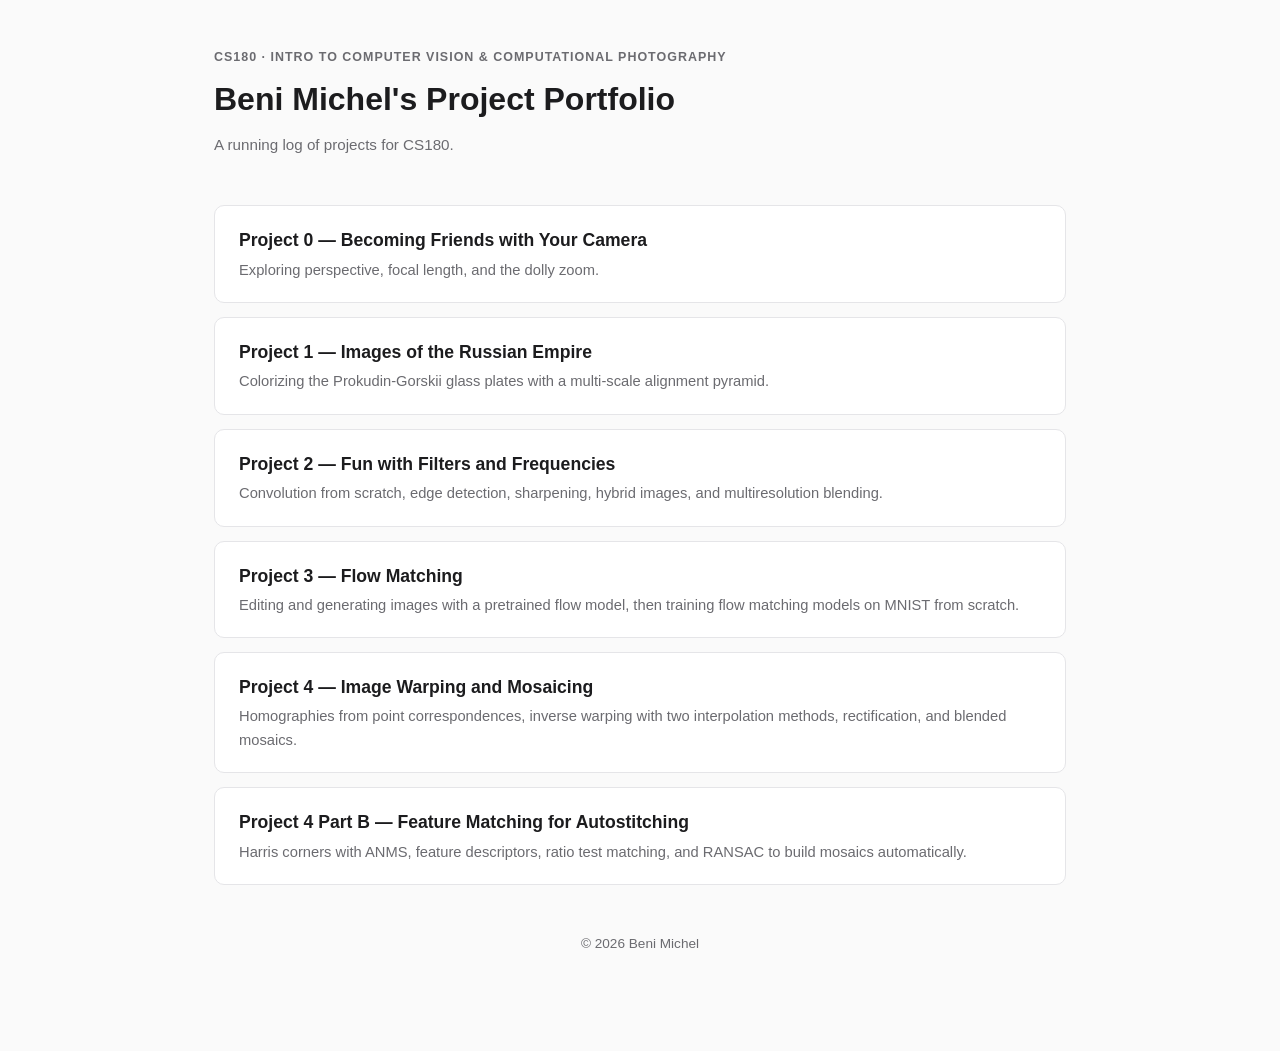
<file: index.html>
<!DOCTYPE html>
<html lang="en">
<head>
  <meta charset="UTF-8">
  <meta name="viewport" content="width=device-width, initial-scale=1.0">
  <title>Beni Michel — CS180 Portfolio</title>
  <link rel="stylesheet" href="style.css">
</head>
<body>
  <div class="wrap">
    <header class="page-header">
      <div class="eyebrow">CS180 · Intro to Computer Vision &amp; Computational Photography</div>
      <h1>Beni Michel's Project Portfolio</h1>
      <div class="meta">A running log of projects for CS180.</div>
    </header>

    <ul class="project-list">
      <li>
        <a href="./proj0/index.html">Project 0 — Becoming Friends with Your Camera</a>
        <div class="desc">Exploring perspective, focal length, and the dolly zoom.</div>
      </li>
      <li>
        <a href="./proj1/index.html">Project 1 — Images of the Russian Empire</a>
        <div class="desc">Colorizing the Prokudin-Gorskii glass plates with a multi-scale alignment pyramid.</div>
      </li>
      <li>
        <a href="./proj2/index.html">Project 2 — Fun with Filters and Frequencies</a>
        <div class="desc">Convolution from scratch, edge detection, sharpening, hybrid images, and multiresolution blending.</div>
      </li>
      <li>
        <a href="./proj3/index.html">Project 3 — Flow Matching</a>
        <div class="desc">Editing and generating images with a pretrained flow model, then training flow matching models on MNIST from scratch.</div>
      </li>
      <li>
        <a href="./proj4/index.html">Project 4 — Image Warping and Mosaicing</a>
        <div class="desc">Homographies from point correspondences, inverse warping with two interpolation methods, rectification, and blended mosaics.</div>
      </li>
      <li>
        <a href="./proj4b/index.html">Project 4 Part B — Feature Matching for Autostitching</a>
        <div class="desc">Harris corners with ANMS, feature descriptors, ratio test matching, and RANSAC to build mosaics automatically.</div>
      </li>
    </ul>

    <footer class="page-footer">
      &copy; 2026 Beni Michel
    </footer>
  </div>
</body>
</html>
</file>
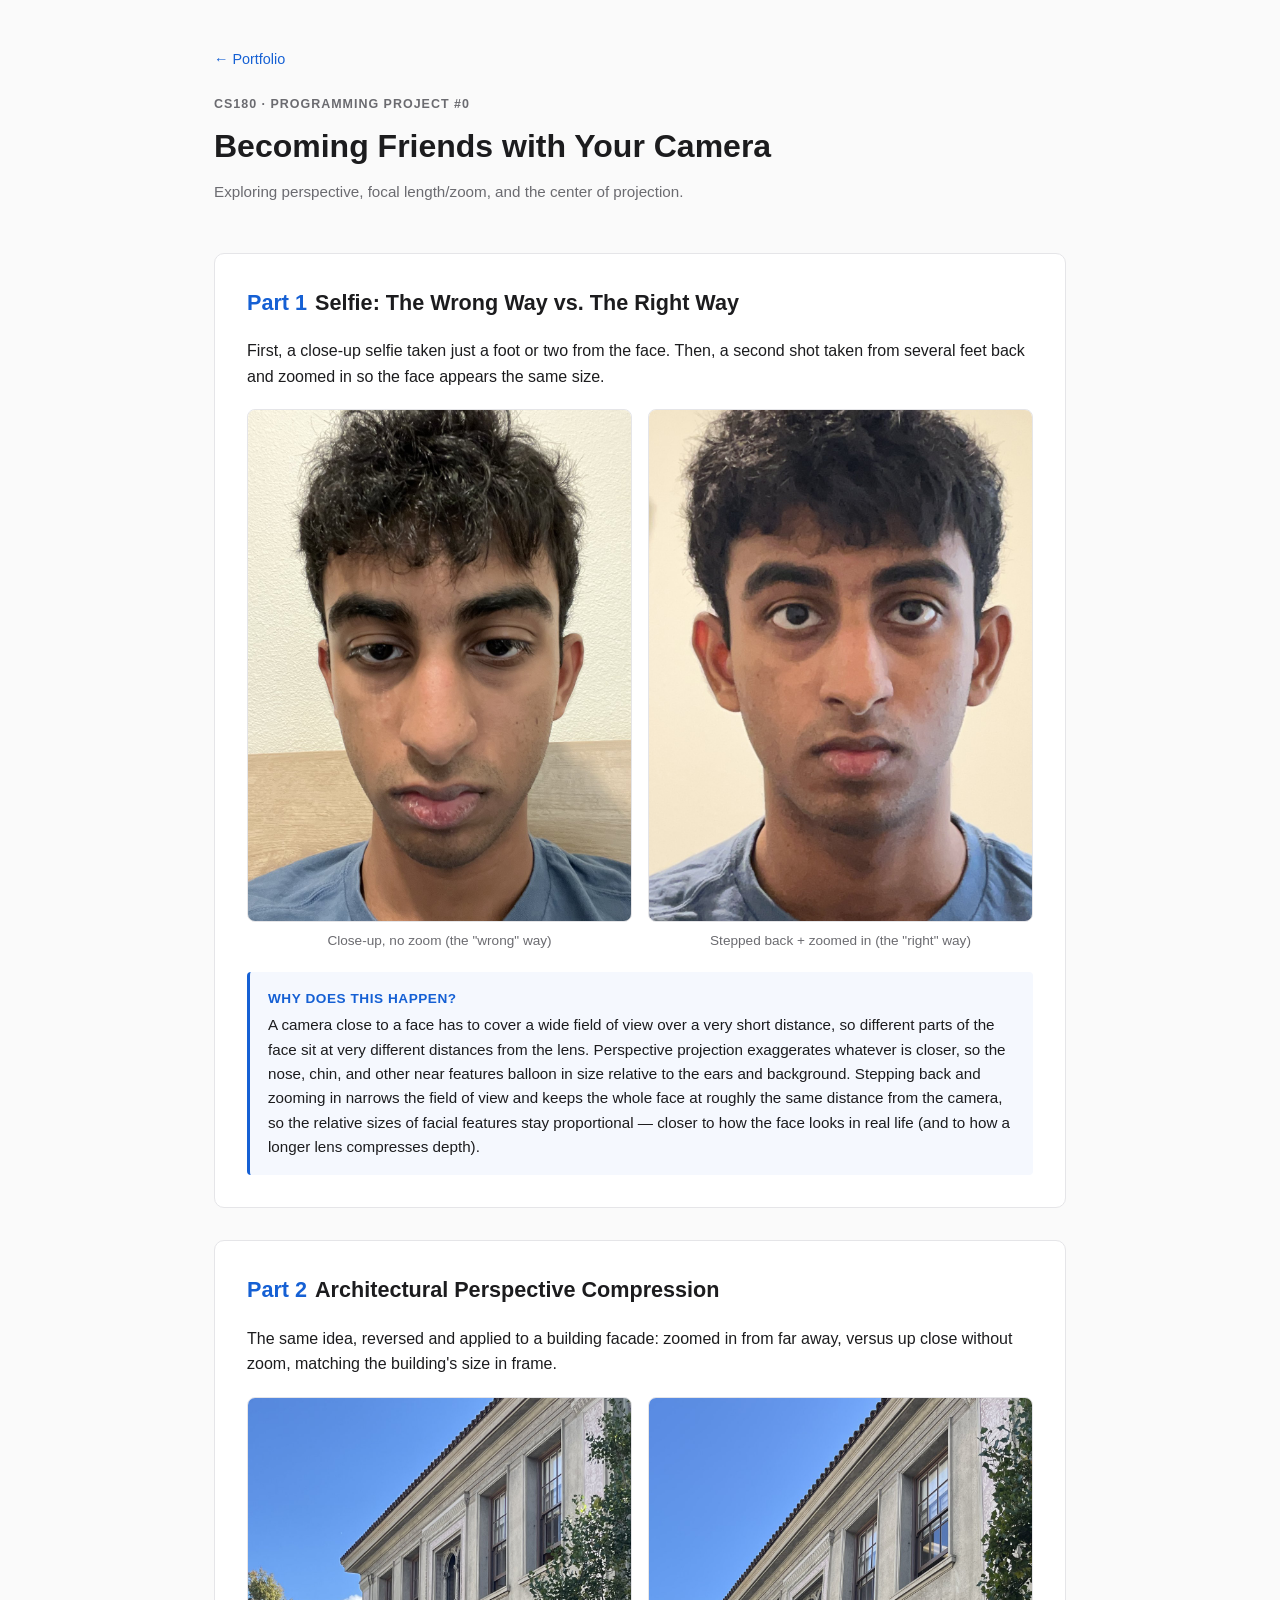
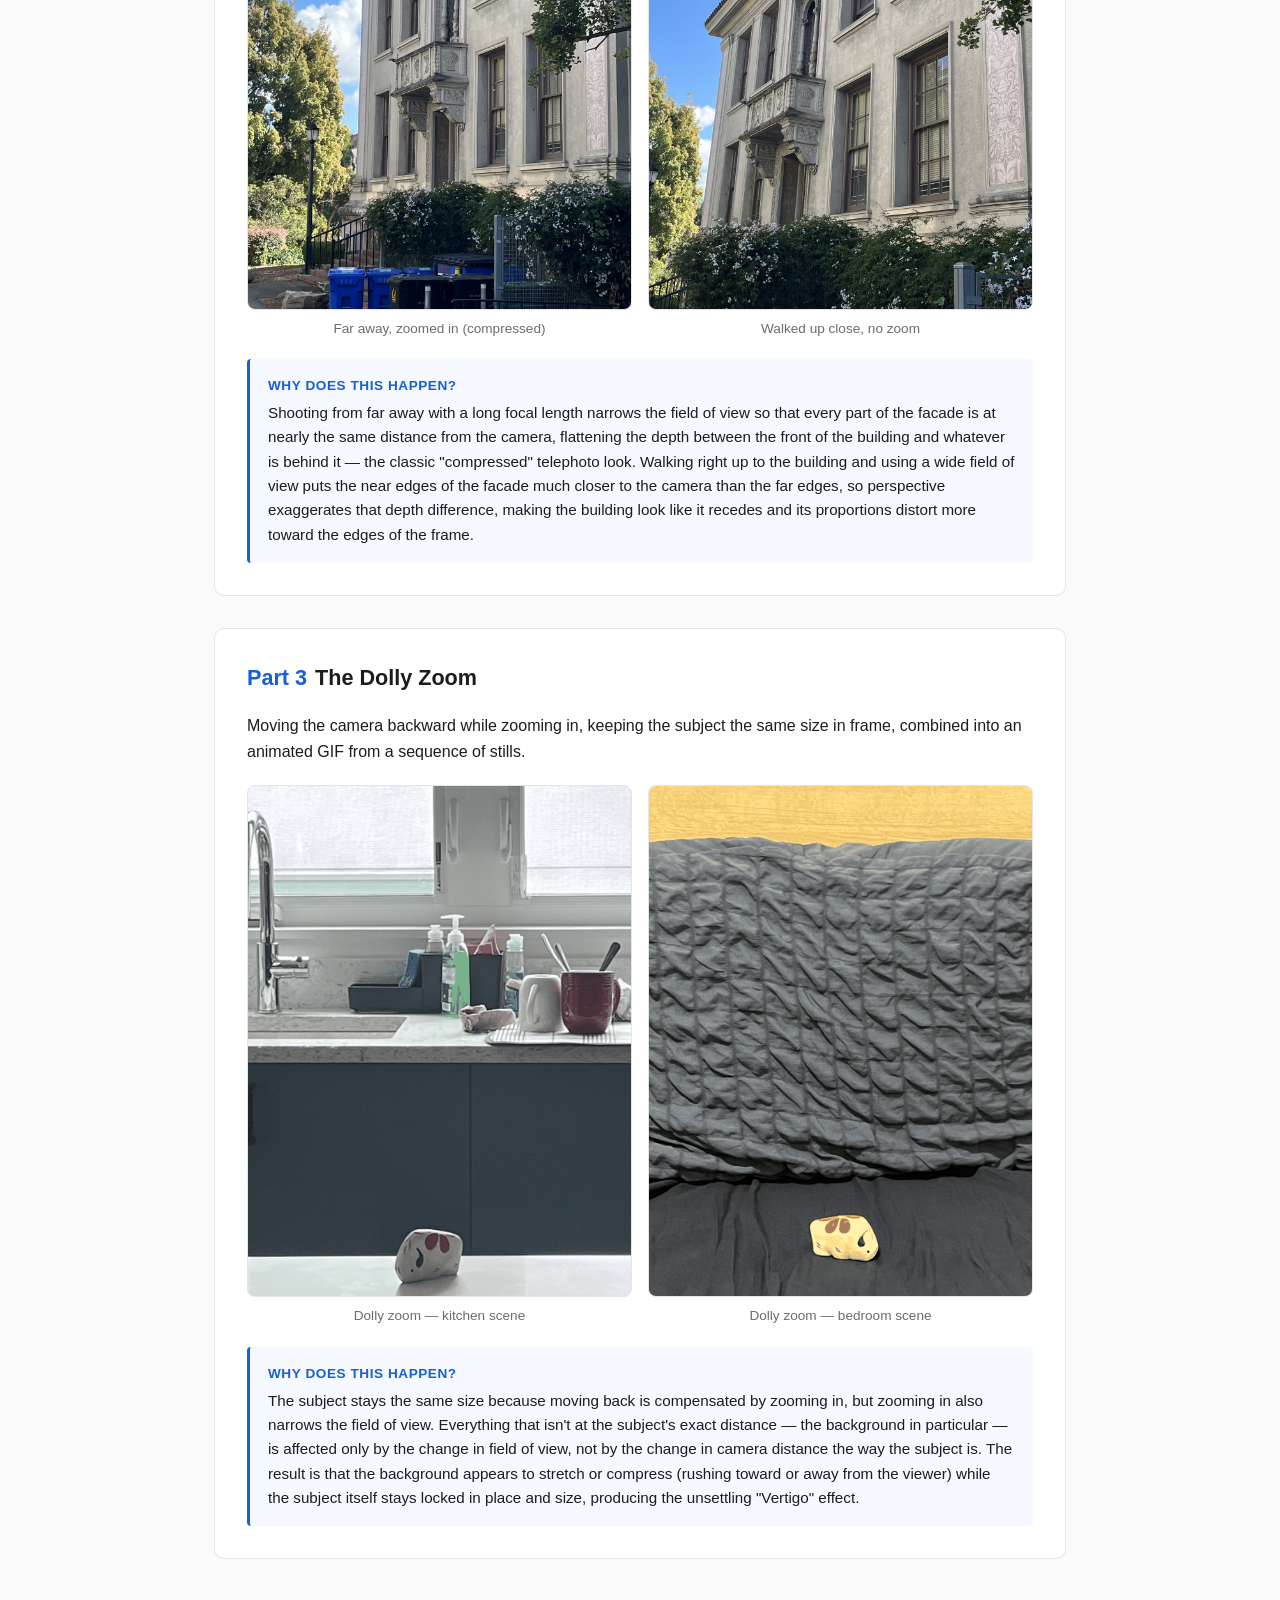
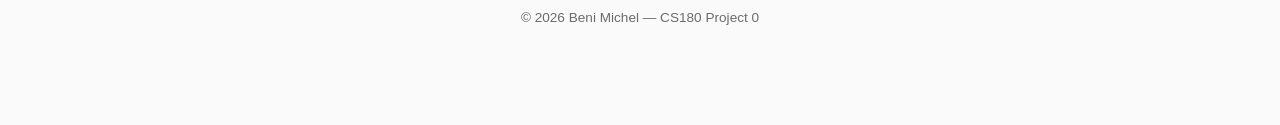
<file: proj0/index.html>
<!DOCTYPE html>
<html lang="en">
<head>
  <meta charset="UTF-8">
  <meta name="viewport" content="width=device-width, initial-scale=1.0">
  <title>Proj0 — Becoming Friends with Your Camera</title>
  <link rel="stylesheet" href="../style.css">
</head>
<body>
  <div class="wrap">
    <nav class="crumbs"><a href="../index.html">&larr; Portfolio</a></nav>

    <header class="page-header">
      <div class="eyebrow">CS180 · Programming Project #0</div>
      <h1>Becoming Friends with Your Camera</h1>
      <div class="meta">Exploring perspective, focal length/zoom, and the center of projection.</div>
    </header>

    <!-- PART 1 -->
    <section class="part" id="part1">
      <h2><span class="part-label">Part 1</span>Selfie: The Wrong Way vs. The Right Way</h2>
      <p>
        First, a close-up selfie taken just a foot or two from the face. Then, a second
        shot taken from several feet back and zoomed in so the face appears the same size.
      </p>
      <div class="figure-row">
        <figure>
          <img src="media/selfie-close.jpeg" alt="Close-up selfie">
          <figcaption>Close-up, no zoom (the "wrong" way)</figcaption>
        </figure>
        <figure>
          <img src="media/selfie-far.jpeg" alt="Stepped-back, zoomed-in selfie">
          <figcaption>Stepped back + zoomed in (the "right" way)</figcaption>
        </figure>
      </div>
      <div class="discuss">
        <strong>Why does this happen?</strong>
        A camera close to a face has to cover a wide field of view over a very short
        distance, so different parts of the face sit at very different distances from
        the lens. Perspective projection exaggerates whatever is closer, so the nose,
        chin, and other near features balloon in size relative to the ears and background.
        Stepping back and zooming in narrows the field of view and keeps the whole face at
        roughly the same distance from the camera, so the relative sizes of facial
        features stay proportional — closer to how the face looks in real life (and to
        how a longer lens compresses depth).
      </div>
    </section>

    <!-- PART 2 -->
    <section class="part" id="part2">
      <h2><span class="part-label">Part 2</span>Architectural Perspective Compression</h2>
      <p>
        The same idea, reversed and applied to a building facade: zoomed in from far
        away, versus up close without zoom, matching the building's size in frame.
      </p>
      <div class="figure-row">
        <figure>
          <img src="media/building-zoomed.jpeg" alt="Building photographed from far away, zoomed in">
          <figcaption>Far away, zoomed in (compressed)</figcaption>
        </figure>
        <figure>
          <img src="media/building-close.jpeg" alt="Building photographed up close, no zoom">
          <figcaption>Walked up close, no zoom</figcaption>
        </figure>
      </div>
      <div class="discuss">
        <strong>Why does this happen?</strong>
        Shooting from far away with a long focal length narrows the field of view so
        that every part of the facade is at nearly the same distance from the camera,
        flattening the depth between the front of the building and whatever is behind
        it — the classic "compressed" telephoto look. Walking right up to the building
        and using a wide field of view puts the near edges of the facade much closer to
        the camera than the far edges, so perspective exaggerates that depth difference,
        making the building look like it recedes and its proportions distort more toward
        the edges of the frame.
      </div>
    </section>

    <!-- PART 3 -->
    <section class="part" id="part3">
      <h2><span class="part-label">Part 3</span>The Dolly Zoom</h2>
      <p>
        Moving the camera backward while zooming in, keeping the subject the same size
        in frame, combined into an animated GIF from a sequence of stills.
      </p>
      <div class="figure-row">
        <figure>
          <img src="media/dollykitchen.gif" alt="Dolly zoom animation, kitchen scene">
          <figcaption>Dolly zoom — kitchen scene</figcaption>
        </figure>
        <figure>
          <img src="media/dolly-zoom-bed.gif" alt="Dolly zoom animation, bedroom scene">
          <figcaption>Dolly zoom — bedroom scene</figcaption>
        </figure>
      </div>
      <div class="discuss">
        <strong>Why does this happen?</strong>
        The subject stays the same size because moving back is compensated by zooming
        in, but zooming in also narrows the field of view. Everything that isn't at the
        subject's exact distance — the background in particular — is affected only by
        the change in field of view, not by the change in camera distance the way the
        subject is. The result is that the background appears to stretch or compress
        (rushing toward or away from the viewer) while the subject itself stays locked
        in place and size, producing the unsettling "Vertigo" effect.
      </div>
    </section>

    <footer class="page-footer">
      &copy; 2026 Beni Michel — CS180 Project 0
    </footer>
  </div>
</body>
</html>
</file>
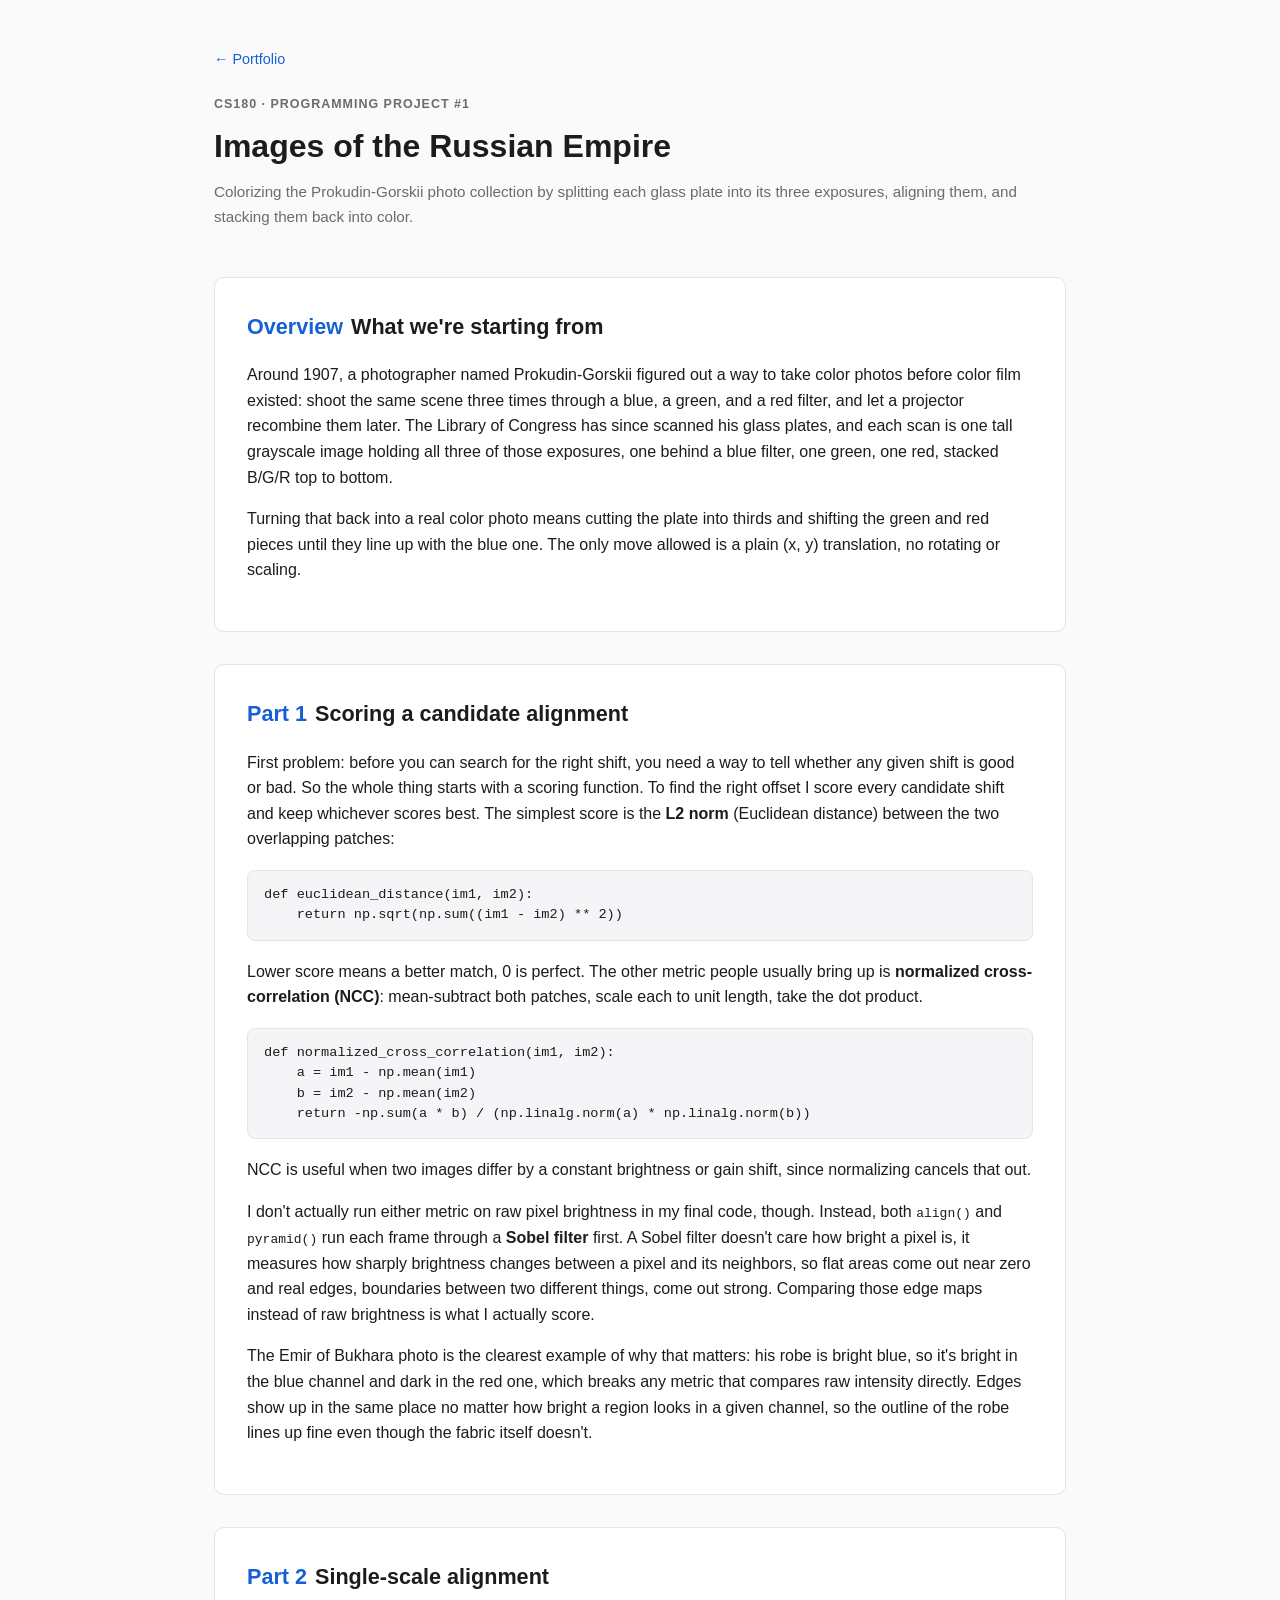
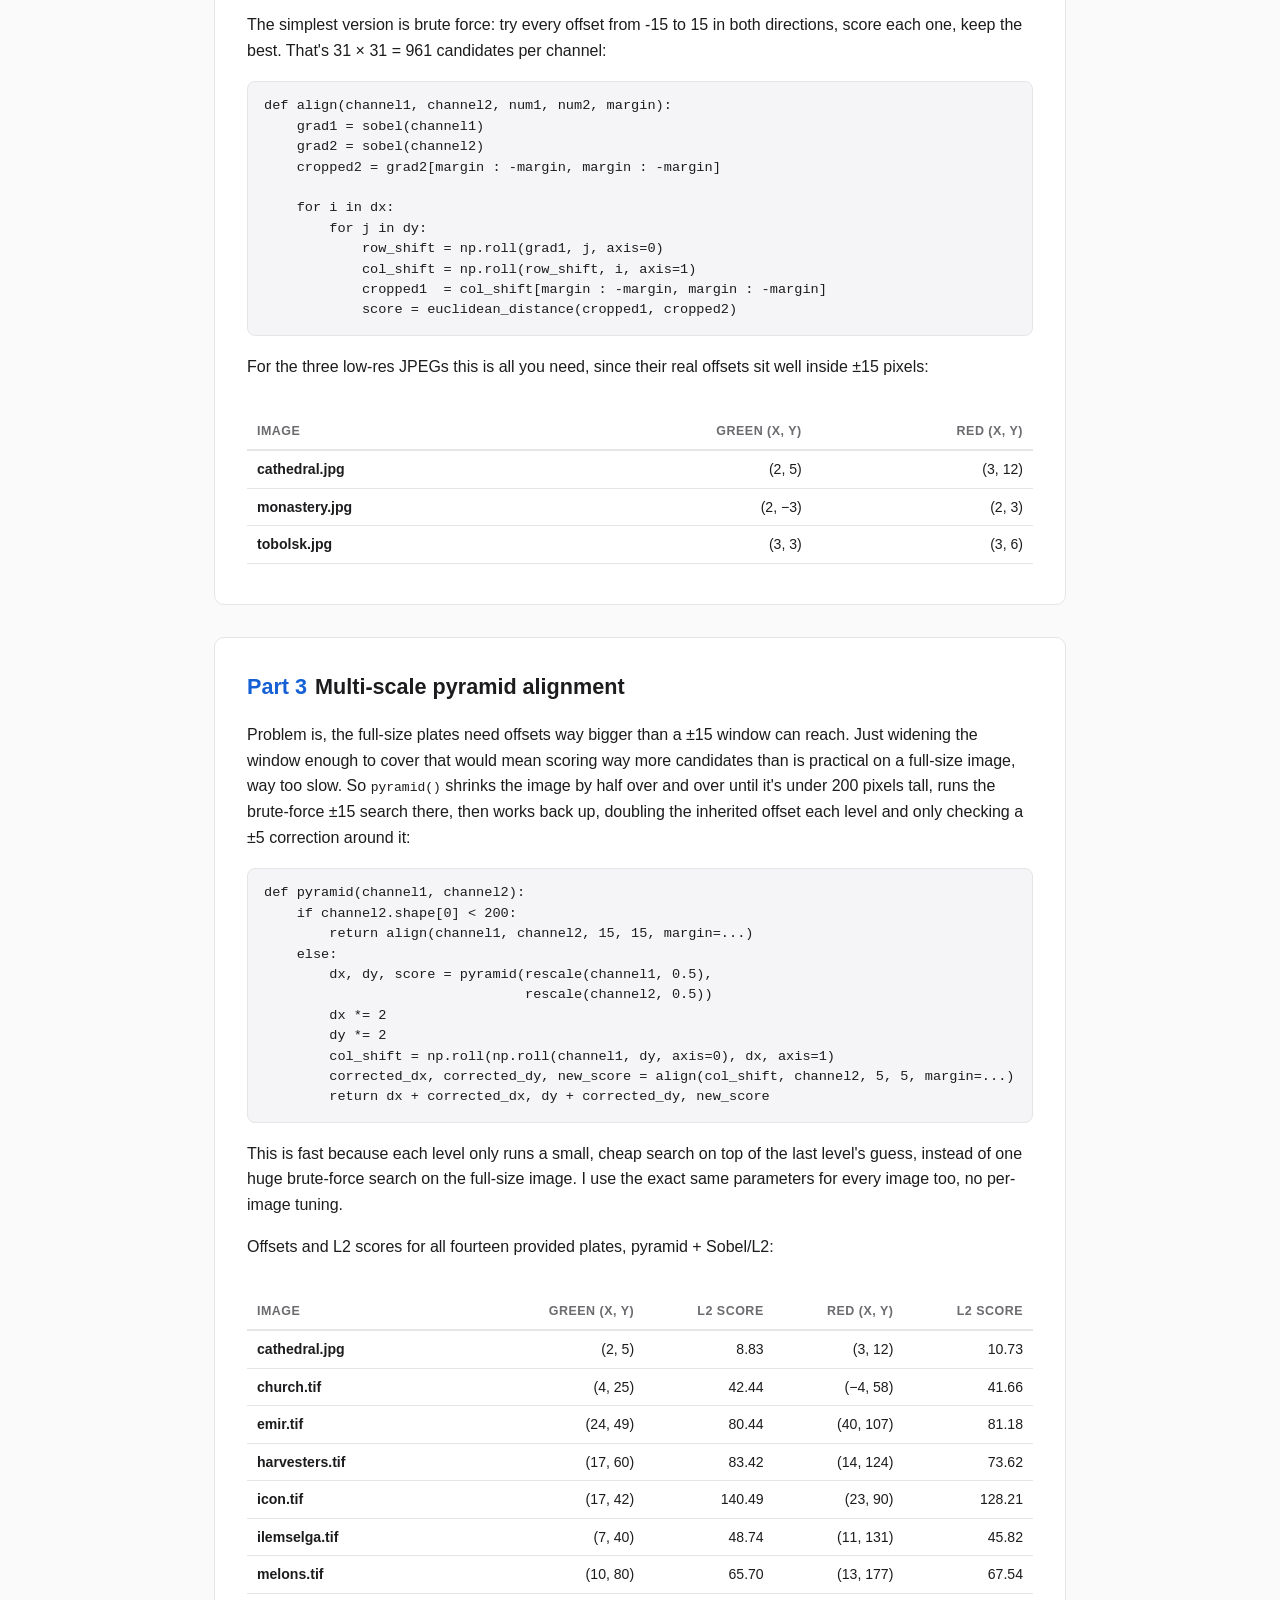
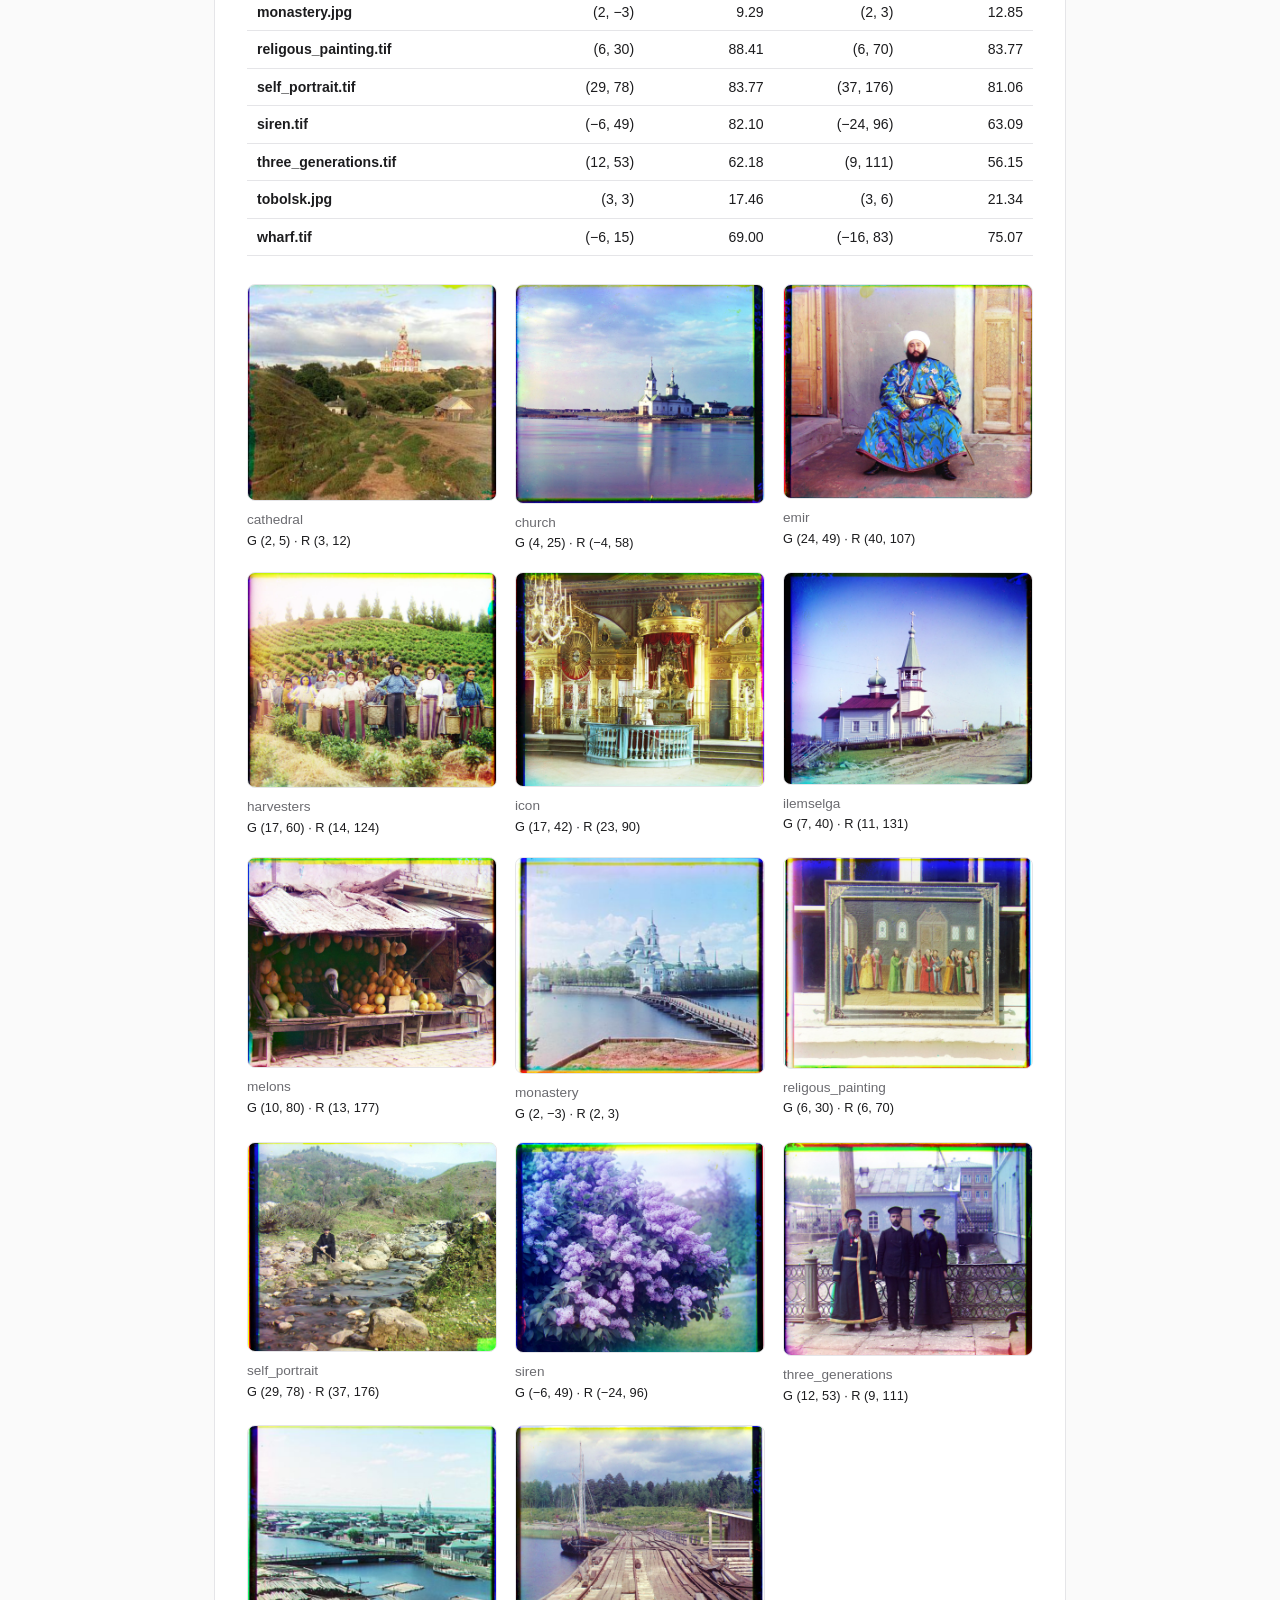
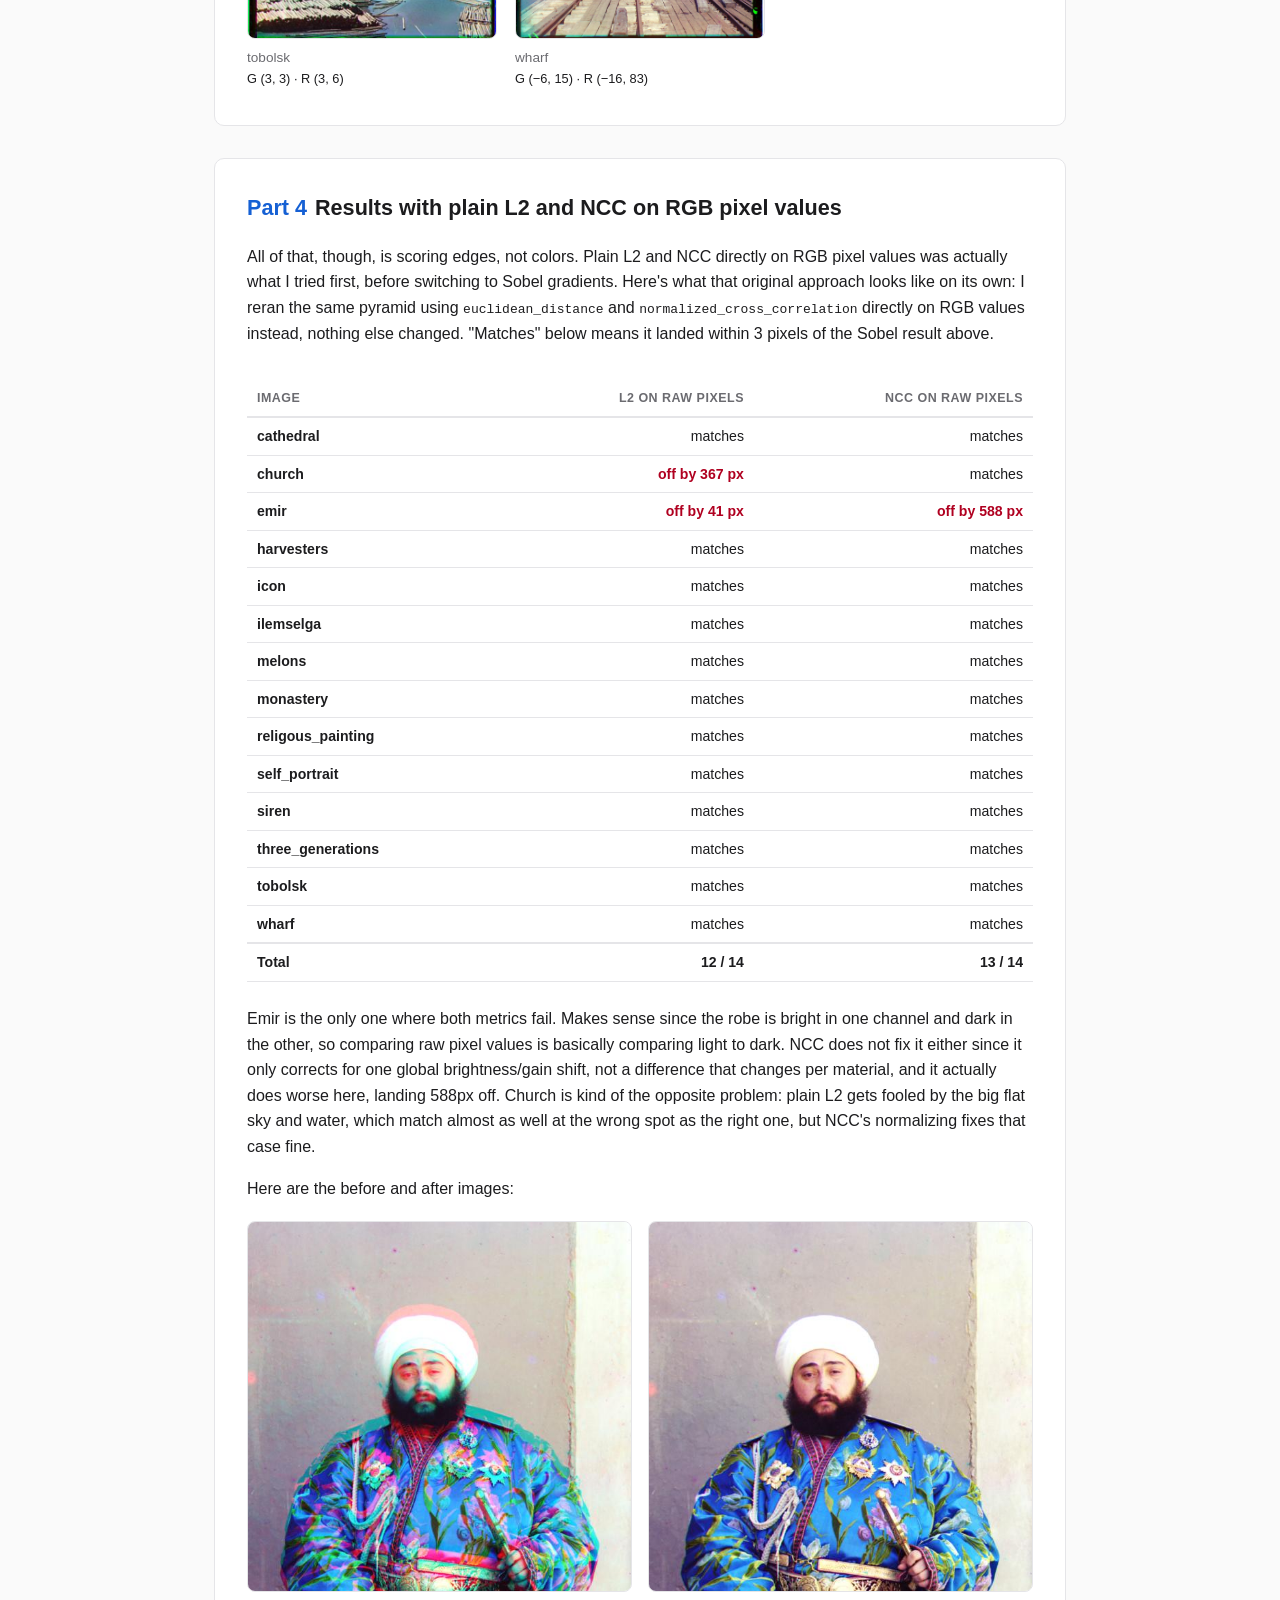
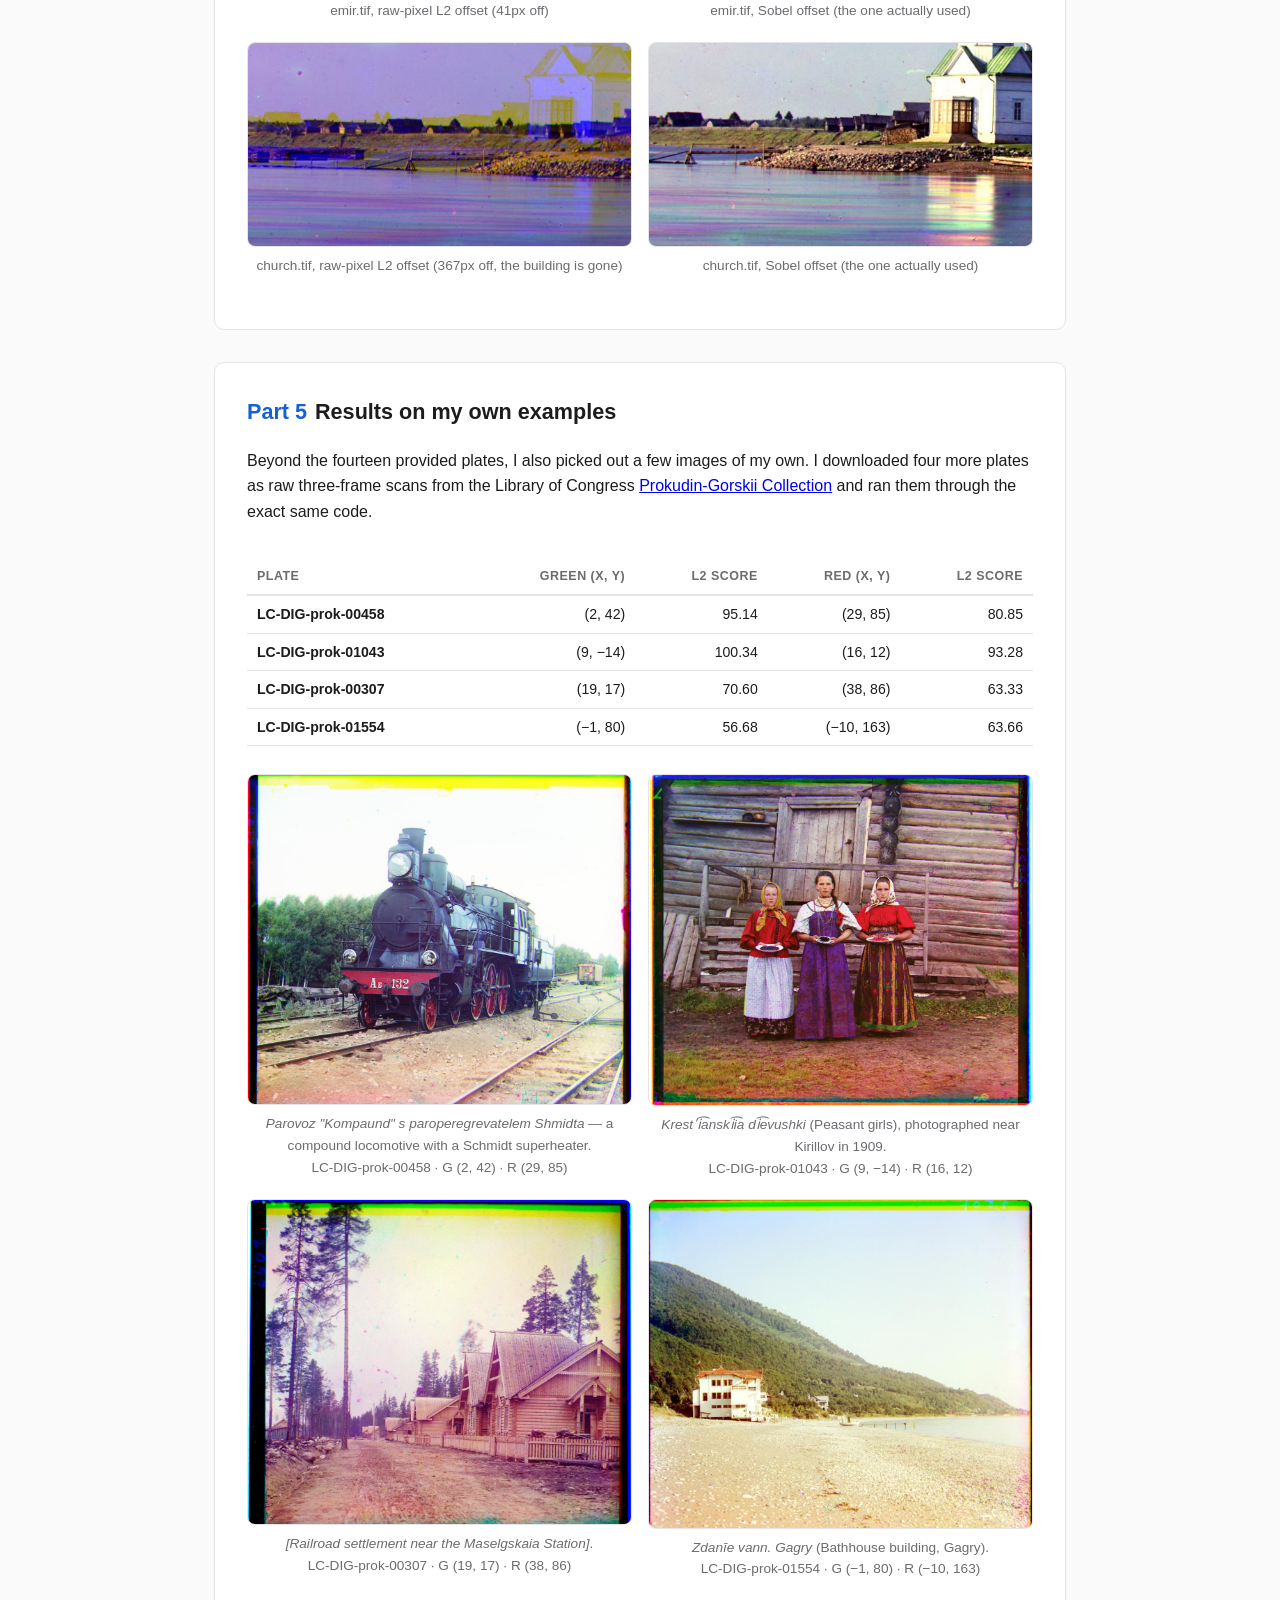
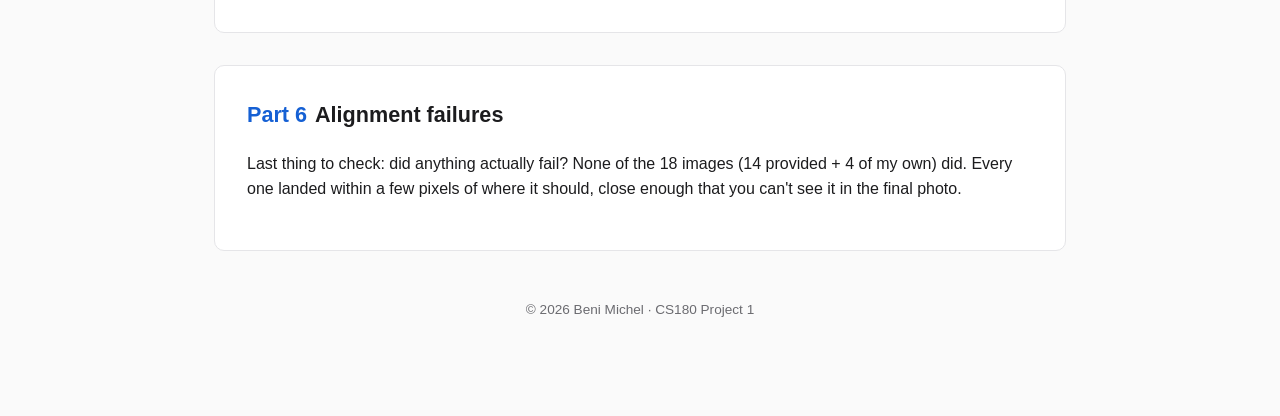
<file: proj1/index.html>
<!DOCTYPE html>
<html lang="en">
<head>
  <meta charset="UTF-8">
  <meta name="viewport" content="width=device-width, initial-scale=1.0">
  <title>Proj1 — Colorizing the Prokudin-Gorskii Photo Collection</title>
  <link rel="stylesheet" href="../style.css">
  <style>
    /* proj1-only additions, kept here so proj0 is untouched */
    table.scores {
      width: 100%;
      border-collapse: collapse;
      font-size: 0.88rem;
      margin: 20px 0 8px;
    }
    table.scores th,
    table.scores td {
      padding: 7px 10px;
      border-bottom: 1px solid var(--border);
      text-align: right;
    }
    table.scores th:first-child,
    table.scores td:first-child {
      text-align: left;
      font-weight: 600;
    }
    table.scores thead th {
      border-bottom: 2px solid var(--border);
      color: var(--muted);
      font-weight: 600;
      font-size: 0.78rem;
      text-transform: uppercase;
      letter-spacing: 0.04em;
    }
    table.scores tbody tr:hover { background: #f7f9fd; }
    table.scores td.num { font-variant-numeric: tabular-nums; }
    .table-scroll { overflow-x: auto; }
    .note {
      font-size: 0.85rem;
      color: var(--muted);
      margin-top: 4px;
    }
    pre.code {
      background: #f5f5f7;
      border: 1px solid var(--border);
      border-radius: 8px;
      padding: 14px 16px;
      overflow-x: auto;
      font-size: 0.85rem;
      line-height: 1.5;
      margin: 18px 0;
    }
    .gallery {
      display: grid;
      grid-template-columns: repeat(auto-fill, minmax(240px, 1fr));
      gap: 18px;
      margin: 20px 0 4px;
    }
    .gallery figure { margin: 0; }
    .gallery figcaption { text-align: left; }
    .gallery .off {
      display: block;
      font-variant-numeric: tabular-nums;
      color: var(--text);
      font-size: 0.8rem;
    }
  </style>
</head>
<body>
  <div class="wrap">
    <nav class="crumbs"><a href="../index.html">&larr; Portfolio</a></nav>

    <header class="page-header">
      <div class="eyebrow">CS180 · Programming Project #1</div>
      <h1>Images of the Russian Empire</h1>
      <div class="meta">
        Colorizing the Prokudin-Gorskii photo collection by splitting each glass plate into
        its three exposures, aligning them, and stacking them back into color.
      </div>
    </header>

    <!-- ================= OVERVIEW ================= -->
    <section class="part" id="overview">
      <h2><span class="part-label">Overview</span>What we're starting from</h2>
      <p>
        Around 1907, a photographer named Prokudin-Gorskii figured out a way to take color
        photos before color film existed: shoot the same scene three times through a blue,
        a green, and a red filter, and let a projector recombine them later. The Library of
        Congress has since scanned his glass plates, and each scan is one tall grayscale image
        holding all three of those exposures, one behind a blue filter, one green, one red,
        stacked B/G/R top to bottom.
      </p>
      <p>
        Turning that back into a real color photo means cutting the plate into thirds and
        shifting the green and red pieces until they line up with the blue one. The only move
        allowed is a plain (x, y) translation, no rotating or scaling.
      </p>
    </section>

    <!-- ================= METRICS ================= -->
    <section class="part" id="metric">
      <h2><span class="part-label">Part 1</span>Scoring a candidate alignment</h2>
      <p>
        First problem: before you can search for the right shift, you need a way to tell
        whether any given shift is good or bad. So the whole thing starts with a scoring
        function. To find the right offset I score every candidate shift and keep whichever
        scores best.
        The simplest score is the <strong>L2 norm</strong> (Euclidean distance) between the two
        overlapping patches:
      </p>
      <pre class="code">def euclidean_distance(im1, im2):
    return np.sqrt(np.sum((im1 - im2) ** 2))</pre>
      <p>
        Lower score means a better match, 0 is perfect. The other metric people usually bring
        up is <strong>normalized cross-correlation (NCC)</strong>: mean-subtract both patches,
        scale each to unit length, take the dot product.
      </p>
      <pre class="code">def normalized_cross_correlation(im1, im2):
    a = im1 - np.mean(im1)
    b = im2 - np.mean(im2)
    return -np.sum(a * b) / (np.linalg.norm(a) * np.linalg.norm(b))</pre>
      <p>
        NCC is useful when two images differ by a constant brightness or gain shift, since
        normalizing cancels that out.
      </p>
      <p>
        I don't actually run either metric on raw pixel brightness in my final code, though.
        Instead, both <code>align()</code> and <code>pyramid()</code> run each frame through a
        <strong>Sobel filter</strong> first. A Sobel filter doesn't care how bright a pixel is,
        it measures how sharply brightness changes between a pixel and its neighbors, so flat
        areas come out near zero and real edges, boundaries between two different things, come
        out strong. Comparing those edge maps instead of raw brightness is what I actually
        score.
      </p>
      <p>
        The Emir of Bukhara photo is the clearest example of why that matters: his robe is
        bright blue, so it's bright in the blue channel and dark in the red one, which breaks
        any metric that compares raw intensity directly. Edges show up in the same place no
        matter how bright a region looks in a given channel, so the outline of the robe lines
        up fine even though the fabric itself doesn't.
      </p>
    </section>

    <!-- ================= SINGLE SCALE ================= -->
    <section class="part" id="singlescale">
      <h2><span class="part-label">Part 2</span>Single-scale alignment</h2>
      <p>
        The simplest version is brute force: try every offset from -15 to 15 in both directions,
        score each one, keep the best. That's 31 &times; 31 = 961 candidates per channel:
      </p>
      <pre class="code">def align(channel1, channel2, num1, num2, margin):
    grad1 = sobel(channel1)
    grad2 = sobel(channel2)
    cropped2 = grad2[margin : -margin, margin : -margin]

    for i in dx:
        for j in dy:
            row_shift = np.roll(grad1, j, axis=0)
            col_shift = np.roll(row_shift, i, axis=1)
            cropped1  = col_shift[margin : -margin, margin : -margin]
            score = euclidean_distance(cropped1, cropped2)</pre>
      <p>
        For the three low-res JPEGs this is all you need, since their real offsets sit well
        inside &plusmn;15 pixels:
      </p>
      <div class="table-scroll">
        <table class="scores">
          <thead>
            <tr>
              <th>Image</th>
              <th>Green (x, y)</th>
              <th>Red (x, y)</th>
            </tr>
          </thead>
          <tbody>
            <tr><td>cathedral.jpg</td><td class="num">(2, 5)</td><td class="num">(3, 12)</td></tr>
            <tr><td>monastery.jpg</td><td class="num">(2, &minus;3)</td><td class="num">(2, 3)</td></tr>
            <tr><td>tobolsk.jpg</td><td class="num">(3, 3)</td><td class="num">(3, 6)</td></tr>
          </tbody>
        </table>
      </div>
    </section>

    <!-- ================= PYRAMID ================= -->
    <section class="part" id="pyramid">
      <h2><span class="part-label">Part 3</span>Multi-scale pyramid alignment</h2>
      <p>
        Problem is, the full-size plates need offsets way bigger than a &plusmn;15 window can
        reach. Just widening the window enough to cover that would mean scoring way more
        candidates than is practical on a full-size image, way too slow. So
        <code>pyramid()</code> shrinks the image by half over and over until it's under 200
        pixels tall, runs the brute-force &plusmn;15 search there, then works back up, doubling
        the inherited offset each level and only checking a &plusmn;5 correction around it:
      </p>
      <pre class="code">def pyramid(channel1, channel2):
    if channel2.shape[0] &lt; 200:
        return align(channel1, channel2, 15, 15, margin=...)
    else:
        dx, dy, score = pyramid(rescale(channel1, 0.5),
                                rescale(channel2, 0.5))
        dx *= 2
        dy *= 2
        col_shift = np.roll(np.roll(channel1, dy, axis=0), dx, axis=1)
        corrected_dx, corrected_dy, new_score = align(col_shift, channel2, 5, 5, margin=...)
        return dx + corrected_dx, dy + corrected_dy, new_score</pre>
      <p>
        This is fast because each level only runs a small, cheap search on top of the last
        level's guess, instead of one huge brute-force search on the full-size image. I use
        the exact same parameters for every image too, no per-image tuning.
      </p>
      <p>
        Offsets and L2 scores for all fourteen provided plates, pyramid + Sobel/L2:
      </p>
      <div class="table-scroll">
        <table class="scores">
          <thead>
            <tr>
              <th>Image</th>
              <th>Green (x, y)</th>
              <th>L2 score</th>
              <th>Red (x, y)</th>
              <th>L2 score</th>
            </tr>
          </thead>
          <tbody>
            <tr><td>cathedral.jpg</td><td class="num">(2, 5)</td><td class="num">8.83</td><td class="num">(3, 12)</td><td class="num">10.73</td></tr>
            <tr><td>church.tif</td><td class="num">(4, 25)</td><td class="num">42.44</td><td class="num">(&minus;4, 58)</td><td class="num">41.66</td></tr>
            <tr><td>emir.tif</td><td class="num">(24, 49)</td><td class="num">80.44</td><td class="num">(40, 107)</td><td class="num">81.18</td></tr>
            <tr><td>harvesters.tif</td><td class="num">(17, 60)</td><td class="num">83.42</td><td class="num">(14, 124)</td><td class="num">73.62</td></tr>
            <tr><td>icon.tif</td><td class="num">(17, 42)</td><td class="num">140.49</td><td class="num">(23, 90)</td><td class="num">128.21</td></tr>
            <tr><td>ilemselga.tif</td><td class="num">(7, 40)</td><td class="num">48.74</td><td class="num">(11, 131)</td><td class="num">45.82</td></tr>
            <tr><td>melons.tif</td><td class="num">(10, 80)</td><td class="num">65.70</td><td class="num">(13, 177)</td><td class="num">67.54</td></tr>
            <tr><td>monastery.jpg</td><td class="num">(2, &minus;3)</td><td class="num">9.29</td><td class="num">(2, 3)</td><td class="num">12.85</td></tr>
            <tr><td>religous_painting.tif</td><td class="num">(6, 30)</td><td class="num">88.41</td><td class="num">(6, 70)</td><td class="num">83.77</td></tr>
            <tr><td>self_portrait.tif</td><td class="num">(29, 78)</td><td class="num">83.77</td><td class="num">(37, 176)</td><td class="num">81.06</td></tr>
            <tr><td>siren.tif</td><td class="num">(&minus;6, 49)</td><td class="num">82.10</td><td class="num">(&minus;24, 96)</td><td class="num">63.09</td></tr>
            <tr><td>three_generations.tif</td><td class="num">(12, 53)</td><td class="num">62.18</td><td class="num">(9, 111)</td><td class="num">56.15</td></tr>
            <tr><td>tobolsk.jpg</td><td class="num">(3, 3)</td><td class="num">17.46</td><td class="num">(3, 6)</td><td class="num">21.34</td></tr>
            <tr><td>wharf.tif</td><td class="num">(&minus;6, 15)</td><td class="num">69.00</td><td class="num">(&minus;16, 83)</td><td class="num">75.07</td></tr>
          </tbody>
        </table>
      </div>

      <div class="gallery">
        <figure><img src="media/results/cathedral.jpg" alt="cathedral colorized"><figcaption>cathedral<span class="off">G (2, 5) · R (3, 12)</span></figcaption></figure>
        <figure><img src="media/results/church.jpg" alt="church colorized"><figcaption>church<span class="off">G (4, 25) · R (&minus;4, 58)</span></figcaption></figure>
        <figure><img src="media/results/emir.jpg" alt="emir colorized"><figcaption>emir<span class="off">G (24, 49) · R (40, 107)</span></figcaption></figure>
        <figure><img src="media/results/harvesters.jpg" alt="harvesters colorized"><figcaption>harvesters<span class="off">G (17, 60) · R (14, 124)</span></figcaption></figure>
        <figure><img src="media/results/icon.jpg" alt="icon colorized"><figcaption>icon<span class="off">G (17, 42) · R (23, 90)</span></figcaption></figure>
        <figure><img src="media/results/ilemselga.jpg" alt="ilemselga colorized"><figcaption>ilemselga<span class="off">G (7, 40) · R (11, 131)</span></figcaption></figure>
        <figure><img src="media/results/melons.jpg" alt="melons colorized"><figcaption>melons<span class="off">G (10, 80) · R (13, 177)</span></figcaption></figure>
        <figure><img src="media/results/monastery.jpg" alt="monastery colorized"><figcaption>monastery<span class="off">G (2, &minus;3) · R (2, 3)</span></figcaption></figure>
        <figure><img src="media/results/religous_painting.jpg" alt="religious painting colorized"><figcaption>religous_painting<span class="off">G (6, 30) · R (6, 70)</span></figcaption></figure>
        <figure><img src="media/results/self_portrait.jpg" alt="self portrait colorized"><figcaption>self_portrait<span class="off">G (29, 78) · R (37, 176)</span></figcaption></figure>
        <figure><img src="media/results/siren.jpg" alt="siren colorized"><figcaption>siren<span class="off">G (&minus;6, 49) · R (&minus;24, 96)</span></figcaption></figure>
        <figure><img src="media/results/three_generations.jpg" alt="three generations colorized"><figcaption>three_generations<span class="off">G (12, 53) · R (9, 111)</span></figcaption></figure>
        <figure><img src="media/results/tobolsk.jpg" alt="tobolsk colorized"><figcaption>tobolsk<span class="off">G (3, 3) · R (3, 6)</span></figcaption></figure>
        <figure><img src="media/results/wharf.jpg" alt="wharf colorized"><figcaption>wharf<span class="off">G (&minus;6, 15) · R (&minus;16, 83)</span></figcaption></figure>
      </div>
    </section>

    <!-- ================= L2/NCC ON RAW PIXELS ================= -->
    <section class="part" id="rawpixels">
      <h2><span class="part-label">Part 4</span>Results with plain L2 and NCC on RGB pixel values</h2>
      <p>
        All of that, though, is scoring edges, not colors. Plain L2 and NCC directly on RGB
        pixel values was actually what I tried first, before switching to Sobel gradients.
        Here's what that original approach looks like on its own: I reran the same pyramid
        using <code>euclidean_distance</code> and <code>normalized_cross_correlation</code>
        directly on RGB values instead, nothing else changed. "Matches" below means it landed
        within 3 pixels of the Sobel result above.
      </p>
      <div class="table-scroll">
        <table class="scores">
          <thead>
            <tr>
              <th>Image</th>
              <th>L2 on raw pixels</th>
              <th>NCC on raw pixels</th>
            </tr>
          </thead>
          <tbody>
            <tr><td>cathedral</td><td class="num">matches</td><td class="num">matches</td></tr>
            <tr><td>church</td><td class="num" style="color:#b00020"><strong>off by 367 px</strong></td><td class="num">matches</td></tr>
            <tr><td>emir</td><td class="num" style="color:#b00020"><strong>off by 41 px</strong></td><td class="num" style="color:#b00020"><strong>off by 588 px</strong></td></tr>
            <tr><td>harvesters</td><td class="num">matches</td><td class="num">matches</td></tr>
            <tr><td>icon</td><td class="num">matches</td><td class="num">matches</td></tr>
            <tr><td>ilemselga</td><td class="num">matches</td><td class="num">matches</td></tr>
            <tr><td>melons</td><td class="num">matches</td><td class="num">matches</td></tr>
            <tr><td>monastery</td><td class="num">matches</td><td class="num">matches</td></tr>
            <tr><td>religous_painting</td><td class="num">matches</td><td class="num">matches</td></tr>
            <tr><td>self_portrait</td><td class="num">matches</td><td class="num">matches</td></tr>
            <tr><td>siren</td><td class="num">matches</td><td class="num">matches</td></tr>
            <tr><td>three_generations</td><td class="num">matches</td><td class="num">matches</td></tr>
            <tr><td>tobolsk</td><td class="num">matches</td><td class="num">matches</td></tr>
            <tr><td>wharf</td><td class="num">matches</td><td class="num">matches</td></tr>
            <tr style="border-top:2px solid var(--border)">
              <td><strong>Total</strong></td>
              <td class="num"><strong>12 / 14</strong></td>
              <td class="num"><strong>13 / 14</strong></td>
            </tr>
          </tbody>
        </table>
      </div>
      <p>
        Emir is the only one where both metrics fail. Makes sense since the robe is bright in
        one channel and dark in the other, so comparing raw pixel values is basically comparing
        light to dark. NCC does not fix it either since it only corrects for one global
        brightness/gain shift, not a difference that changes per material, and it actually
        does worse here, landing
        588px off. Church is kind of the opposite problem: plain L2 gets fooled by the big flat
        sky and water, which match almost as well at the wrong spot as the right one, but NCC's
        normalizing fixes that case fine.
      </p>
      <p>
        Here are the before and after images:
      </p>
      <div class="figure-row">
        <figure>
          <img src="media/compare/emir_rawpixel.jpg" alt="Emir colorized with the raw-pixel L2 offset, showing heavy color fringing">
          <figcaption>emir.tif, raw-pixel L2 offset (41px off)</figcaption>
        </figure>
        <figure>
          <img src="media/compare/emir_sobel.jpg" alt="Emir colorized with the Sobel offset, sharp with no fringing">
          <figcaption>emir.tif, Sobel offset (the one actually used)</figcaption>
        </figure>
      </div>
      <div class="figure-row">
        <figure>
          <img src="media/compare/church_rawpixel.jpg" alt="Church colorized with the raw-pixel L2 offset; the church building is smeared into the background and unrecognizable">
          <figcaption>church.tif, raw-pixel L2 offset (367px off, the building is gone)</figcaption>
        </figure>
        <figure>
          <img src="media/compare/church_sobel.jpg" alt="Church colorized with the Sobel offset, the church building is sharp and clearly visible">
          <figcaption>church.tif, Sobel offset (the one actually used)</figcaption>
        </figure>
      </div>
    </section>

    <!-- ================= OWN PICKS ================= -->
    <section class="part" id="ownpicks">
      <h2><span class="part-label">Part 5</span>Results on my own examples</h2>
      <p>
        Beyond the fourteen provided plates, I also picked out a few images of my own. I
        downloaded four more plates as raw three-frame scans from the Library of Congress
        <a href="https://www.loc.gov/collections/prokudin-gorskii/">Prokudin-Gorskii Collection</a>
        and ran them through the exact same code.
      </p>
      <div class="table-scroll">
        <table class="scores">
          <thead>
            <tr>
              <th>Plate</th>
              <th>Green (x, y)</th>
              <th>L2 score</th>
              <th>Red (x, y)</th>
              <th>L2 score</th>
            </tr>
          </thead>
          <tbody>
            <tr><td>LC-DIG-prok-00458</td><td class="num">(2, 42)</td><td class="num">95.14</td><td class="num">(29, 85)</td><td class="num">80.85</td></tr>
            <tr><td>LC-DIG-prok-01043</td><td class="num">(9, &minus;14)</td><td class="num">100.34</td><td class="num">(16, 12)</td><td class="num">93.28</td></tr>
            <tr><td>LC-DIG-prok-00307</td><td class="num">(19, 17)</td><td class="num">70.60</td><td class="num">(38, 86)</td><td class="num">63.33</td></tr>
            <tr><td>LC-DIG-prok-01554</td><td class="num">(&minus;1, 80)</td><td class="num">56.68</td><td class="num">(&minus;10, 163)</td><td class="num">63.66</td></tr>
          </tbody>
        </table>
      </div>

      <div class="figure-row">
        <figure>
          <img src="media/results/loc_00458.jpg" alt="Steam locomotive on a railway line">
          <figcaption>
            <em>Parovoz "Kompaund" s paroperegrevatelem Shmidta</em> — a compound locomotive
            with a Schmidt superheater.<br>LC-DIG-prok-00458 · G (2, 42) · R (29, 85)
          </figcaption>
        </figure>
        <figure>
          <img src="media/results/loc_01043.jpg" alt="Three young women holding dishes of berries outside a timber building">
          <figcaption>
            <em>Krestʹi&#x0361;anski&#x0361;ia di&#x0361;evushki</em> (Peasant girls), photographed
            near Kirillov in 1909.<br>LC-DIG-prok-01043 · G (9, &minus;14) · R (16, 12)
          </figcaption>
        </figure>
      </div>
      <div class="figure-row">
        <figure>
          <img src="media/results/loc_00307.jpg" alt="Village street of timber houses among tall pines">
          <figcaption>
            <em>[Railroad settlement near the Maselgskaia Station]</em>.<br>LC-DIG-prok-00307 ·
            G (19, 17) · R (38, 86)
          </figcaption>
        </figure>
        <figure>
          <img src="media/results/loc_01554.jpg" alt="White building above a shingle beach beneath a wooded ridge">
          <figcaption>
            <em>Zdanīe vann. Gagry</em> (Bathhouse building, Gagry).<br>LC-DIG-prok-01554 ·
            G (&minus;1, 80) · R (&minus;10, 163)
          </figcaption>
        </figure>
      </div>
    </section>

    <!-- ================= FAILURES ================= -->
    <section class="part" id="failures">
      <h2><span class="part-label">Part 6</span>Alignment failures</h2>
      <p>
        Last thing to check: did anything actually fail? None of the 18 images (14 provided +
        4 of my own) did. Every one landed within a few pixels of where it should, close enough
        that you can't see it in the final photo.
      </p>
    </section>

    <footer class="page-footer">
      &copy; 2026 Beni Michel · CS180 Project 1
    </footer>
  </div>
</body>
</html>
</file>
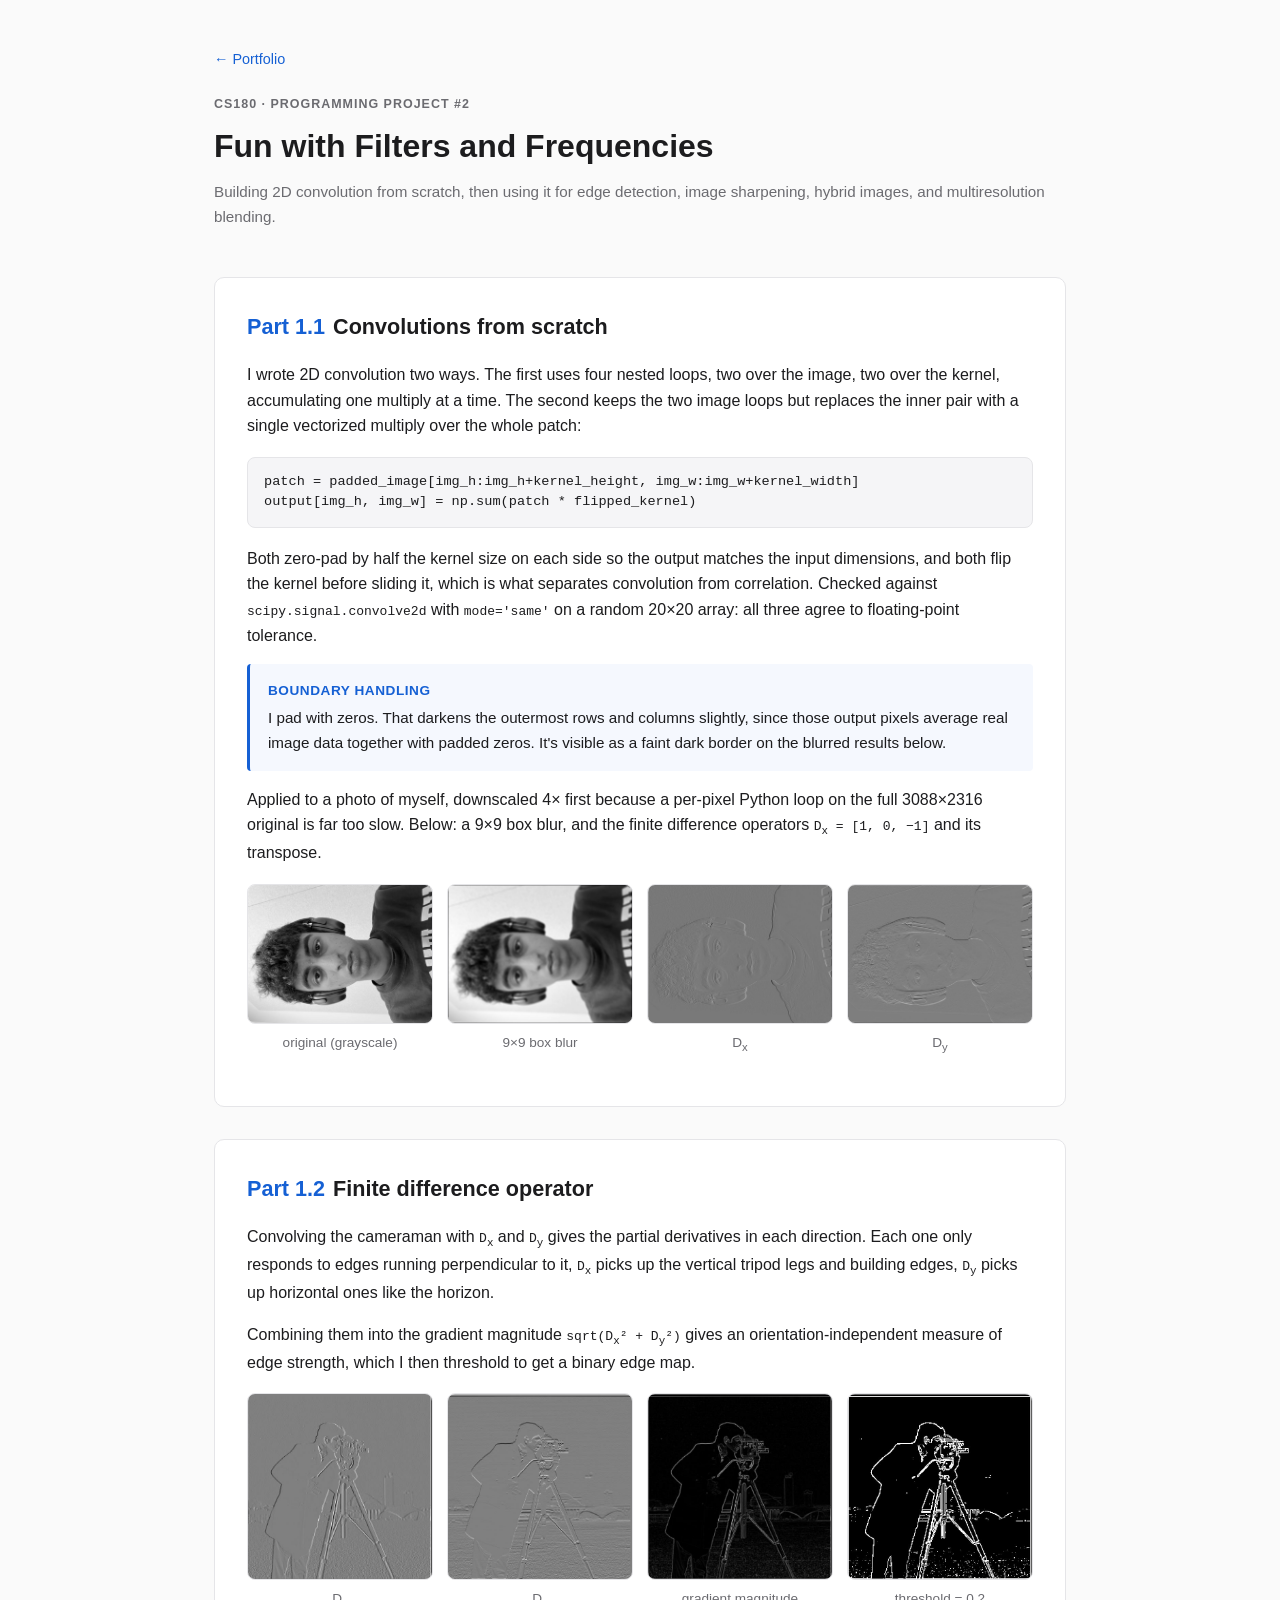
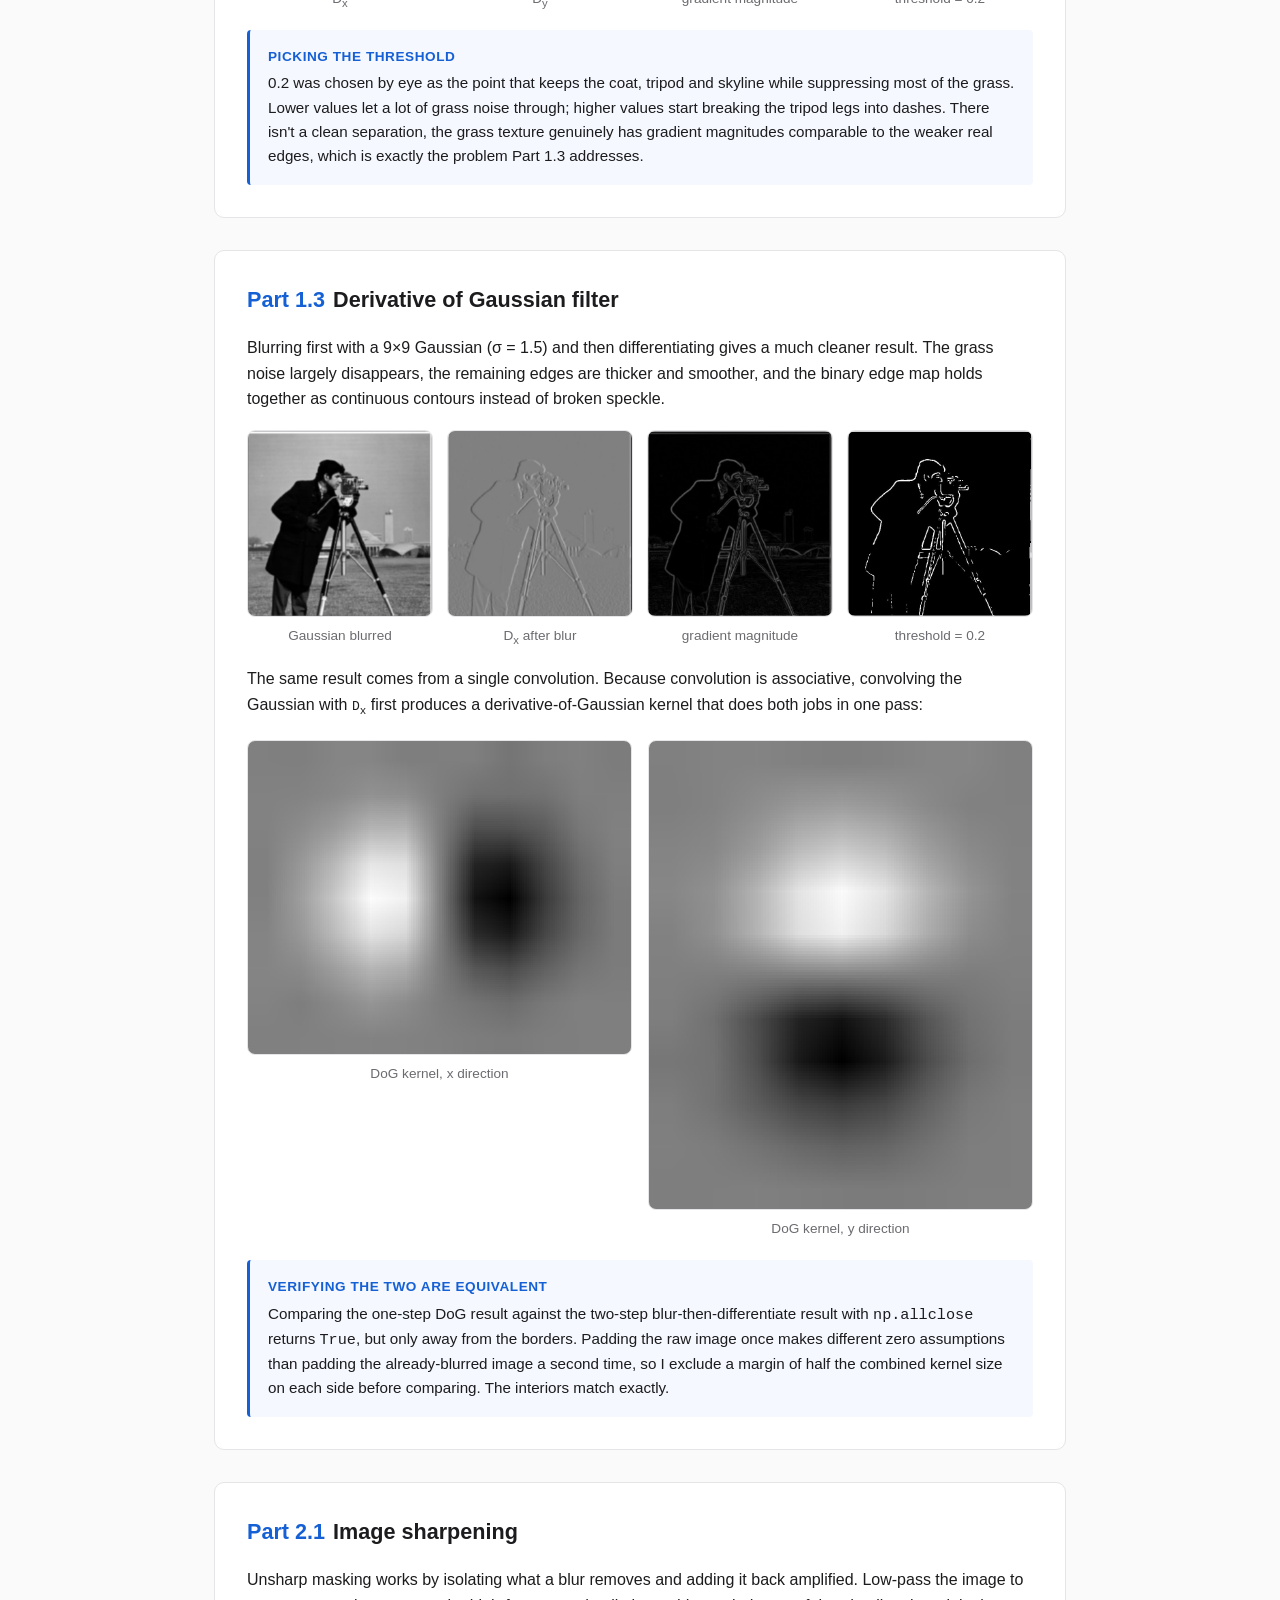
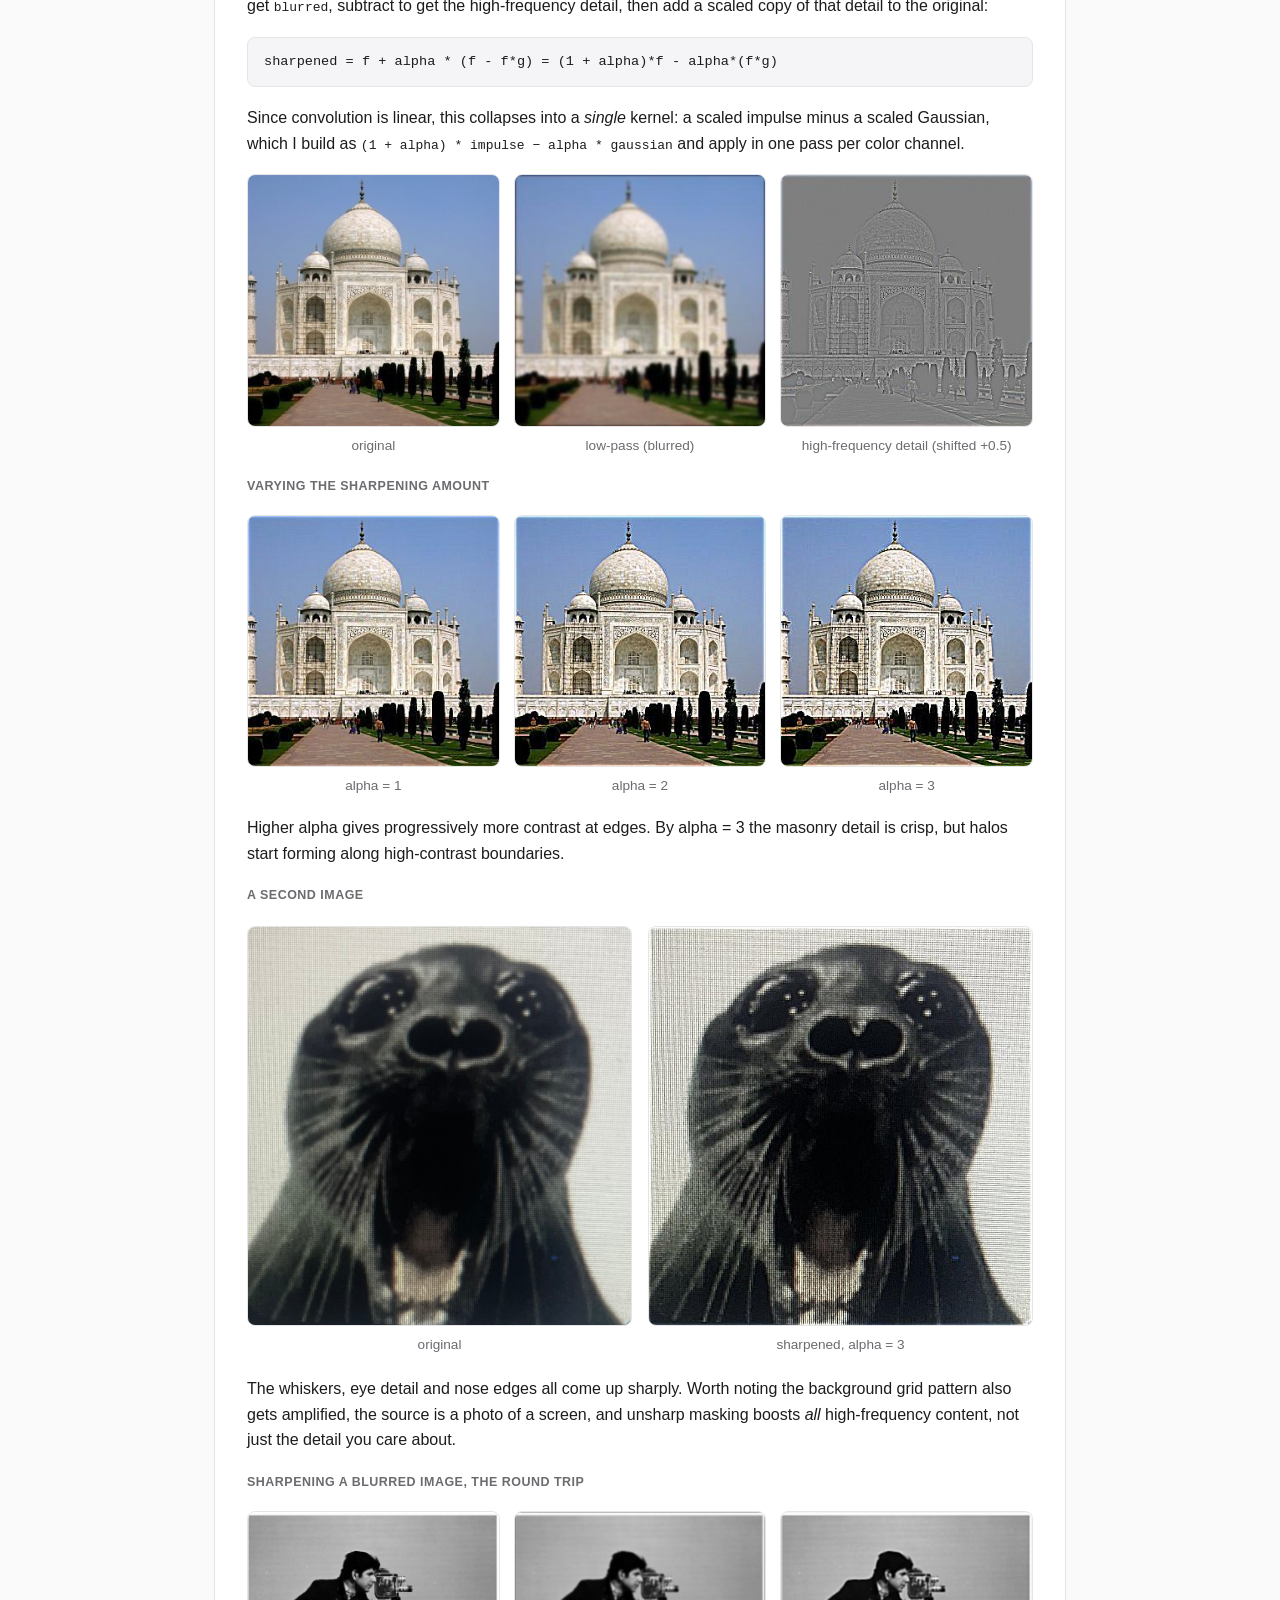
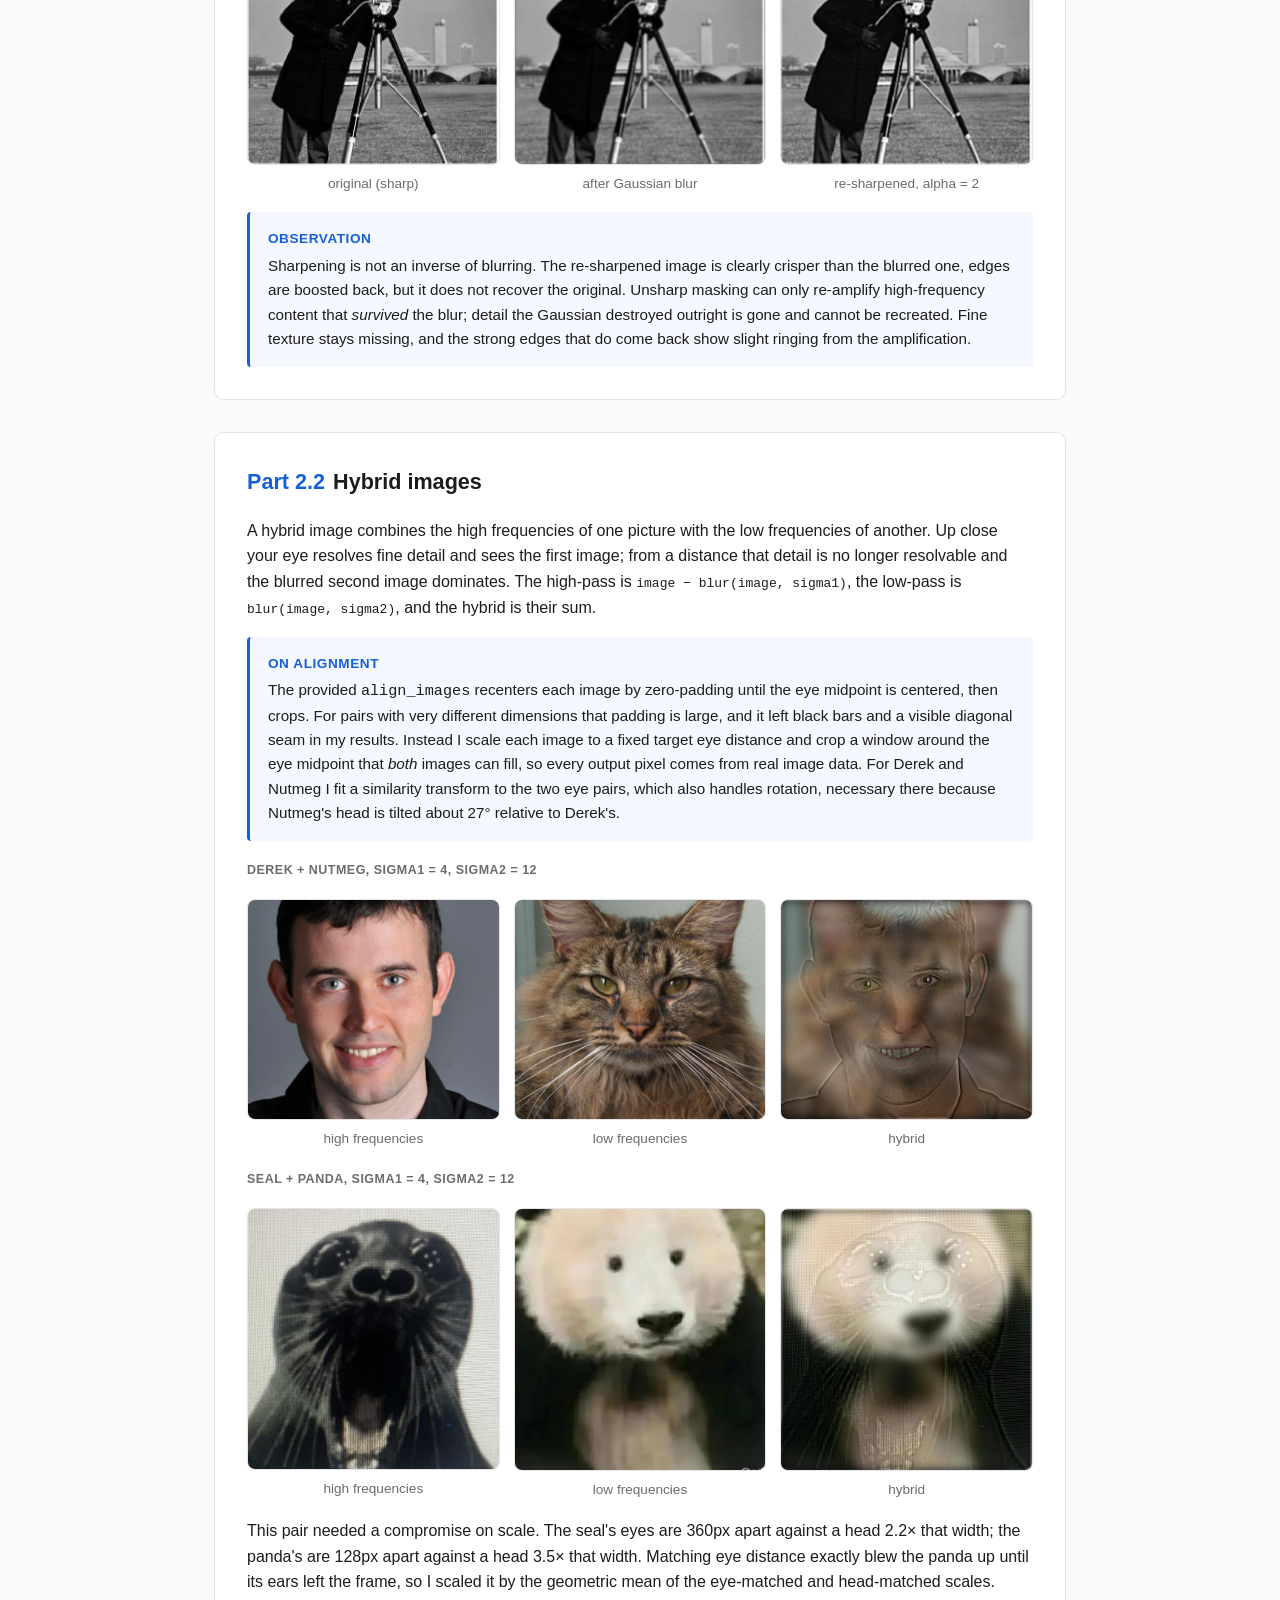
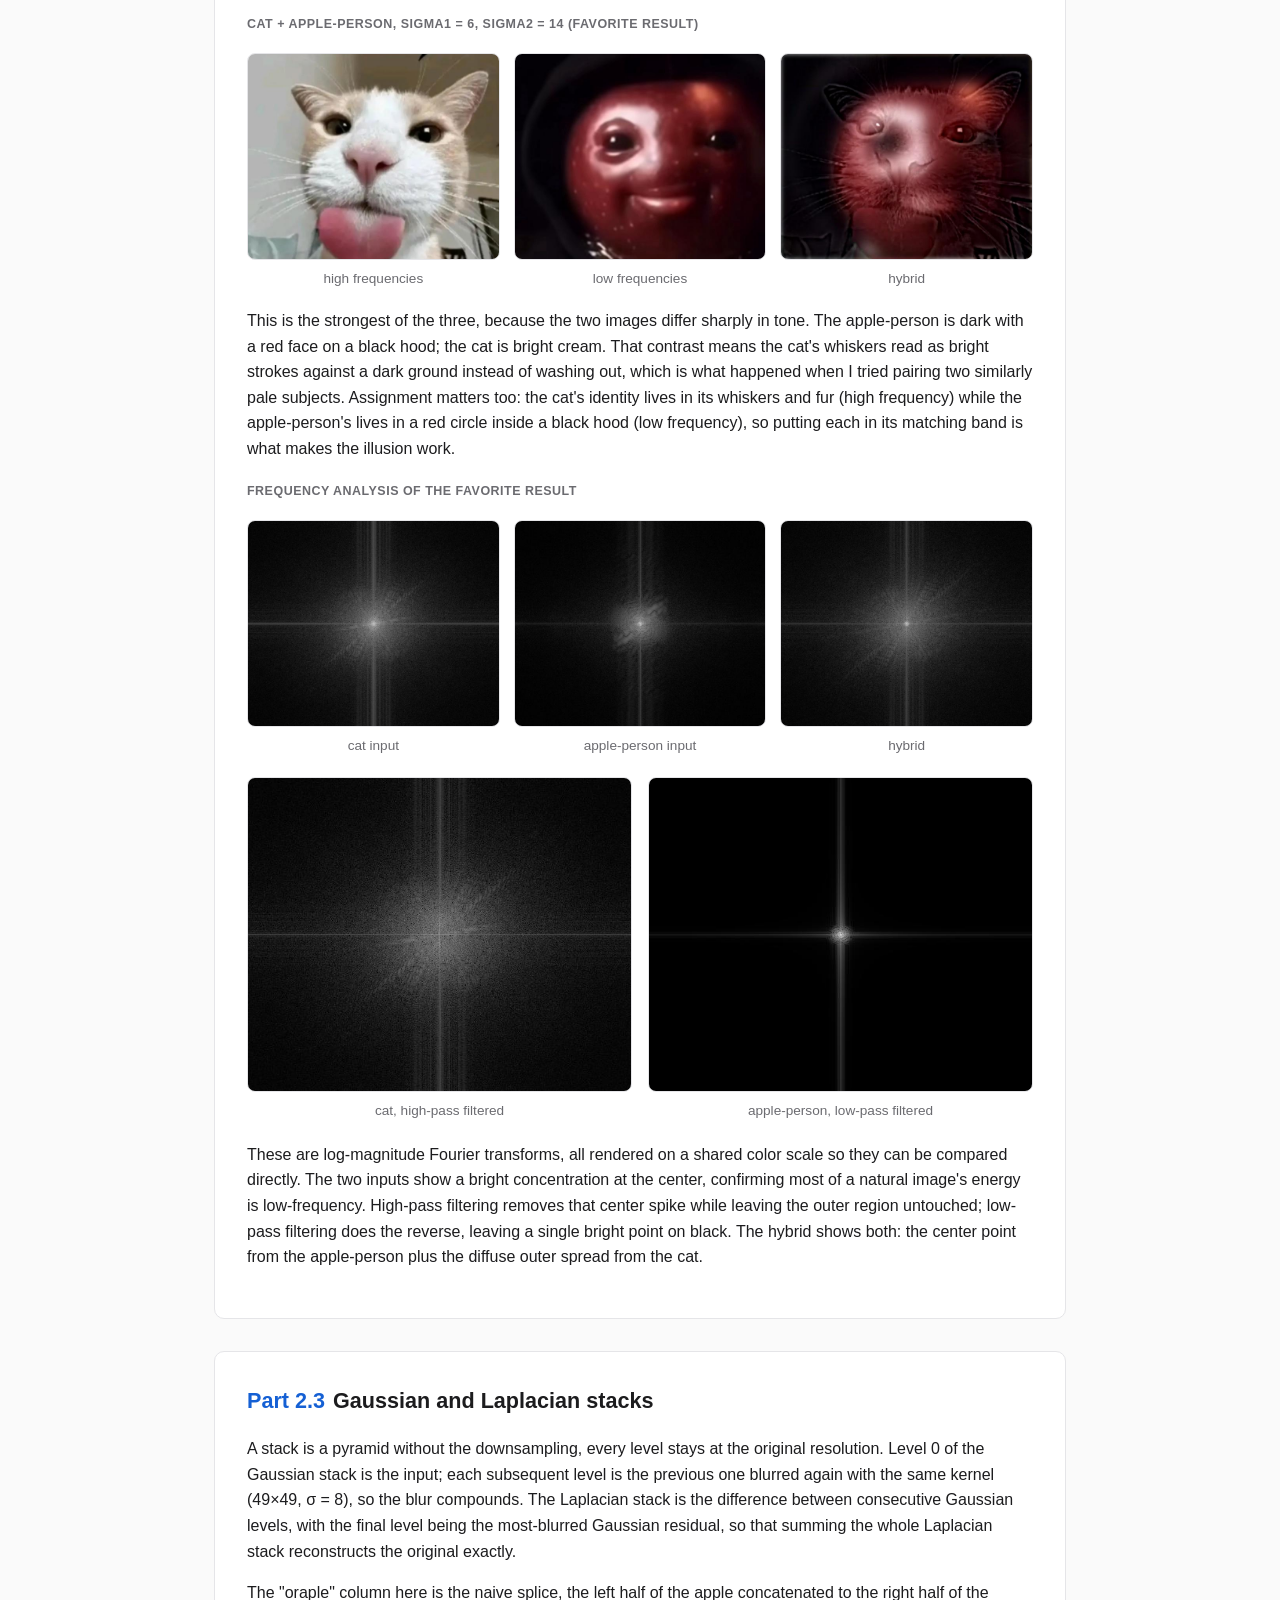
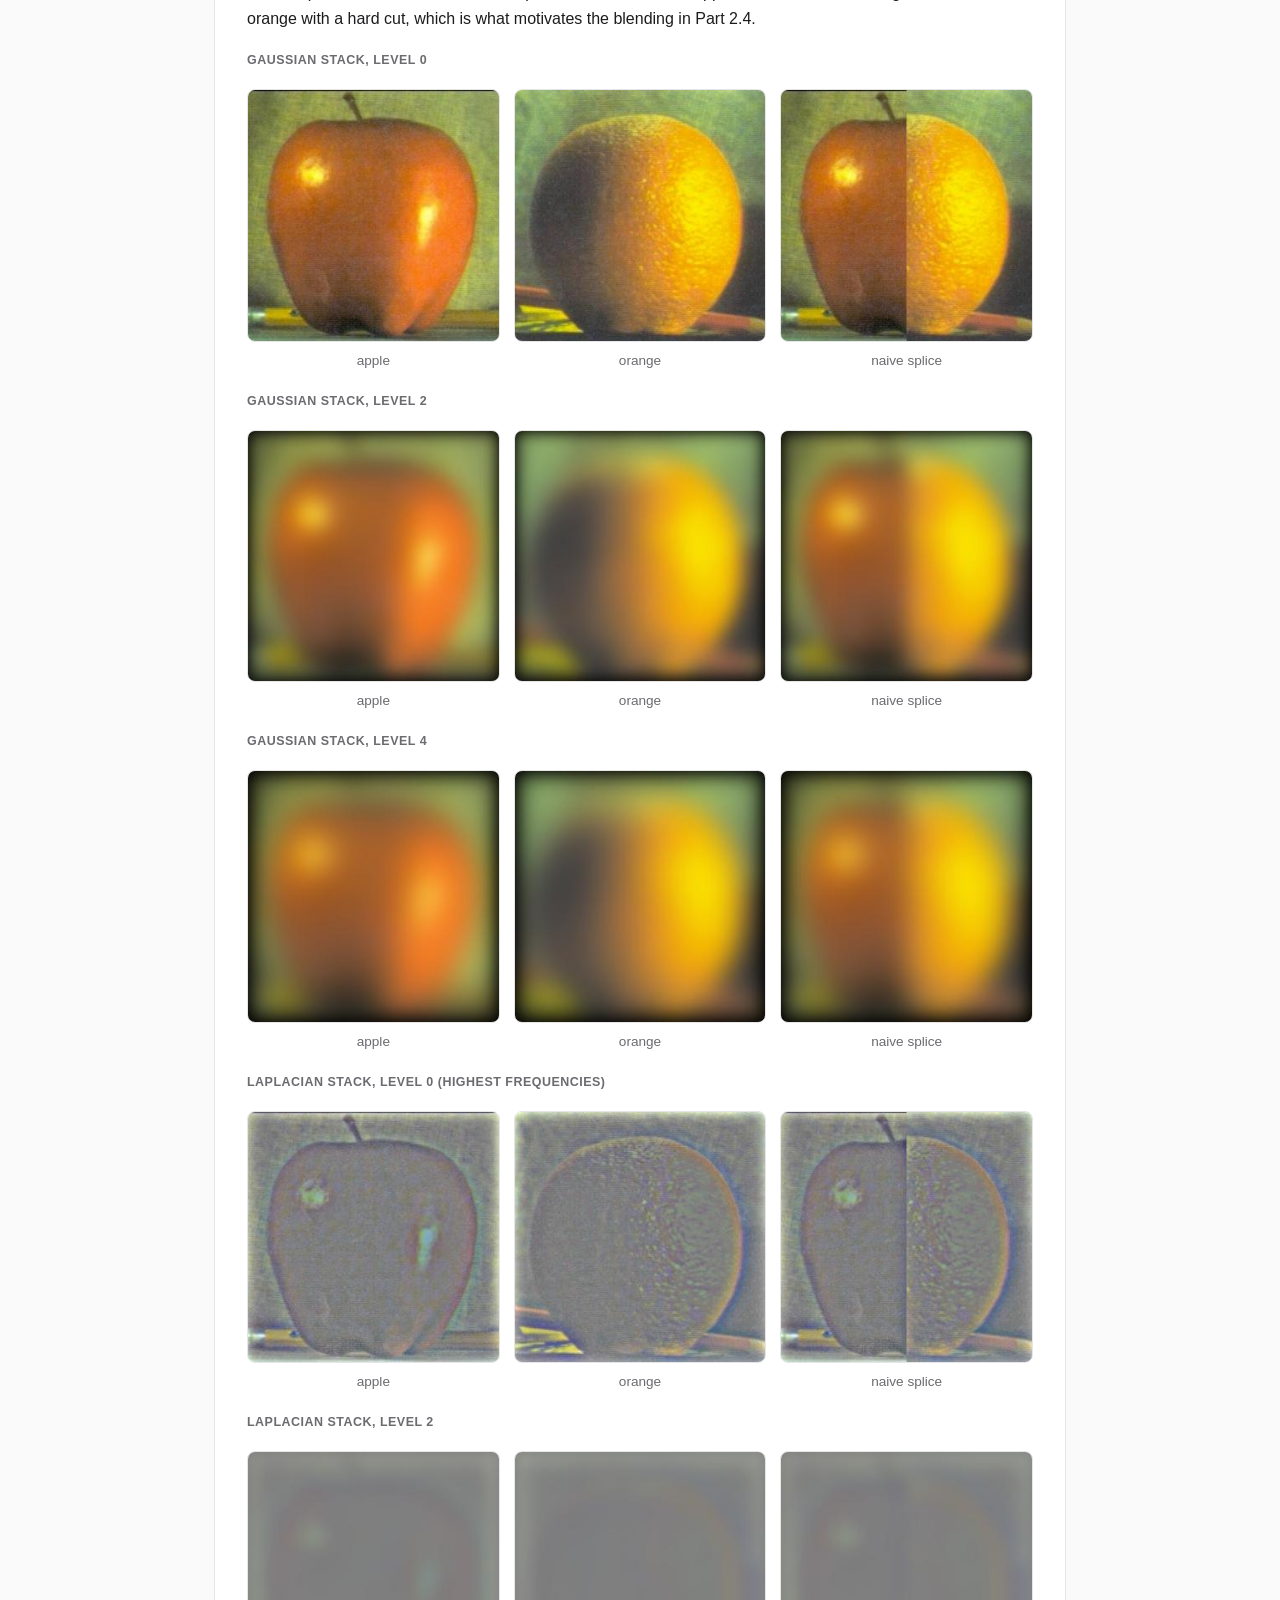
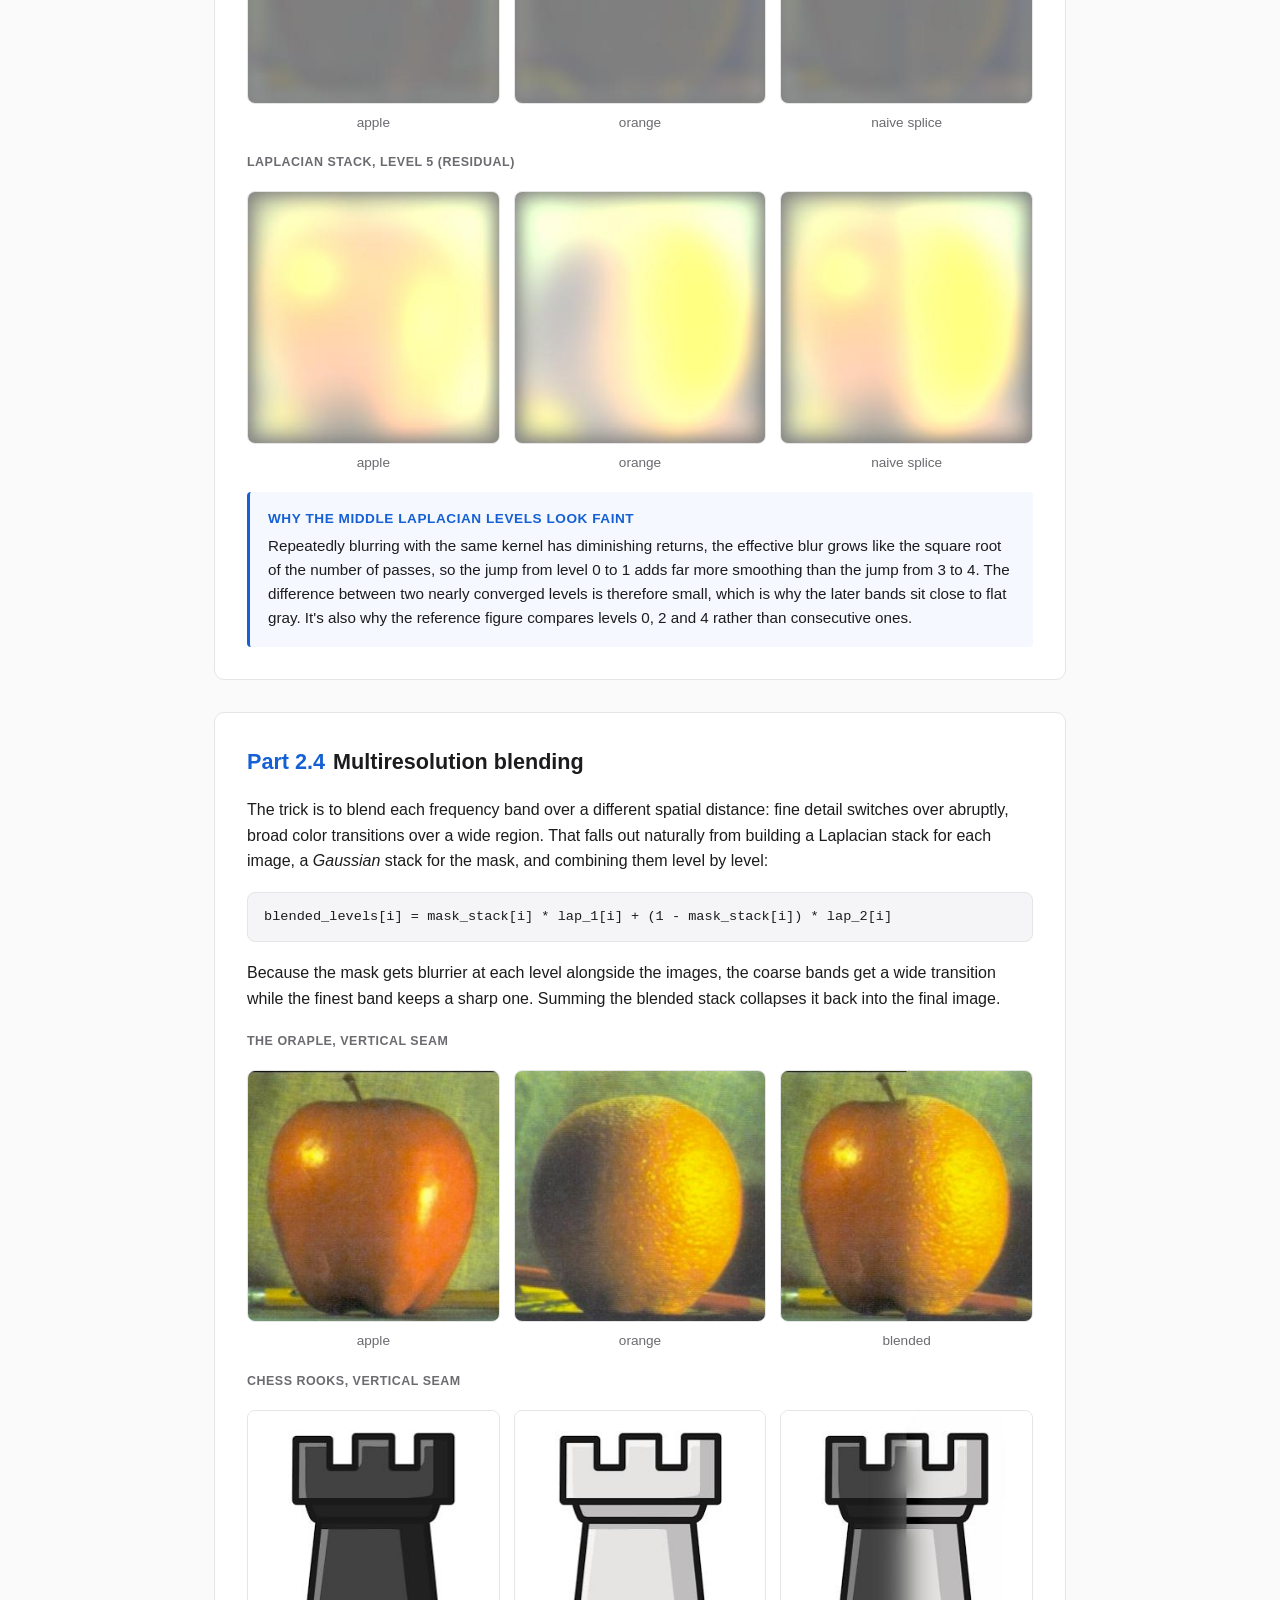
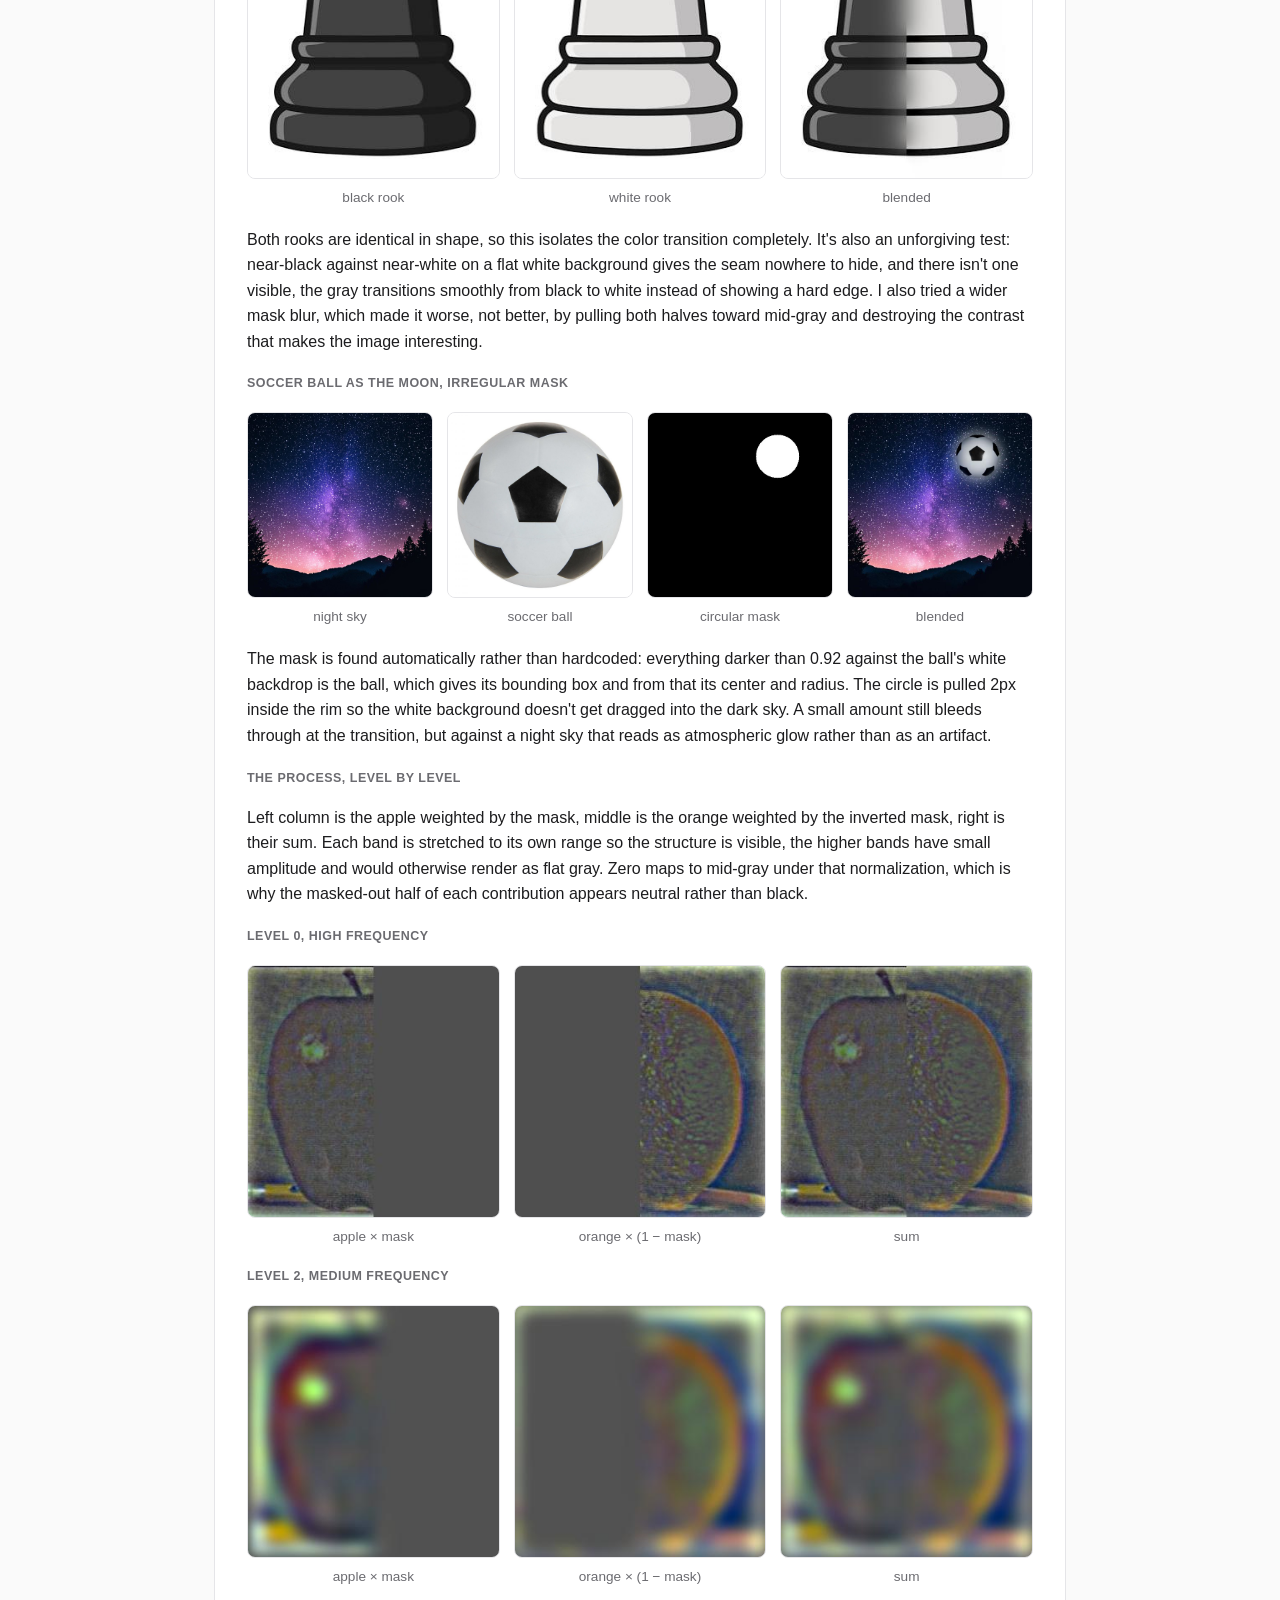
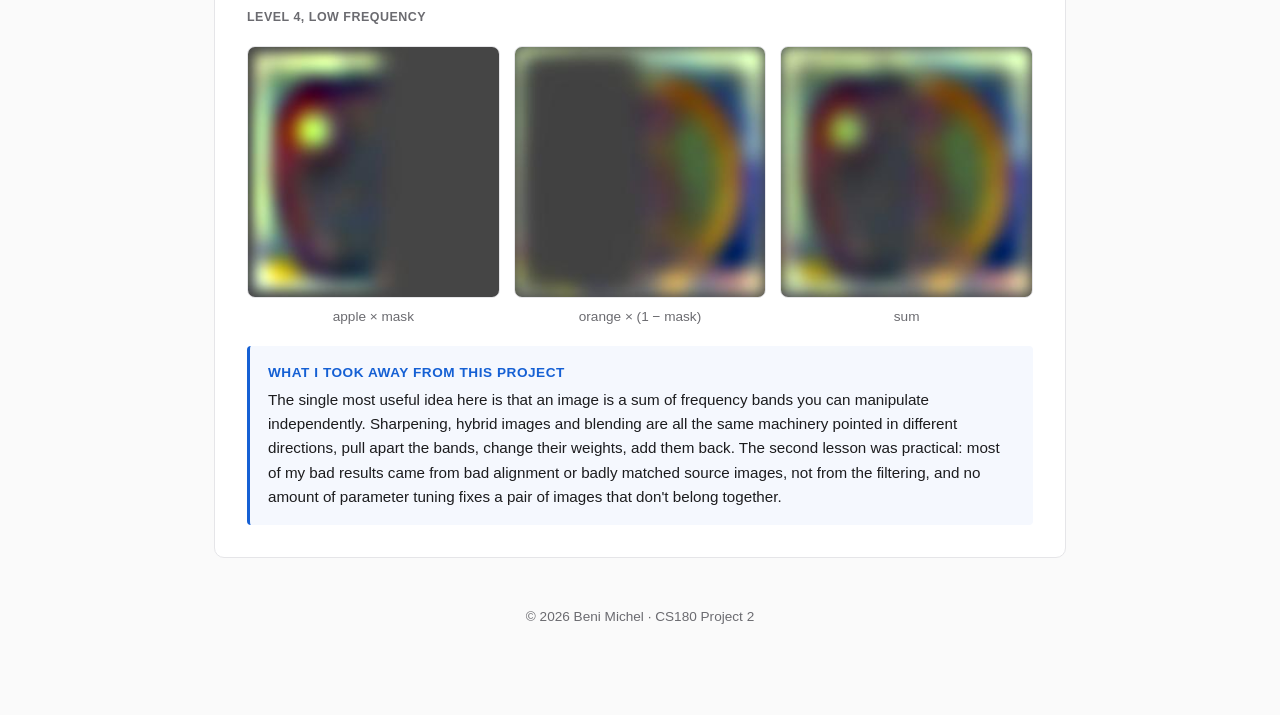
<file: proj2/index.html>
<!DOCTYPE html>
<html lang="en">
<head>
  <meta charset="UTF-8">
  <meta name="viewport" content="width=device-width, initial-scale=1.0">
  <title>Proj2: Fun with Filters and Frequencies</title>
  <link rel="stylesheet" href="../style.css">
  <style>
    /* proj2-only additions */
    pre.code {
      background: #f5f5f7;
      border: 1px solid var(--border);
      border-radius: 8px;
      padding: 14px 16px;
      overflow-x: auto;
      font-size: 0.85rem;
      line-height: 1.5;
      margin: 18px 0;
    }
    .grid3 {
      display: grid;
      grid-template-columns: repeat(3, 1fr);
      gap: 14px;
      margin: 18px 0;
    }
    .grid3 figure { margin: 0; }
    .grid4 {
      display: grid;
      grid-template-columns: repeat(auto-fit, minmax(170px, 1fr));
      gap: 14px;
      margin: 18px 0;
    }
    .grid4 figure { margin: 0; }
    .row-label {
      font-size: 0.78rem;
      text-transform: uppercase;
      letter-spacing: 0.04em;
      color: var(--muted);
      font-weight: 600;
      margin: 20px 0 2px;
    }
  </style>
</head>
<body>
  <div class="wrap">
    <nav class="crumbs"><a href="../index.html">&larr; Portfolio</a></nav>

    <header class="page-header">
      <div class="eyebrow">CS180 · Programming Project #2</div>
      <h1>Fun with Filters and Frequencies</h1>
      <div class="meta">
        Building 2D convolution from scratch, then using it for edge detection, image
        sharpening, hybrid images, and multiresolution blending.
      </div>
    </header>

    <!-- ================= PART 1.1 ================= -->
    <section class="part" id="convolutions">
      <h2><span class="part-label">Part 1.1</span>Convolutions from scratch</h2>
      <p>
        I wrote 2D convolution two ways. The first uses four nested loops, two over the
        image, two over the kernel, accumulating one multiply at a time. The second keeps
        the two image loops but replaces the inner pair with a single vectorized multiply over
        the whole patch:
      </p>

      <pre class="code">patch = padded_image[img_h:img_h+kernel_height, img_w:img_w+kernel_width]
output[img_h, img_w] = np.sum(patch * flipped_kernel)</pre>

      <p>
        Both zero-pad by half the kernel size on each side so the output matches the input
        dimensions, and both flip the kernel before sliding it, which is what separates
        convolution from correlation. Checked against
        <code>scipy.signal.convolve2d</code> with <code>mode='same'</code> on a random 20&times;20
        array: all three agree to floating-point tolerance.
      </p>

      <div class="discuss">
        <strong>Boundary handling</strong>
        I pad with zeros. That darkens the outermost rows and columns slightly, since those
        output pixels average real image data together with padded zeros. It's visible as a faint
        dark border on the blurred results below.
      </div>

      <p>
        Applied to a photo of myself, downscaled 4&times; first because a per-pixel Python loop on
        the full 3088&times;2316 original is far too slow. Below: a 9&times;9 box blur, and the
        finite difference operators <code>D<sub>x</sub> = [1, 0, &minus;1]</code> and its
        transpose.
      </p>

      <div class="grid4">
        <figure><img src="media/selfie_gray.jpg" alt="grayscale selfie"><figcaption>original (grayscale)</figcaption></figure>
        <figure><img src="media/selfie_blurred.jpg" alt="box blurred selfie"><figcaption>9&times;9 box blur</figcaption></figure>
        <figure><img src="media/selfie_dx.jpg" alt="dx of selfie"><figcaption>D<sub>x</sub></figcaption></figure>
        <figure><img src="media/selfie_dy.jpg" alt="dy of selfie"><figcaption>D<sub>y</sub></figcaption></figure>
      </div>
    </section>

    <!-- ================= PART 1.2 ================= -->
    <section class="part" id="finitediff">
      <h2><span class="part-label">Part 1.2</span>Finite difference operator</h2>
      <p>
        Convolving the cameraman with <code>D<sub>x</sub></code> and <code>D<sub>y</sub></code>
        gives the partial derivatives in each direction. Each one only responds to edges running
        perpendicular to it, <code>D<sub>x</sub></code> picks up the vertical tripod legs
        and building edges, <code>D<sub>y</sub></code> picks up horizontal ones like the
        horizon.
      </p>
      <p>
        Combining them into the gradient magnitude
        <code>sqrt(D<sub>x</sub>&sup2; + D<sub>y</sub>&sup2;)</code> gives an
        orientation-independent measure of edge strength, which I then threshold to get a binary
        edge map.
      </p>

      <div class="grid4">
        <figure><img src="media/cameraman_dx.jpg" alt="cameraman dx"><figcaption>D<sub>x</sub></figcaption></figure>
        <figure><img src="media/cameraman_dy.jpg" alt="cameraman dy"><figcaption>D<sub>y</sub></figcaption></figure>
        <figure><img src="media/cameraman_gradient_magnitude.jpg" alt="gradient magnitude"><figcaption>gradient magnitude</figcaption></figure>
        <figure><img src="media/cameraman_edges.jpg" alt="binarized edges"><figcaption>threshold = 0.2</figcaption></figure>
      </div>

      <div class="discuss">
        <strong>Picking the threshold</strong>
        0.2 was chosen by eye as the point that keeps the coat, tripod and skyline while
        suppressing most of the grass. Lower values let a lot of grass noise through; higher
        values start breaking the tripod legs into dashes. There isn't a clean separation,
        the grass texture genuinely has gradient magnitudes comparable to the weaker real edges,
        which is exactly the problem Part 1.3 addresses.
      </div>
    </section>

    <!-- ================= PART 1.3 ================= -->
    <section class="part" id="dog">
      <h2><span class="part-label">Part 1.3</span>Derivative of Gaussian filter</h2>
      <p>
        Blurring first with a 9&times;9 Gaussian (&sigma; = 1.5) and then differentiating gives a
        much cleaner result. The grass noise largely disappears, the remaining edges are thicker
        and smoother, and the binary edge map holds together as continuous contours instead of
        broken speckle.
      </p>

      <div class="grid4">
        <figure><img src="media/cameraman_blurred.jpg" alt="blurred cameraman"><figcaption>Gaussian blurred</figcaption></figure>
        <figure><img src="media/cameraman_blur_dx.jpg" alt="blurred dx"><figcaption>D<sub>x</sub> after blur</figcaption></figure>
        <figure><img src="media/cameraman_blur_gradient_magnitude.jpg" alt="blurred gradient magnitude"><figcaption>gradient magnitude</figcaption></figure>
        <figure><img src="media/cameraman_blur_edges.jpg" alt="blurred edges"><figcaption>threshold = 0.2</figcaption></figure>
      </div>

      <p>
        The same result comes from a single convolution. Because convolution is associative,
        convolving the Gaussian with <code>D<sub>x</sub></code> first produces a derivative-of-Gaussian
        kernel that does both jobs in one pass:
      </p>

      <div class="figure-row">
        <figure><img src="media/dog_x_kernel.jpg" alt="DoG x kernel"><figcaption>DoG kernel, x direction</figcaption></figure>
        <figure><img src="media/dog_y_kernel.jpg" alt="DoG y kernel"><figcaption>DoG kernel, y direction</figcaption></figure>
      </div>

      <div class="discuss">
        <strong>Verifying the two are equivalent</strong>
        Comparing the one-step DoG result against the two-step blur-then-differentiate result
        with <code>np.allclose</code> returns <code>True</code>, but only away from the
        borders. Padding the raw image once makes different zero assumptions than padding the
        already-blurred image a second time, so I exclude a margin of half the combined kernel
        size on each side before comparing. The interiors match exactly.
      </div>
    </section>

    <!-- ================= PART 2.1 ================= -->
    <section class="part" id="sharpening">
      <h2><span class="part-label">Part 2.1</span>Image sharpening</h2>
      <p>
        Unsharp masking works by isolating what a blur removes and adding it back amplified.
        Low-pass the image to get <code>blurred</code>, subtract to get the high-frequency
        detail, then add a scaled copy of that detail to the original:
      </p>

      <pre class="code">sharpened = f + alpha * (f - f*g) = (1 + alpha)*f - alpha*(f*g)</pre>

      <p>
        Since convolution is linear, this collapses into a <em>single</em> kernel: a scaled
        impulse minus a scaled Gaussian, which I build as
        <code>(1 + alpha) * impulse &minus; alpha * gaussian</code> and apply in one pass
        per color channel.
      </p>

      <div class="grid3">
        <figure><img src="media/taj.jpg" alt="taj original"><figcaption>original</figcaption></figure>
        <figure><img src="media/taj_blurred.jpg" alt="taj blurred"><figcaption>low-pass (blurred)</figcaption></figure>
        <figure><img src="media/taj_detail.jpg" alt="taj high frequency detail"><figcaption>high-frequency detail (shifted +0.5)</figcaption></figure>
      </div>

      <p class="row-label">Varying the sharpening amount</p>
      <div class="grid3">
        <figure><img src="media/taj_sharpened_alpha1.jpg" alt="taj alpha 1"><figcaption>alpha = 1</figcaption></figure>
        <figure><img src="media/taj_sharpened_alpha2.jpg" alt="taj alpha 2"><figcaption>alpha = 2</figcaption></figure>
        <figure><img src="media/taj_sharpened_alpha3.jpg" alt="taj alpha 3"><figcaption>alpha = 3</figcaption></figure>
      </div>
      <p>
        Higher alpha gives progressively more contrast at edges. By alpha = 3 the masonry detail
        is crisp, but halos start forming along high-contrast boundaries.
      </p>

      <p class="row-label">A second image</p>
      <div class="figure-row">
        <figure><img src="media/seal.jpeg" alt="seal original"><figcaption>original</figcaption></figure>
        <figure><img src="media/seal_sharpened.jpg" alt="seal sharpened"><figcaption>sharpened, alpha = 3</figcaption></figure>
      </div>
      <p>
        The whiskers, eye detail and nose edges all come up sharply. Worth noting the background
        grid pattern also gets amplified, the source is a photo of a screen, and unsharp
        masking boosts <em>all</em> high-frequency content, not just the detail you care about.
      </p>

      <p class="row-label">Sharpening a blurred image, the round trip</p>
      <div class="grid3">
        <figure><img src="media/cameraman_original.jpg" alt="cameraman original"><figcaption>original (sharp)</figcaption></figure>
        <figure><img src="media/cameraman_blurred_for_roundtrip.jpg" alt="cameraman blurred"><figcaption>after Gaussian blur</figcaption></figure>
        <figure><img src="media/cameraman_resharpened.jpg" alt="cameraman resharpened"><figcaption>re-sharpened, alpha = 2</figcaption></figure>
      </div>

      <div class="discuss">
        <strong>Observation</strong>
        Sharpening is not an inverse of blurring. The re-sharpened image is clearly crisper than
        the blurred one, edges are boosted back, but it does not recover the
        original. Unsharp masking can only re-amplify high-frequency content that <em>survived</em>
        the blur; detail the Gaussian destroyed outright is gone and cannot be recreated. Fine
        texture stays missing, and the strong edges that do come back show slight ringing from
        the amplification.
      </div>
    </section>

    <!-- ================= PART 2.2 ================= -->
    <section class="part" id="hybrid">
      <h2><span class="part-label">Part 2.2</span>Hybrid images</h2>
      <p>
        A hybrid image combines the high frequencies of one picture with the low frequencies of
        another. Up close your eye resolves fine detail and sees the first image; from a distance
        that detail is no longer resolvable and the blurred second image dominates. The
        high-pass is <code>image &minus; blur(image, sigma1)</code>, the low-pass is
        <code>blur(image, sigma2)</code>, and the hybrid is their sum.
      </p>

      <div class="discuss">
        <strong>On alignment</strong>
        The provided <code>align_images</code> recenters each image by zero-padding until the
        eye midpoint is centered, then crops. For pairs with very different dimensions that
        padding is large, and it left black bars and a visible diagonal seam in my results.
        Instead I scale each image to a fixed target eye distance and crop a window around the
        eye midpoint that <em>both</em> images can fill, so every output pixel comes from real
        image data. For Derek and Nutmeg I fit a similarity transform to the two eye pairs, which
        also handles rotation, necessary there because Nutmeg's head is tilted about 27&deg;
        relative to Derek's.
      </div>

      <p class="row-label">Derek + Nutmeg, sigma1 = 4, sigma2 = 12</p>
      <div class="grid3">
        <figure><img src="media/derek_aligned.jpg" alt="derek aligned"><figcaption>high frequencies</figcaption></figure>
        <figure><img src="media/nutmeg_aligned.jpg" alt="nutmeg aligned"><figcaption>low frequencies</figcaption></figure>
        <figure><img src="media/hybrid_derek_nutmeg.jpg" alt="derek nutmeg hybrid"><figcaption>hybrid</figcaption></figure>
      </div>

      <p class="row-label">Seal + panda, sigma1 = 4, sigma2 = 12</p>
      <div class="grid3">
        <figure><img src="media/seal_aligned.jpg" alt="seal aligned"><figcaption>high frequencies</figcaption></figure>
        <figure><img src="media/panda_aligned.jpg" alt="panda aligned"><figcaption>low frequencies</figcaption></figure>
        <figure><img src="media/hybrid_seal_panda.jpg" alt="seal panda hybrid"><figcaption>hybrid</figcaption></figure>
      </div>
      <p>
        This pair needed a compromise on scale. The seal's eyes are 360px apart against a head
        2.2&times; that width; the panda's are 128px apart against a head 3.5&times; that width.
        Matching eye distance exactly blew the panda up until its ears left the frame, so I scaled
        it by the geometric mean of the eye-matched and head-matched scales.
      </p>

      <p class="row-label">Cat + apple-person, sigma1 = 6, sigma2 = 14 (favorite result)</p>
      <div class="grid3">
        <figure><img src="media/cat_aligned.jpg" alt="cat aligned"><figcaption>high frequencies</figcaption></figure>
        <figure><img src="media/apple_person_aligned.jpg" alt="apple person aligned"><figcaption>low frequencies</figcaption></figure>
        <figure><img src="media/hybrid_cat_apple.jpg" alt="cat apple hybrid"><figcaption>hybrid</figcaption></figure>
      </div>
      <p>
        This is the strongest of the three, because the two images differ sharply in tone. The
        apple-person is dark with a red face on a black hood; the cat is bright cream. That
        contrast means the cat's whiskers read as bright strokes against a dark ground instead of
        washing out, which is what happened when I tried pairing two similarly pale subjects.
        Assignment matters too: the cat's identity lives in its whiskers and fur (high frequency)
        while the apple-person's lives in a red circle inside a black hood (low frequency), so
        putting each in its matching band is what makes the illusion work.
      </p>

      <p class="row-label">Frequency analysis of the favorite result</p>
      <div class="grid3">
        <figure><img src="media/fft_cat_input.jpg" alt="fft cat input"><figcaption>cat input</figcaption></figure>
        <figure><img src="media/fft_apple_input.jpg" alt="fft apple input"><figcaption>apple-person input</figcaption></figure>
        <figure><img src="media/fft_hybrid.jpg" alt="fft hybrid"><figcaption>hybrid</figcaption></figure>
      </div>
      <div class="figure-row">
        <figure><img src="media/fft_cat_highpass.jpg" alt="fft cat highpass"><figcaption>cat, high-pass filtered</figcaption></figure>
        <figure><img src="media/fft_apple_lowpass.jpg" alt="fft apple lowpass"><figcaption>apple-person, low-pass filtered</figcaption></figure>
      </div>
      <p>
        These are log-magnitude Fourier transforms, all rendered on a shared color scale so they
        can be compared directly. The two inputs show a bright concentration at the center,
        confirming most of a natural image's energy is low-frequency. High-pass filtering removes
        that center spike while leaving the outer region untouched; low-pass filtering does the
        reverse, leaving a single bright point on black. The hybrid shows both: the center point
        from the apple-person plus the diffuse outer spread from the cat.
      </p>
    </section>

    <!-- ================= PART 2.3 ================= -->
    <section class="part" id="stacks">
      <h2><span class="part-label">Part 2.3</span>Gaussian and Laplacian stacks</h2>
      <p>
        A stack is a pyramid without the downsampling, every level stays at the original
        resolution. Level 0 of the Gaussian stack is the input; each subsequent level is the
        previous one blurred again with the same kernel (49&times;49, &sigma; = 8), so the blur
        compounds. The Laplacian stack is the difference between consecutive Gaussian levels,
        with the final level being the most-blurred Gaussian residual, so that summing the whole
        Laplacian stack reconstructs the original exactly.
      </p>
      <p>
        The "oraple" column here is the naive splice, the left half of the apple
        concatenated to the right half of the orange with a hard cut, which is what
        motivates the blending in Part 2.4.
      </p>

      <p class="row-label">Gaussian stack, level 0</p>
      <div class="grid3">
        <figure><img src="media/apple_gaussian_0.jpg" alt="apple gaussian 0"><figcaption>apple</figcaption></figure>
        <figure><img src="media/orange_gaussian_0.jpg" alt="orange gaussian 0"><figcaption>orange</figcaption></figure>
        <figure><img src="media/oraple_gaussian_0.jpg" alt="oraple gaussian 0"><figcaption>naive splice</figcaption></figure>
      </div>
      <p class="row-label">Gaussian stack, level 2</p>
      <div class="grid3">
        <figure><img src="media/apple_gaussian_2.jpg" alt="apple gaussian 2"><figcaption>apple</figcaption></figure>
        <figure><img src="media/orange_gaussian_2.jpg" alt="orange gaussian 2"><figcaption>orange</figcaption></figure>
        <figure><img src="media/oraple_gaussian_2.jpg" alt="oraple gaussian 2"><figcaption>naive splice</figcaption></figure>
      </div>
      <p class="row-label">Gaussian stack, level 4</p>
      <div class="grid3">
        <figure><img src="media/apple_gaussian_4.jpg" alt="apple gaussian 4"><figcaption>apple</figcaption></figure>
        <figure><img src="media/orange_gaussian_4.jpg" alt="orange gaussian 4"><figcaption>orange</figcaption></figure>
        <figure><img src="media/oraple_gaussian_4.jpg" alt="oraple gaussian 4"><figcaption>naive splice</figcaption></figure>
      </div>

      <p class="row-label">Laplacian stack, level 0 (highest frequencies)</p>
      <div class="grid3">
        <figure><img src="media/apple_laplacian_0.jpg" alt="apple laplacian 0"><figcaption>apple</figcaption></figure>
        <figure><img src="media/orange_laplacian_0.jpg" alt="orange laplacian 0"><figcaption>orange</figcaption></figure>
        <figure><img src="media/oraple_laplacian_0.jpg" alt="oraple laplacian 0"><figcaption>naive splice</figcaption></figure>
      </div>
      <p class="row-label">Laplacian stack, level 2</p>
      <div class="grid3">
        <figure><img src="media/apple_laplacian_2.jpg" alt="apple laplacian 2"><figcaption>apple</figcaption></figure>
        <figure><img src="media/orange_laplacian_2.jpg" alt="orange laplacian 2"><figcaption>orange</figcaption></figure>
        <figure><img src="media/oraple_laplacian_2.jpg" alt="oraple laplacian 2"><figcaption>naive splice</figcaption></figure>
      </div>
      <p class="row-label">Laplacian stack, level 5 (residual)</p>
      <div class="grid3">
        <figure><img src="media/apple_laplacian_5.jpg" alt="apple laplacian 5"><figcaption>apple</figcaption></figure>
        <figure><img src="media/orange_laplacian_5.jpg" alt="orange laplacian 5"><figcaption>orange</figcaption></figure>
        <figure><img src="media/oraple_laplacian_5.jpg" alt="oraple laplacian 5"><figcaption>naive splice</figcaption></figure>
      </div>

      <div class="discuss">
        <strong>Why the middle Laplacian levels look faint</strong>
        Repeatedly blurring with the same kernel has diminishing returns, the effective
        blur grows like the square root of the number of passes, so the jump from level 0 to 1
        adds far more smoothing than the jump from 3 to 4. The difference between two nearly
        converged levels is therefore small, which is why the later bands sit close to flat gray.
        It's also why the reference figure compares levels 0, 2 and 4 rather than consecutive
        ones.
      </div>
    </section>

    <!-- ================= PART 2.4 ================= -->
    <section class="part" id="blending">
      <h2><span class="part-label">Part 2.4</span>Multiresolution blending</h2>
      <p>
        The trick is to blend each frequency band over a different spatial distance: fine detail
        switches over abruptly, broad color transitions over a wide region. That falls out
        naturally from building a Laplacian stack for each image, a <em>Gaussian</em> stack for
        the mask, and combining them level by level:
      </p>

      <pre class="code">blended_levels[i] = mask_stack[i] * lap_1[i] + (1 - mask_stack[i]) * lap_2[i]</pre>

      <p>
        Because the mask gets blurrier at each level alongside the images, the coarse bands get a
        wide transition while the finest band keeps a sharp one. Summing the blended stack
        collapses it back into the final image.
      </p>

      <p class="row-label">The oraple, vertical seam</p>
      <div class="grid3">
        <figure><img src="media/apple.jpeg" alt="apple"><figcaption>apple</figcaption></figure>
        <figure><img src="media/orange.jpeg" alt="orange"><figcaption>orange</figcaption></figure>
        <figure><img src="media/oraple_blended.jpg" alt="oraple blended"><figcaption>blended</figcaption></figure>
      </div>

      <p class="row-label">Chess rooks, vertical seam</p>
      <div class="grid3">
        <figure><img src="media/rook_black.jpg" alt="black rook"><figcaption>black rook</figcaption></figure>
        <figure><img src="media/rook_white.jpg" alt="white rook"><figcaption>white rook</figcaption></figure>
        <figure><img src="media/rook_blended.jpg" alt="blended rook"><figcaption>blended</figcaption></figure>
      </div>
      <p>
        Both rooks are identical in shape, so this isolates the color transition completely. It's
        also an unforgiving test: near-black against near-white on a flat white background gives
        the seam nowhere to hide, and there isn't one visible, the gray transitions smoothly from
        black to white instead of showing a hard edge. I also tried a wider mask blur, which made
        it worse, not better, by pulling both halves toward mid-gray and destroying the contrast
        that makes the image interesting.
      </p>

      <p class="row-label">Soccer ball as the moon, irregular mask</p>
      <div class="grid4">
        <figure><img src="media/nightsky.jpg" alt="night sky"><figcaption>night sky</figcaption></figure>
        <figure><img src="media/soccer.jpg" alt="soccer ball"><figcaption>soccer ball</figcaption></figure>
        <figure><img src="media/moon_mask.jpg" alt="circular mask"><figcaption>circular mask</figcaption></figure>
        <figure><img src="media/moon_blended.jpg" alt="moon blended"><figcaption>blended</figcaption></figure>
      </div>
      <p>
        The mask is found automatically rather than hardcoded: everything darker than 0.92 against
        the ball's white backdrop is the ball, which gives its bounding box and from that its
        center and radius. The circle is pulled 2px inside the rim so the white background doesn't
        get dragged into the dark sky. A small amount still bleeds through at the transition, but
        against a night sky that reads as atmospheric glow rather than as an artifact.
      </p>

      <p class="row-label">The process, level by level</p>
      <p>
        Left column is the apple weighted by the mask, middle is the orange weighted by the
        inverted mask, right is their sum. Each band is stretched to its own range so the
        structure is visible, the higher bands have small amplitude and would otherwise
        render as flat gray. Zero maps to mid-gray under that normalization, which is why the
        masked-out half of each contribution appears neutral rather than black.
      </p>

      <p class="row-label">Level 0, high frequency</p>
      <div class="grid3">
        <figure><img src="media/process_apple_0.jpg" alt="apple contribution level 0"><figcaption>apple &times; mask</figcaption></figure>
        <figure><img src="media/process_orange_0.jpg" alt="orange contribution level 0"><figcaption>orange &times; (1 &minus; mask)</figcaption></figure>
        <figure><img src="media/process_blended_0.jpg" alt="blended level 0"><figcaption>sum</figcaption></figure>
      </div>
      <p class="row-label">Level 2, medium frequency</p>
      <div class="grid3">
        <figure><img src="media/process_apple_2.jpg" alt="apple contribution level 2"><figcaption>apple &times; mask</figcaption></figure>
        <figure><img src="media/process_orange_2.jpg" alt="orange contribution level 2"><figcaption>orange &times; (1 &minus; mask)</figcaption></figure>
        <figure><img src="media/process_blended_2.jpg" alt="blended level 2"><figcaption>sum</figcaption></figure>
      </div>
      <p class="row-label">Level 4, low frequency</p>
      <div class="grid3">
        <figure><img src="media/process_apple_4.jpg" alt="apple contribution level 4"><figcaption>apple &times; mask</figcaption></figure>
        <figure><img src="media/process_orange_4.jpg" alt="orange contribution level 4"><figcaption>orange &times; (1 &minus; mask)</figcaption></figure>
        <figure><img src="media/process_blended_4.jpg" alt="blended level 4"><figcaption>sum</figcaption></figure>
      </div>

      <div class="discuss">
        <strong>What I took away from this project</strong>
        The single most useful idea here is that an image is a sum of frequency bands you can
        manipulate independently. Sharpening, hybrid images and blending are all the same
        machinery pointed in different directions, pull apart the bands, change their
        weights, add them back. The second lesson was practical: most of my bad results came from
        bad alignment or badly matched source images, not from the filtering, and no amount of
        parameter tuning fixes a pair of images that don't belong together.
      </div>
    </section>

    <footer class="page-footer">
      &copy; 2026 Beni Michel · CS180 Project 2
    </footer>
  </div>
</body>
</html>
</file>
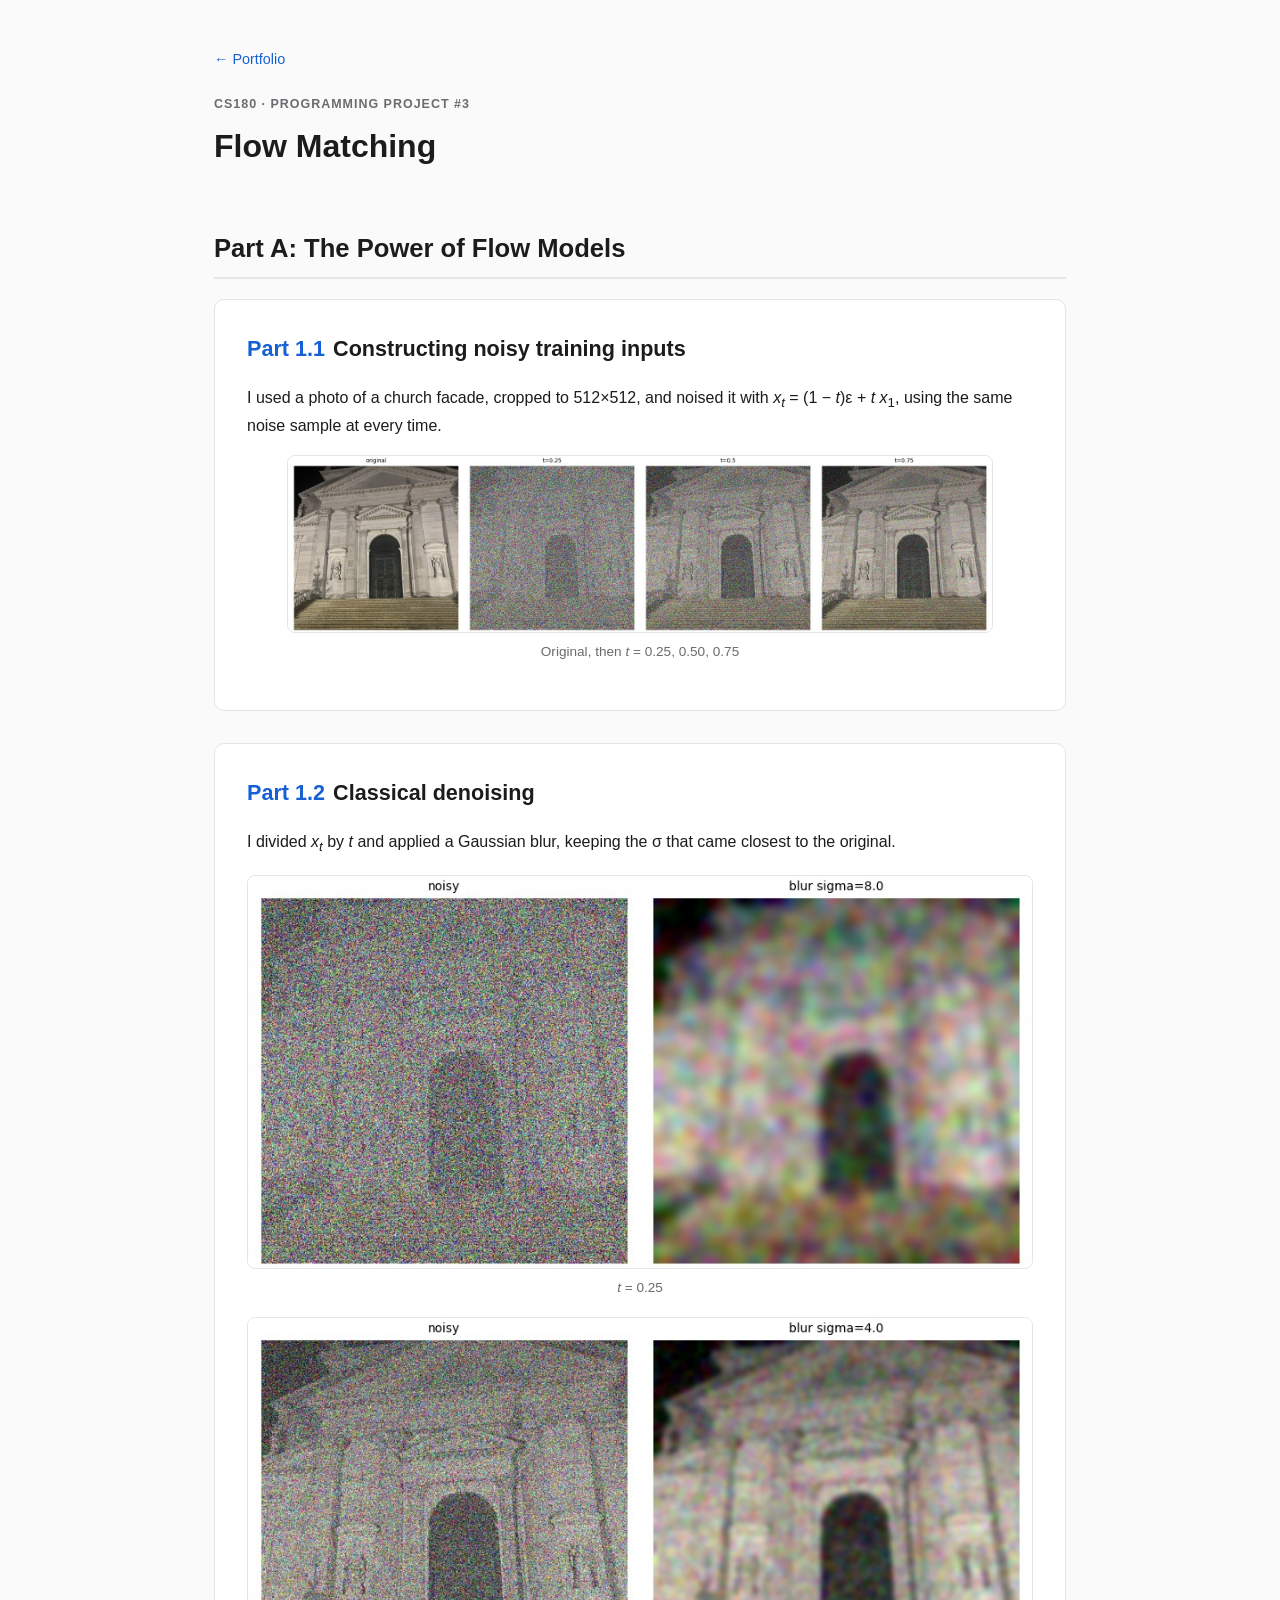
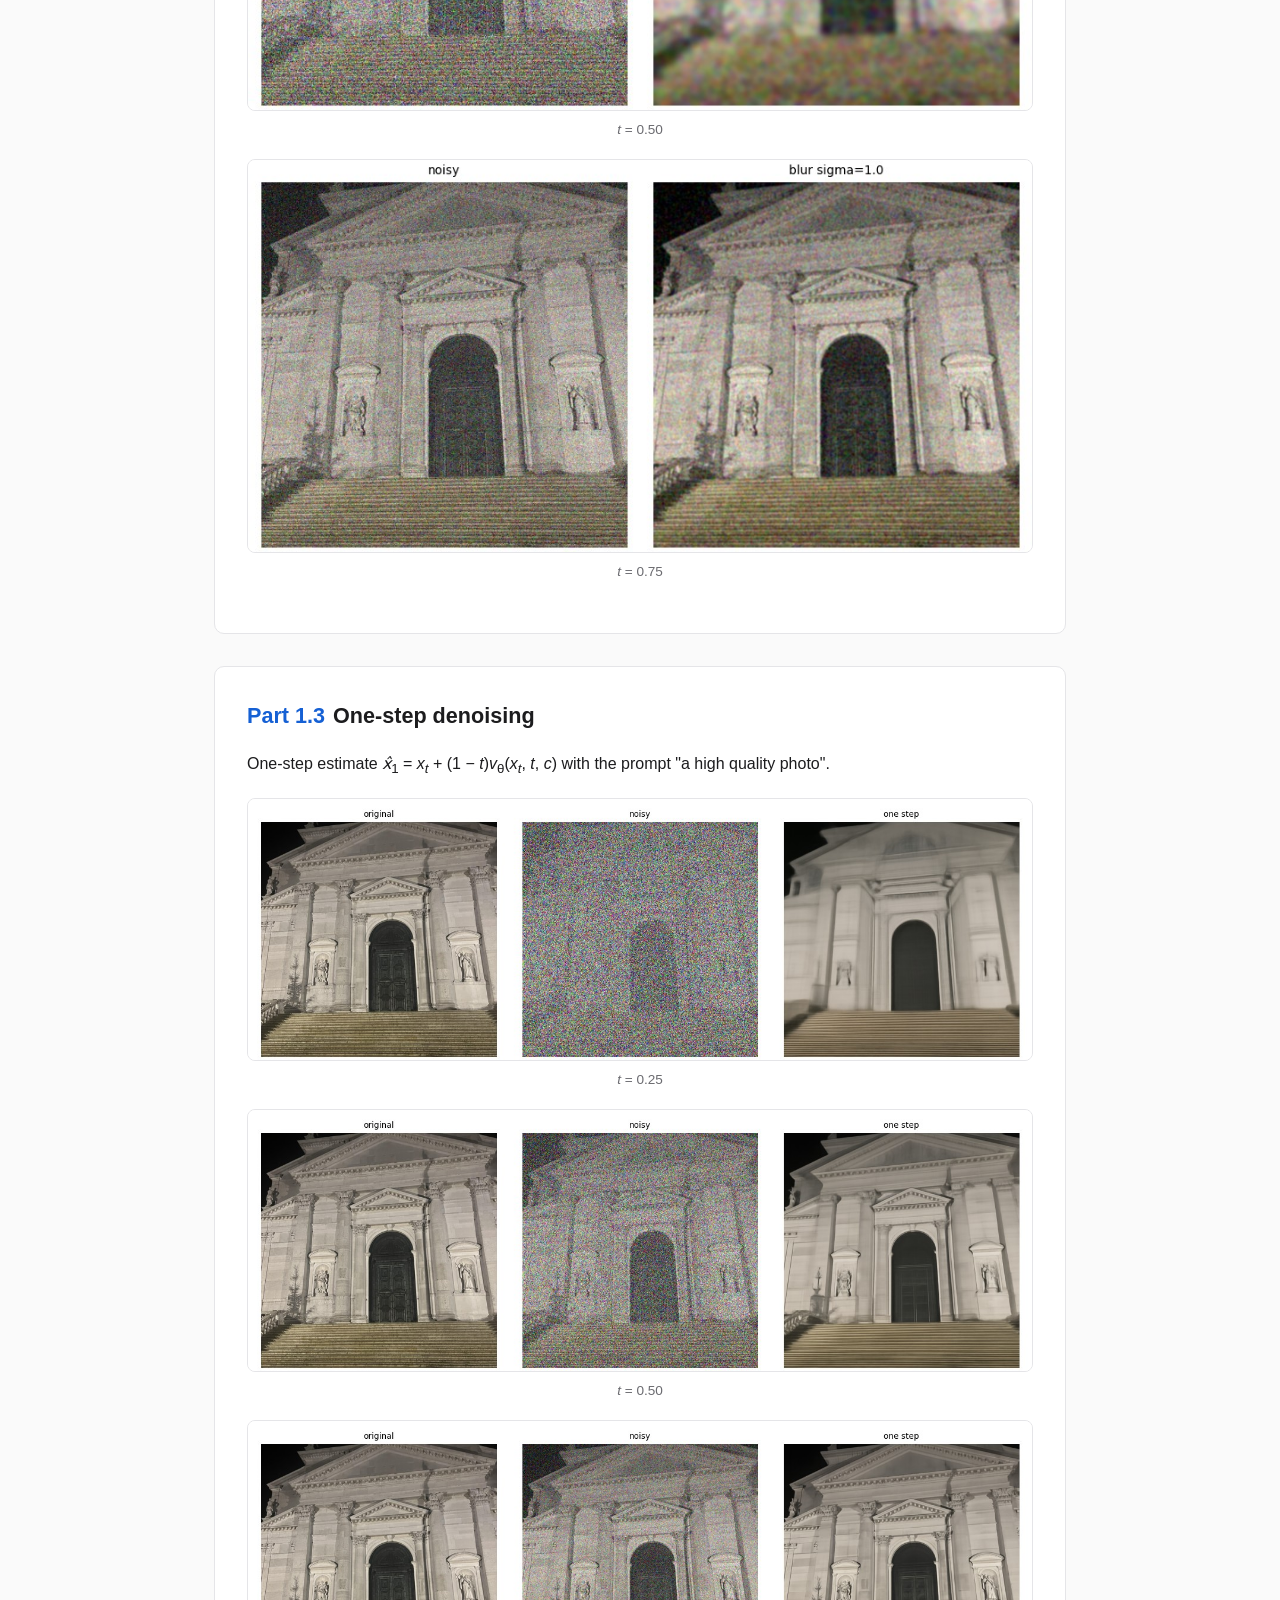
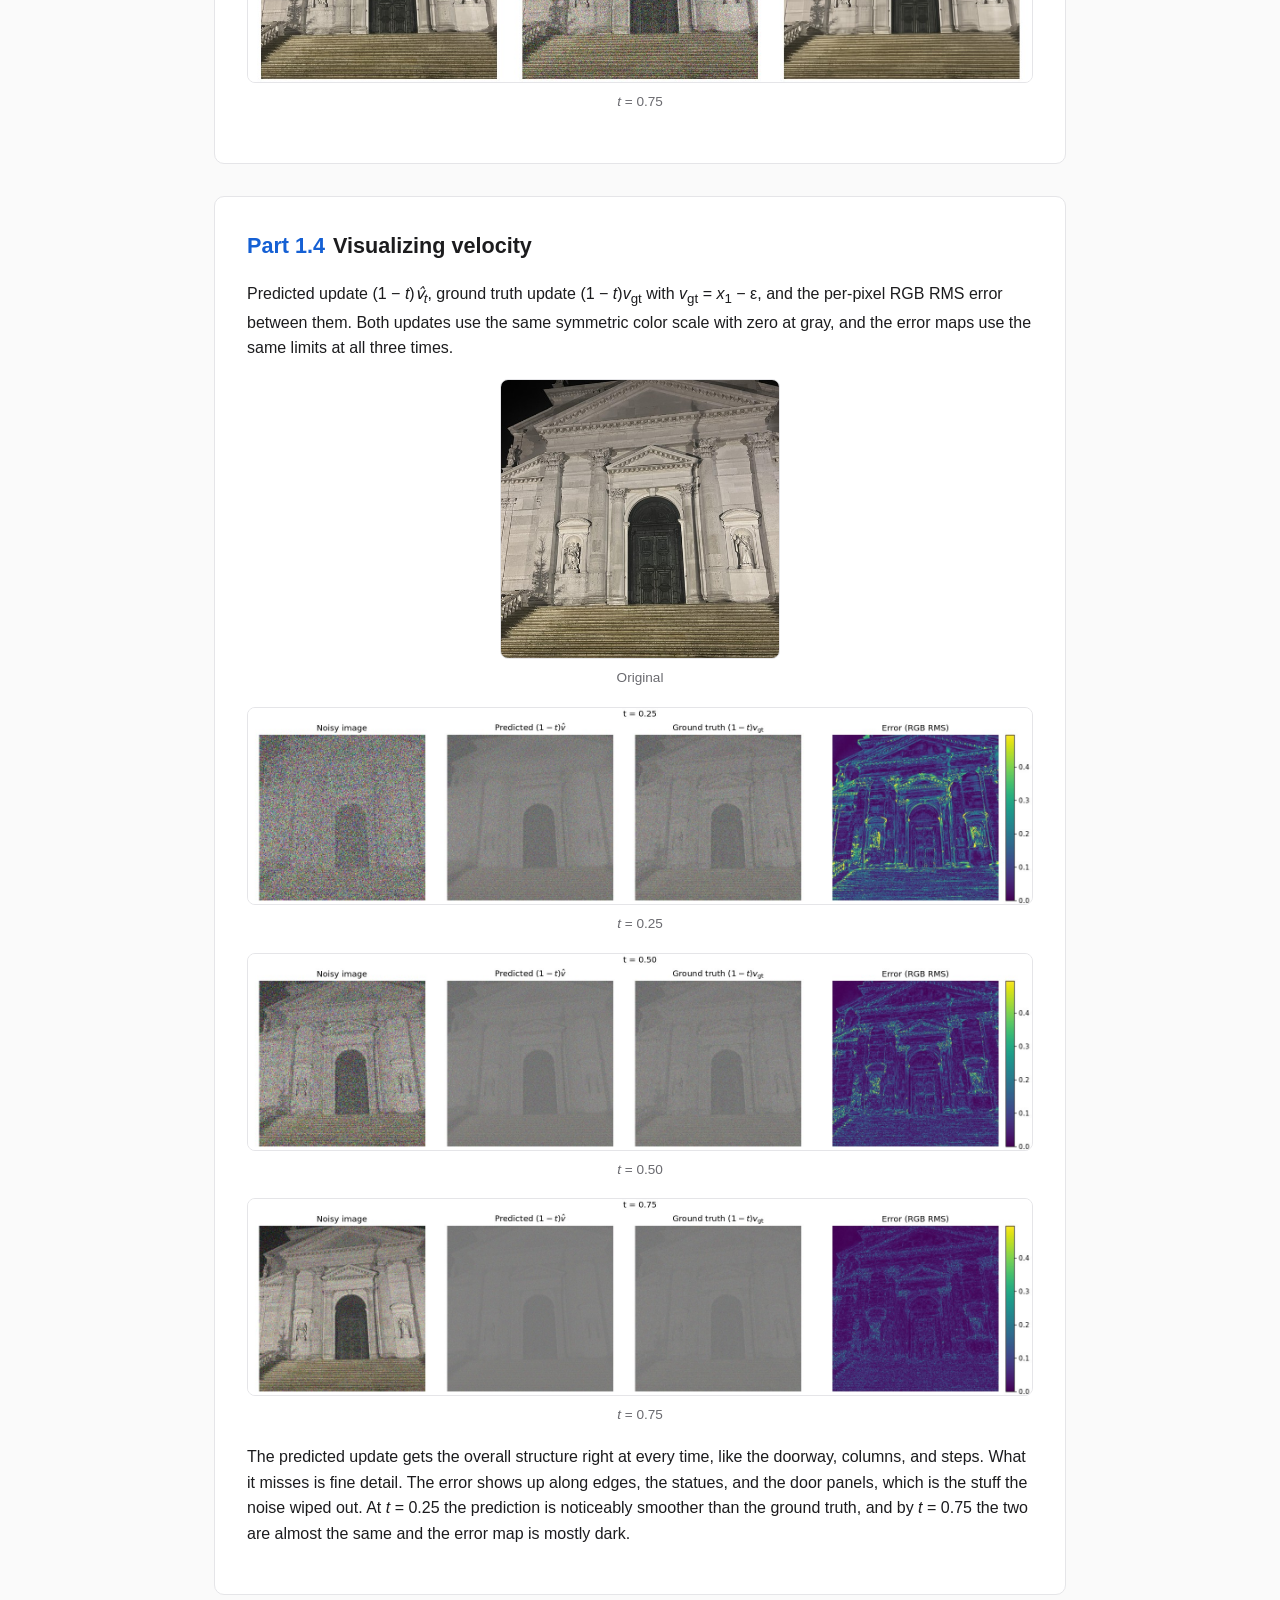
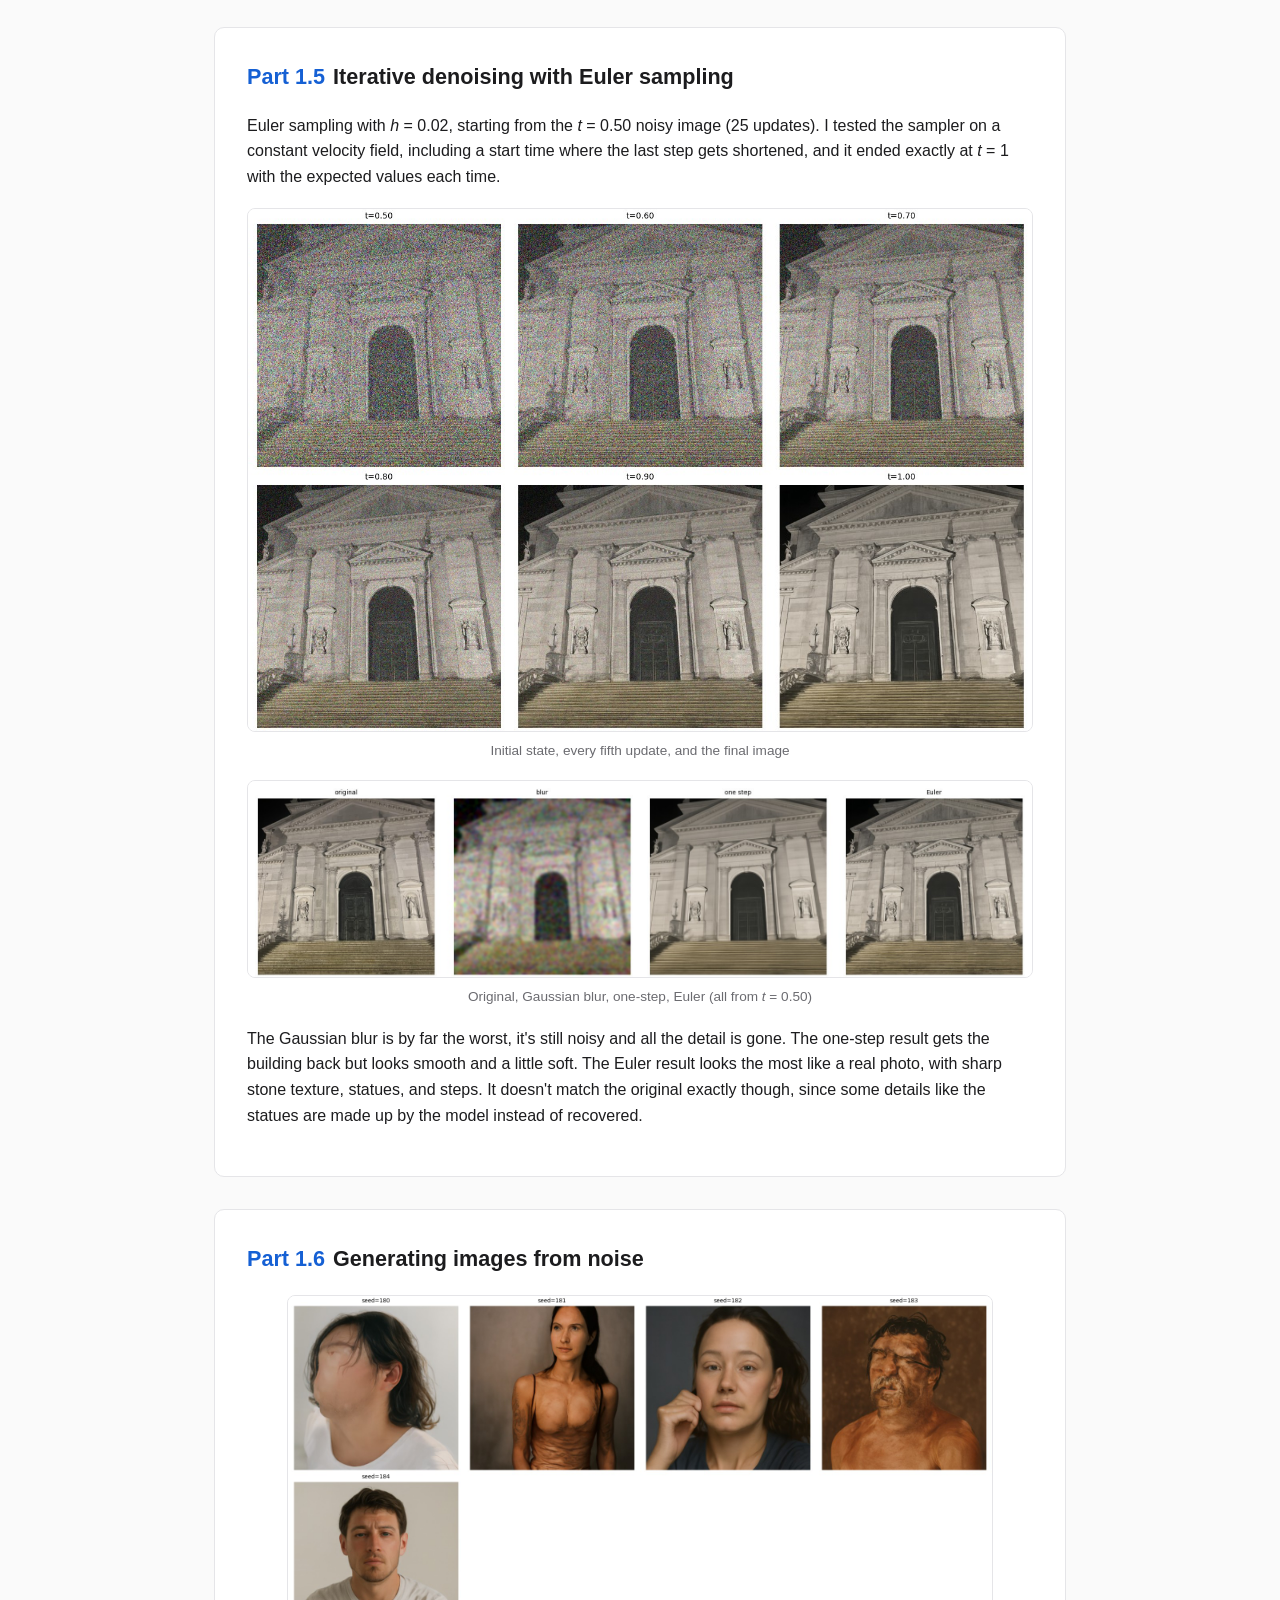
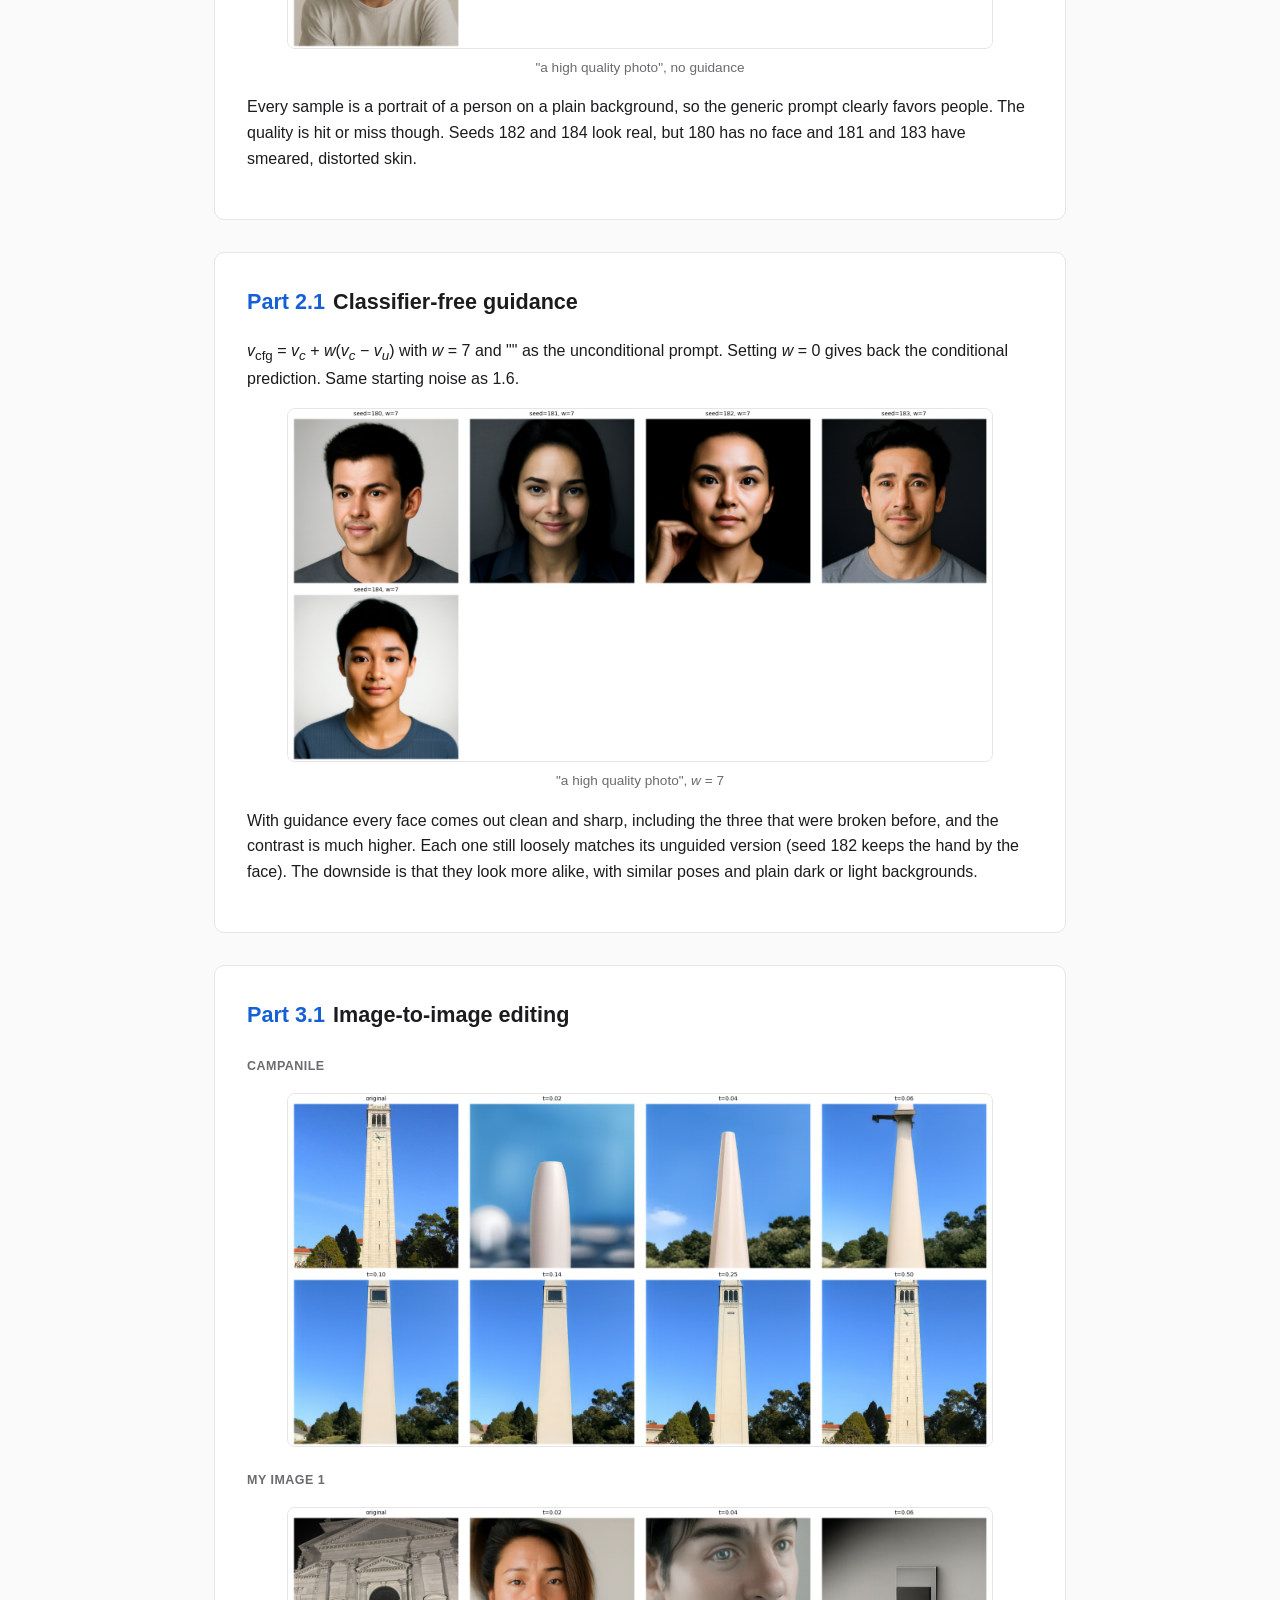
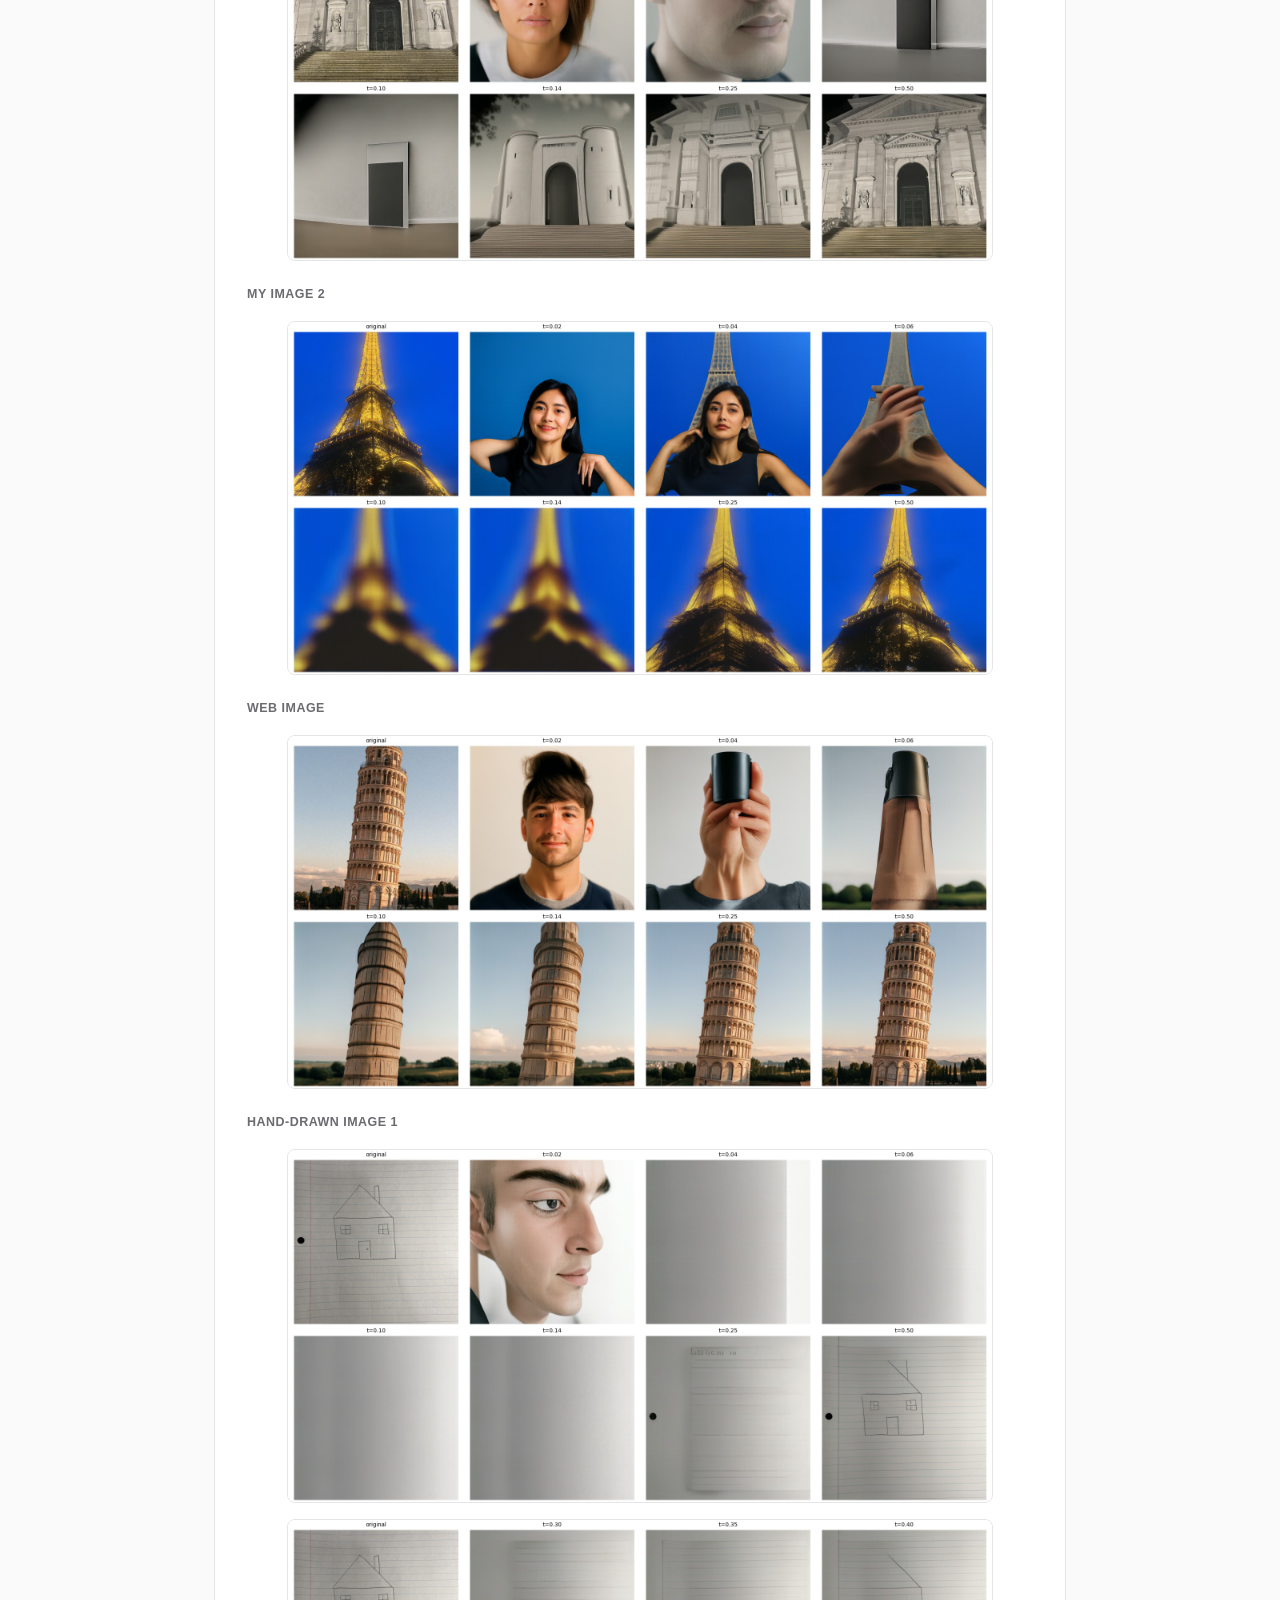
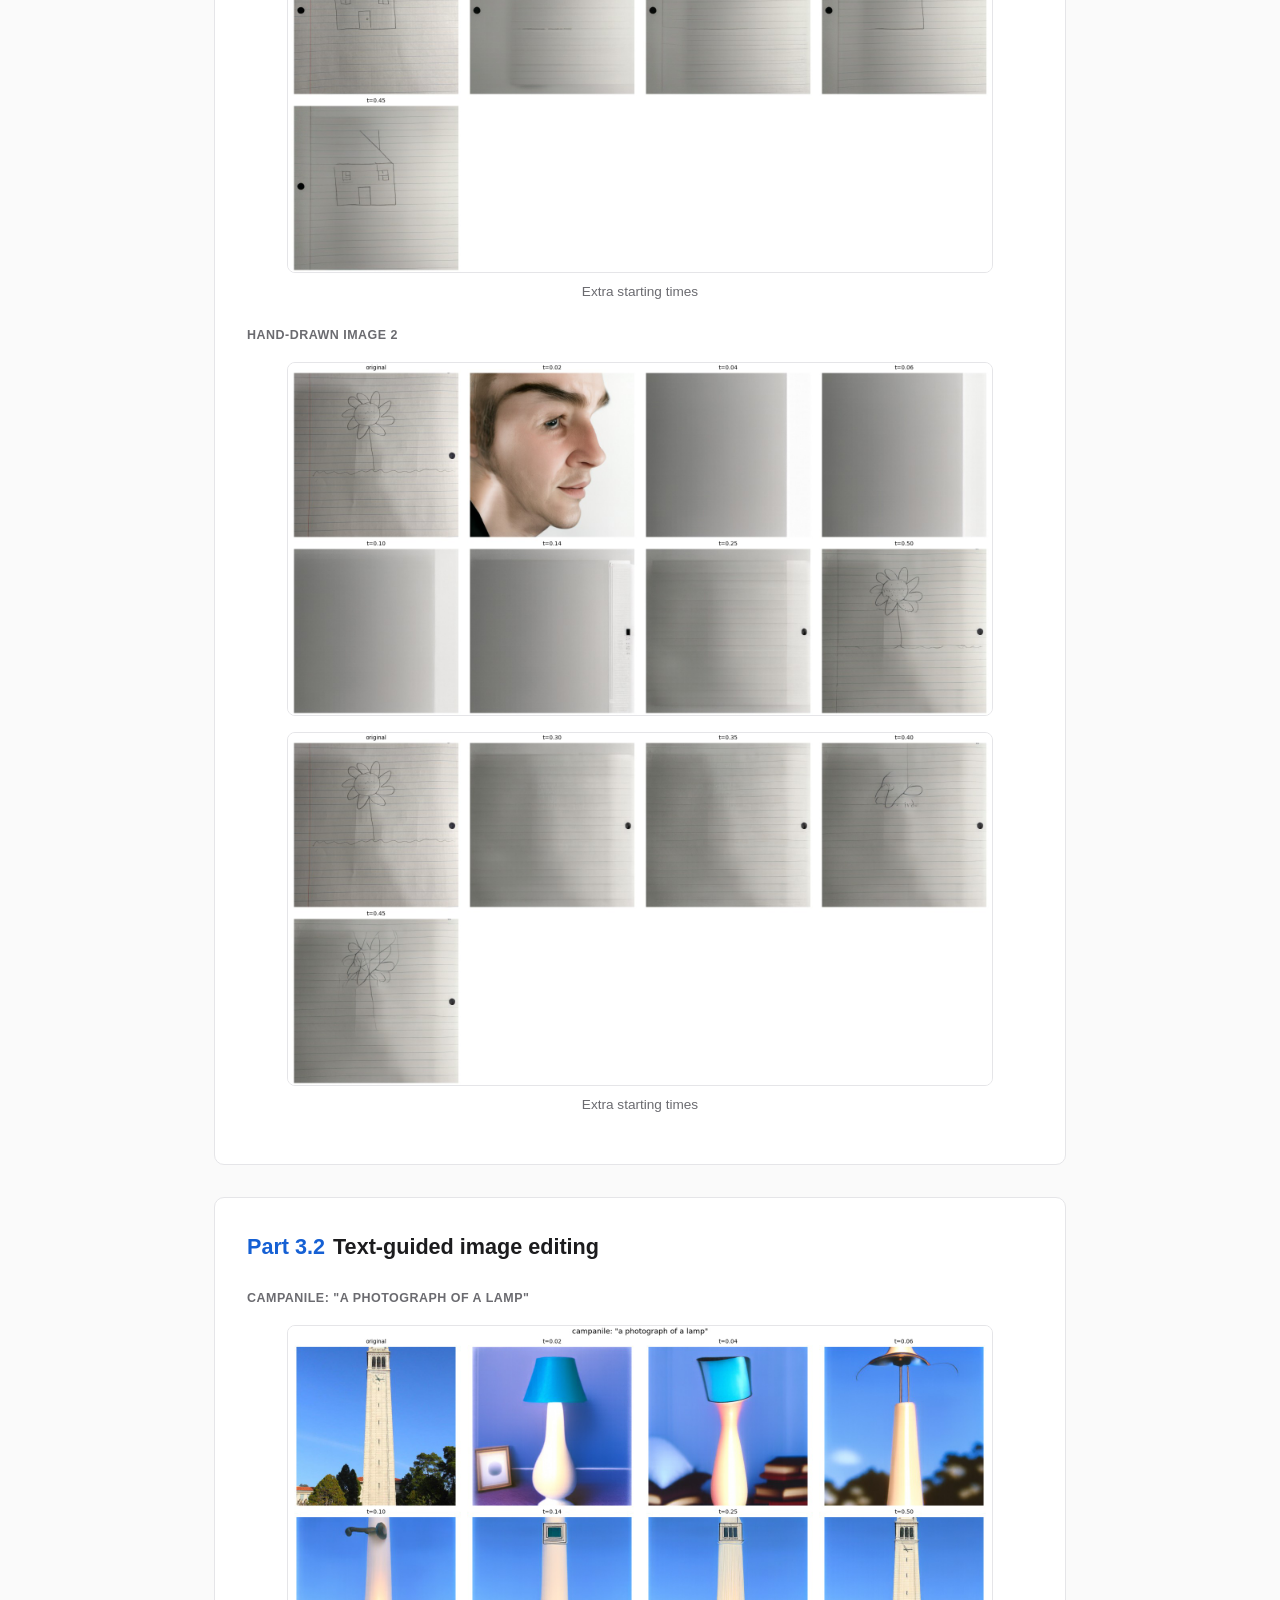
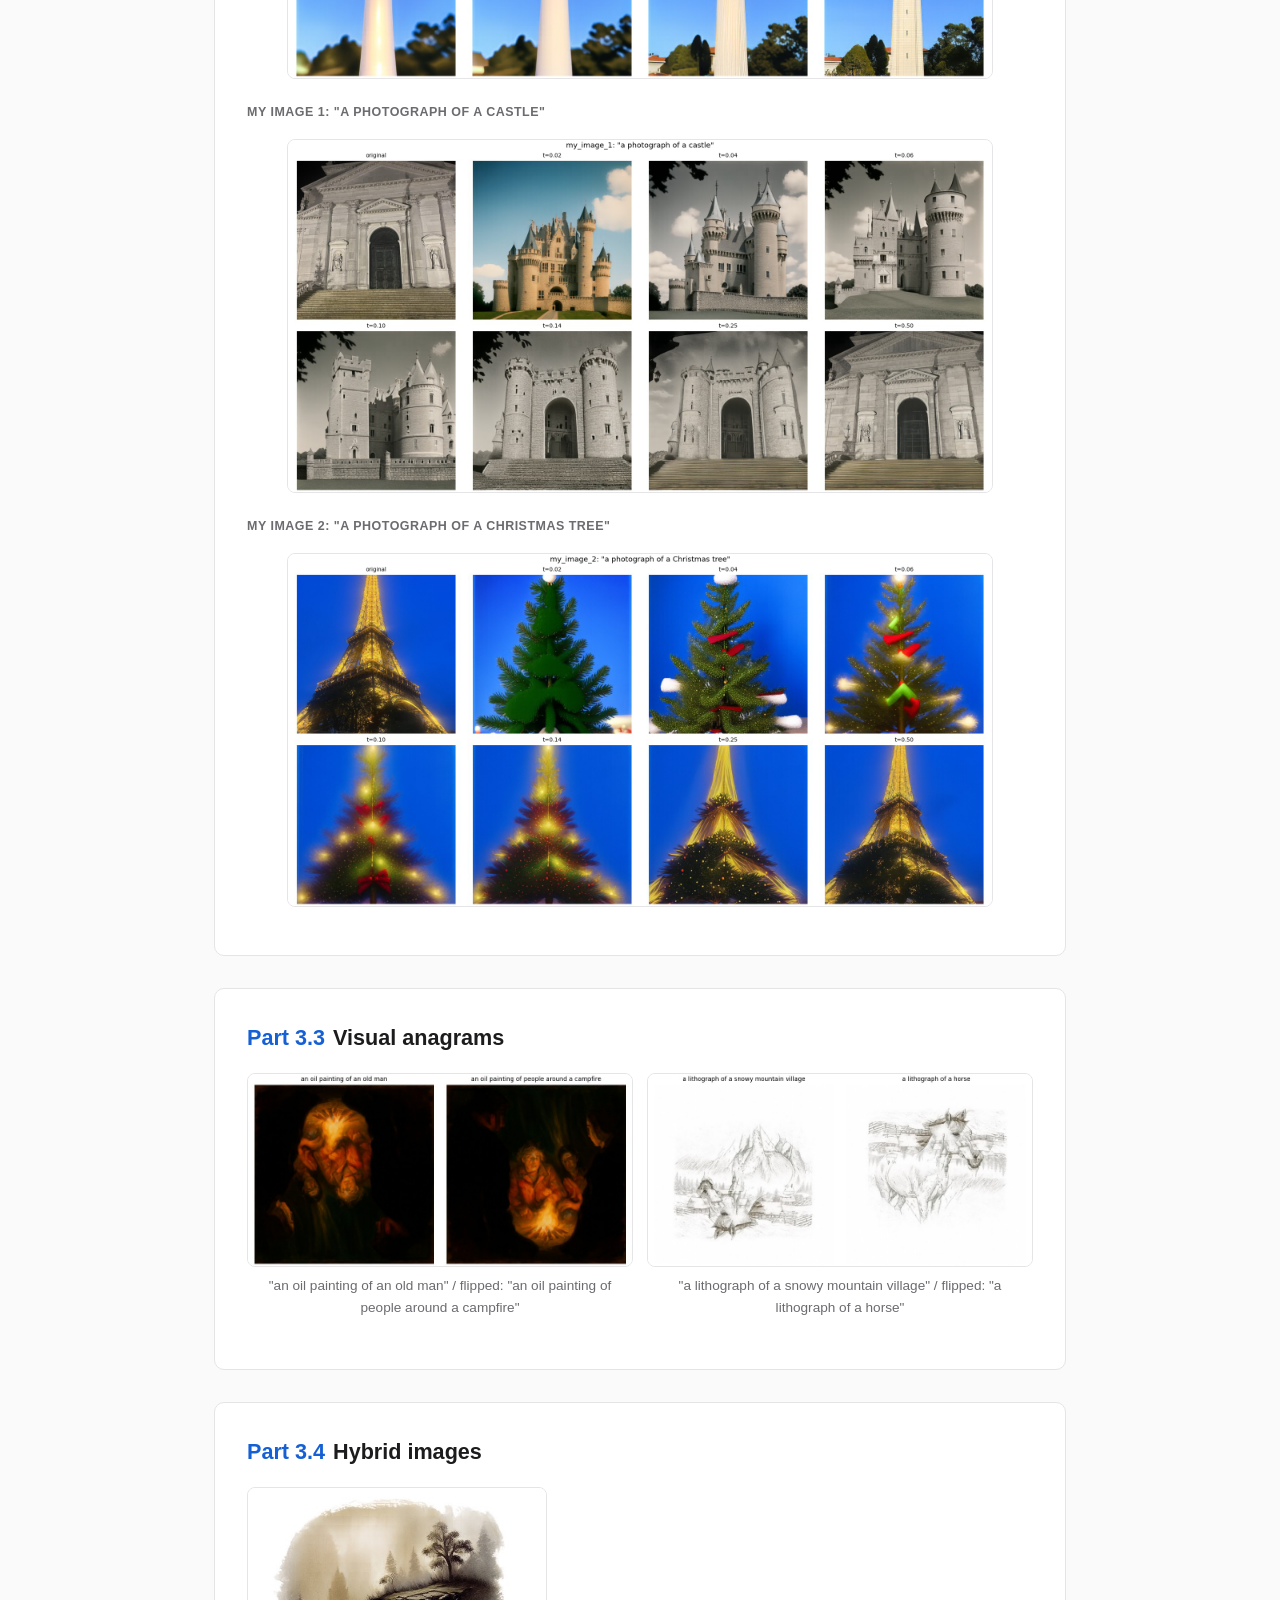
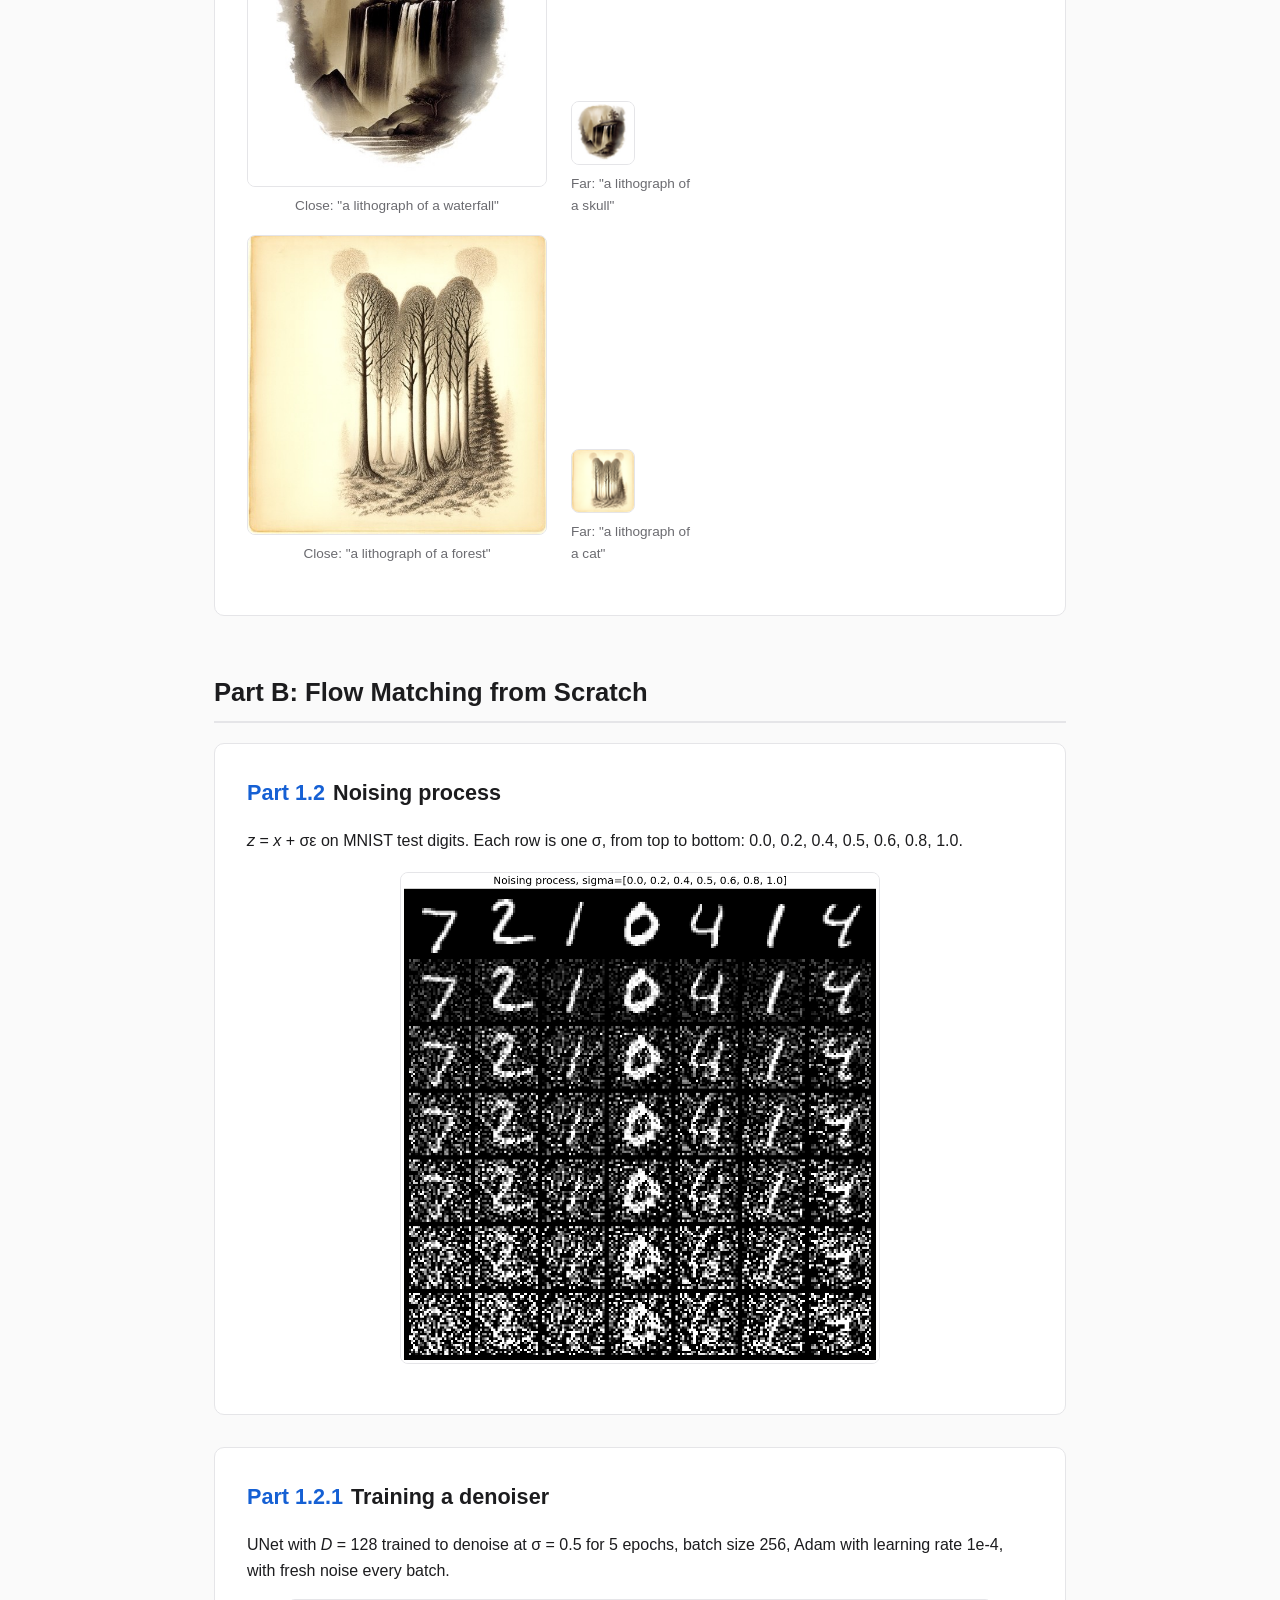
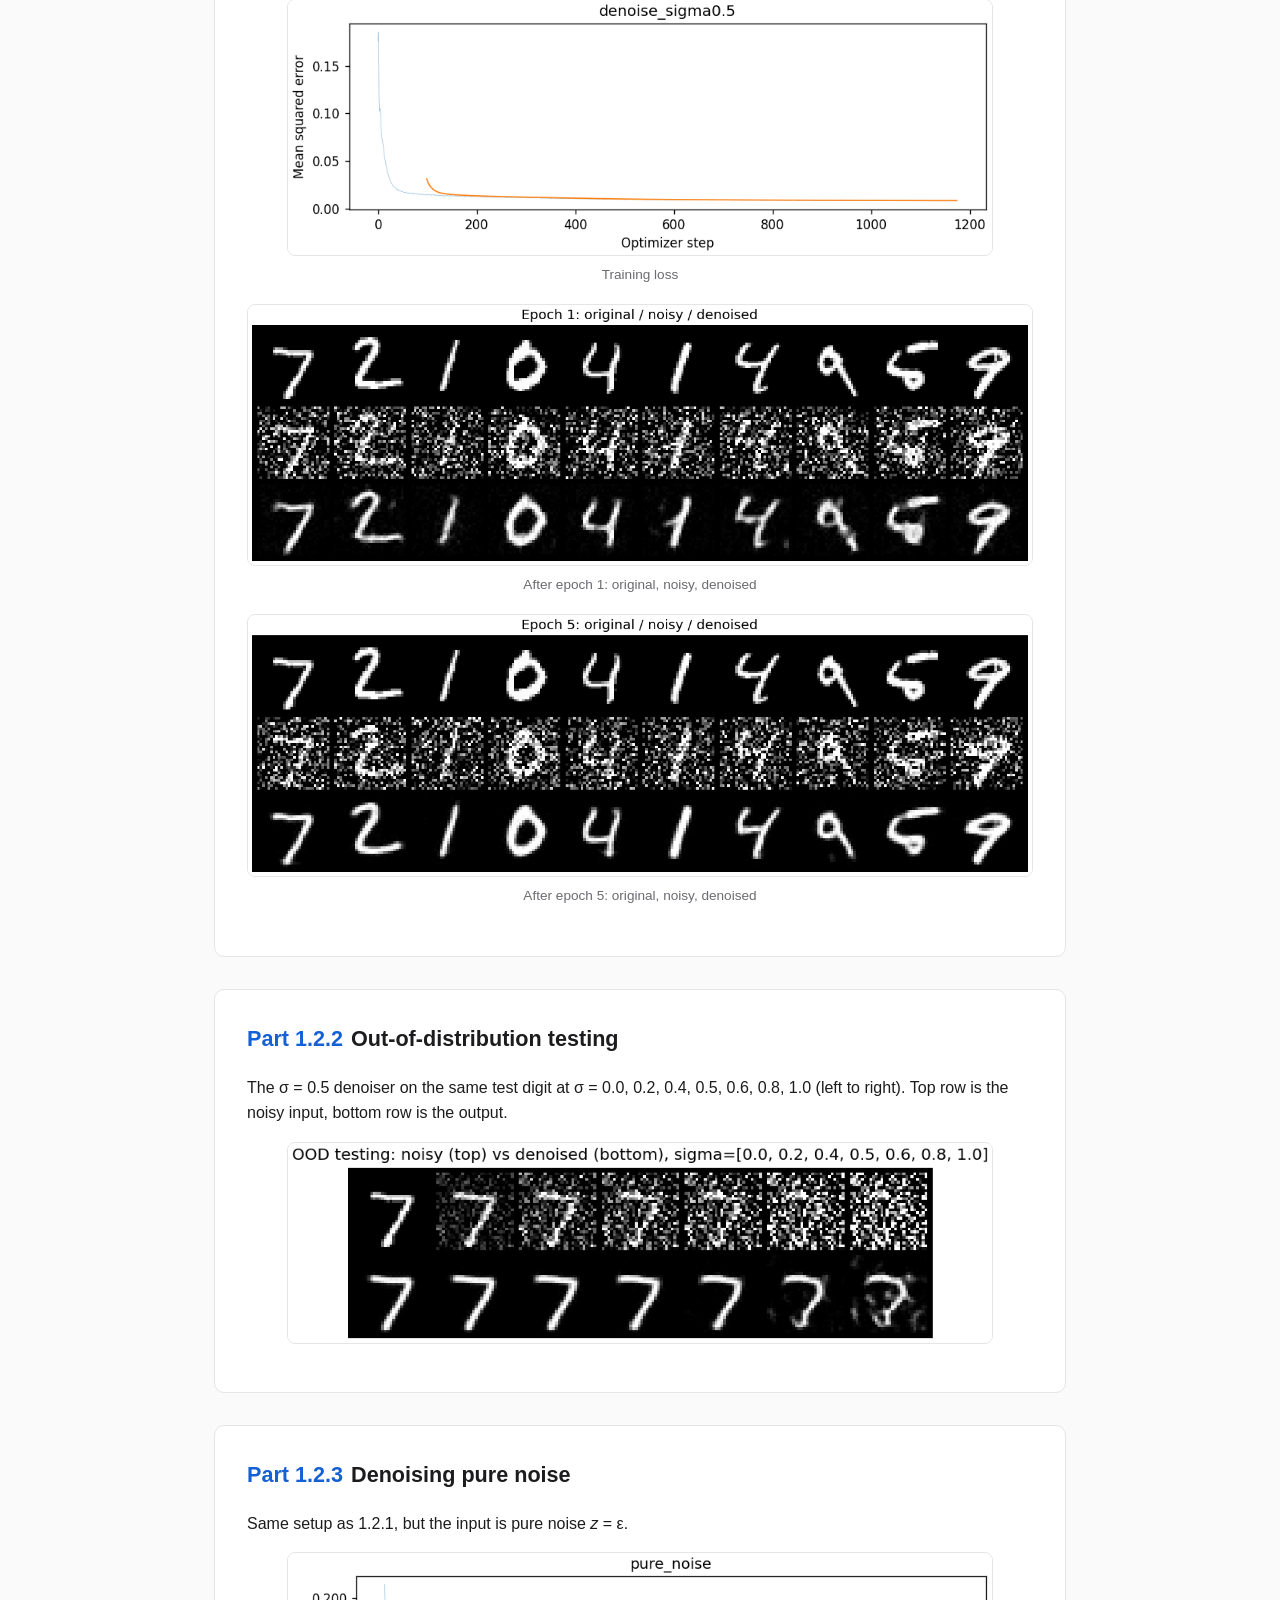
<file: proj3/index.html>
<!DOCTYPE html>
<html lang="en">
<head>
  <meta charset="UTF-8">
  <meta name="viewport" content="width=device-width, initial-scale=1.0">
  <title>Proj3: Flow Matching</title>
  <link rel="stylesheet" href="../style.css">
  <style>
    /* proj3-only additions */
    .stack figure { margin: 18px 0; }
    .grid2 {
      display: grid;
      grid-template-columns: repeat(auto-fit, minmax(260px, 1fr));
      gap: 14px;
      margin: 18px 0;
    }
    .grid2 figure { margin: 0; }
    .row-label {
      font-size: 0.78rem;
      text-transform: uppercase;
      letter-spacing: 0.04em;
      color: var(--muted);
      font-weight: 600;
      margin: 24px 0 2px;
    }
    .single { max-width: 360px; margin: 18px auto; }
    .medium { max-width: 560px; margin: 18px auto; }
    .grid3 {
      display: grid;
      grid-template-columns: repeat(auto-fit, minmax(180px, 1fr));
      gap: 14px;
      margin: 18px 0;
    }
    .grid3 figure { margin: 0; }
    .hybrid-pair {
      display: flex;
      gap: 24px;
      align-items: flex-end;
      flex-wrap: wrap;
      margin: 18px 0;
    }
    .hybrid-pair figure { margin: 0; }
    .hybrid-pair .big { flex: 1 1 240px; max-width: 300px; }
    #hybrids { break-inside: avoid; }
    .part-heading { break-after: avoid; }
    .hybrid-pair .small img { width: 64px; }
    .hybrid-pair .small figcaption { max-width: 120px; text-align: left; }
    .part-heading {
      font-size: 1.6rem;
      margin: 56px 0 20px;
      padding-bottom: 8px;
      border-bottom: 2px solid var(--border);
    }
  </style>
</head>
<body>
  <div class="wrap">
    <nav class="crumbs"><a href="../index.html">&larr; Portfolio</a></nav>

    <header class="page-header">
      <div class="eyebrow">CS180 · Programming Project #3</div>
      <h1>Flow Matching</h1>
    </header>

    <h2 class="part-heading">Part A: The Power of Flow Models</h2>

    <!-- ================= PART 1.1 ================= -->
    <section class="part" id="training-inputs">
      <h2><span class="part-label">Part 1.1</span>Constructing noisy training inputs</h2>
      <p>
        I used a photo of a church facade, cropped to 512&times;512, and noised it with
        <i>x<sub>t</sub></i> = (1 &minus; <i>t</i>)&epsilon; + <i>t x</i><sub>1</sub>, using the
        same noise sample at every time.
      </p>
      <figure><img src="media/training_inputs.jpg" alt="original and noisy images"><figcaption>Original, then <i>t</i> = 0.25, 0.50, 0.75</figcaption></figure>
    </section>

    <!-- ================= PART 1.2 ================= -->
    <section class="part" id="blur">
      <h2><span class="part-label">Part 1.2</span>Classical denoising</h2>
      <p>
        I divided <i>x<sub>t</sub></i> by <i>t</i> and applied a Gaussian blur, keeping the
        &sigma; that came closest to the original.
      </p>
      <div class="stack">
        <figure><img src="media/blur_0.25.jpg" alt="blur at t = 0.25"><figcaption><i>t</i> = 0.25</figcaption></figure>
        <figure><img src="media/blur_0.5.jpg" alt="blur at t = 0.5"><figcaption><i>t</i> = 0.50</figcaption></figure>
        <figure><img src="media/blur_0.75.jpg" alt="blur at t = 0.75"><figcaption><i>t</i> = 0.75</figcaption></figure>
      </div>
    </section>

    <!-- ================= PART 1.3 ================= -->
    <section class="part" id="one-step">
      <h2><span class="part-label">Part 1.3</span>One-step denoising</h2>
      <p>
        One-step estimate <i>x&#770;</i><sub>1</sub> = <i>x<sub>t</sub></i> + (1 &minus; <i>t</i>)<i>v</i><sub>&theta;</sub>(<i>x<sub>t</sub></i>, <i>t</i>, <i>c</i>)
        with the prompt "a high quality photo".
      </p>
      <div class="stack">
        <figure><img src="media/one_step_0.25.jpg" alt="one-step at t = 0.25"><figcaption><i>t</i> = 0.25</figcaption></figure>
        <figure><img src="media/one_step_0.5.jpg" alt="one-step at t = 0.5"><figcaption><i>t</i> = 0.50</figcaption></figure>
        <figure><img src="media/one_step_0.75.jpg" alt="one-step at t = 0.75"><figcaption><i>t</i> = 0.75</figcaption></figure>
      </div>
    </section>

    <!-- ================= PART 1.4 ================= -->
    <section class="part" id="velocity">
      <h2><span class="part-label">Part 1.4</span>Visualizing velocity</h2>
      <p>
        Predicted update (1 &minus; <i>t</i>)<i>v&#770;<sub>t</sub></i>, ground truth update
        (1 &minus; <i>t</i>)<i>v</i><sub>gt</sub> with <i>v</i><sub>gt</sub> = <i>x</i><sub>1</sub> &minus; &epsilon;,
        and the per-pixel RGB RMS error between them. Both updates use the same symmetric color
        scale with zero at gray, and the error maps use the same limits at all three times.
      </p>
      <div class="single">
        <figure><img src="media/velocity_original.jpg" alt="original image"><figcaption>Original</figcaption></figure>
      </div>
      <div class="stack">
        <figure><img src="media/velocity_0.25.jpg" alt="velocity at t = 0.25"><figcaption><i>t</i> = 0.25</figcaption></figure>
        <figure><img src="media/velocity_0.50.jpg" alt="velocity at t = 0.50"><figcaption><i>t</i> = 0.50</figcaption></figure>
        <figure><img src="media/velocity_0.75.jpg" alt="velocity at t = 0.75"><figcaption><i>t</i> = 0.75</figcaption></figure>
      </div>
      <p>
        The predicted update gets the overall structure right at every time, like the doorway,
        columns, and steps. What it misses is fine detail. The error shows up along edges, the
        statues, and the door panels, which is the stuff the noise wiped out. At <i>t</i> = 0.25
        the prediction is noticeably smoother than the ground truth, and by <i>t</i> = 0.75 the
        two are almost the same and the error map is mostly dark.
      </p>
    </section>

    <!-- ================= PART 1.5 ================= -->
    <section class="part" id="euler">
      <h2><span class="part-label">Part 1.5</span>Iterative denoising with Euler sampling</h2>
      <p>
        Euler sampling with <i>h</i> = 0.02, starting from the <i>t</i> = 0.50 noisy image
        (25 updates). I tested the sampler on a constant velocity field, including a start time
        where the last step gets shortened, and it ended exactly at <i>t</i> = 1 with the
        expected values each time.
      </p>
      <div class="stack">
        <figure><img src="media/trajectory.jpg" alt="Euler trajectory"><figcaption>Initial state, every fifth update, and the final image</figcaption></figure>
        <figure><img src="media/comparison.jpg" alt="comparison"><figcaption>Original, Gaussian blur, one-step, Euler (all from <i>t</i> = 0.50)</figcaption></figure>
      </div>
      <p>
        The Gaussian blur is by far the worst, it's still noisy and all the detail is gone. The
        one-step result gets the building back but looks smooth and a little soft. The Euler
        result looks the most like a real photo, with sharp stone texture, statues, and steps.
        It doesn't match the original exactly though, since some details like the statues are
        made up by the model instead of recovered.
      </p>
    </section>

    <!-- ================= PART 1.6 ================= -->
    <section class="part" id="from-noise">
      <h2><span class="part-label">Part 1.6</span>Generating images from noise</h2>
      <figure><img src="media/conditional_samples.jpg" alt="five samples"><figcaption>"a high quality photo", no guidance</figcaption></figure>
      <p>
        Every sample is a portrait of a person on a plain background, so the generic prompt
        clearly favors people. The quality is hit or miss though. Seeds 182 and 184 look real,
        but 180 has no face and 181 and 183 have smeared, distorted skin.
      </p>
    </section>

    <!-- ================= PART 2.1 ================= -->
    <section class="part" id="cfg">
      <h2><span class="part-label">Part 2.1</span>Classifier-free guidance</h2>
      <p>
        <i>v</i><sub>cfg</sub> = <i>v<sub>c</sub></i> + <i>w</i>(<i>v<sub>c</sub></i> &minus; <i>v<sub>u</sub></i>)
        with <i>w</i> = 7 and "" as the unconditional prompt. Setting <i>w</i> = 0 gives back the
        conditional prediction. Same starting noise as 1.6.
      </p>
      <figure><img src="media/cfg_samples.jpg" alt="five CFG samples"><figcaption>"a high quality photo", <i>w</i> = 7</figcaption></figure>
      <p>
        With guidance every face comes out clean and sharp, including the three that were broken
        before, and the contrast is much higher. Each one still loosely matches its unguided
        version (seed 182 keeps the hand by the face). The downside is that they look more alike,
        with similar poses and plain dark or light backgrounds.
      </p>
    </section>

    <!-- ================= PART 3.1 ================= -->
    <section class="part" id="sdedit">
      <h2><span class="part-label">Part 3.1</span>Image-to-image editing</h2>

      <div class="row-label">Campanile</div>
      <figure><img src="media/edit_campanile.jpg" alt="Campanile edits"></figure>

      <div class="row-label">My image 1</div>
      <figure><img src="media/edit_my_image_1.jpg" alt="church edits"></figure>

      <div class="row-label">My image 2</div>
      <figure><img src="media/edit_my_image_2.jpg" alt="Eiffel Tower edits"></figure>

      <div class="row-label">Web image</div>
      <figure><img src="media/edit_web_image.jpg" alt="Pisa edits"></figure>

      <div class="row-label">Hand-drawn image 1</div>
      <figure><img src="media/edit_drawing_1.jpg" alt="house drawing edits"></figure>
      <figure><img src="media/edit_drawing_1_extra.jpg" alt="house drawing extra edits"><figcaption>Extra starting times</figcaption></figure>

      <div class="row-label">Hand-drawn image 2</div>
      <figure><img src="media/edit_drawing_2.jpg" alt="flower drawing edits"></figure>
      <figure><img src="media/edit_drawing_2_extra.jpg" alt="flower drawing extra edits"><figcaption>Extra starting times</figcaption></figure>
    </section>

    <!-- ================= PART 3.2 ================= -->
    <section class="part" id="text-edit">
      <h2><span class="part-label">Part 3.2</span>Text-guided image editing</h2>

      <div class="row-label">Campanile: "a photograph of a lamp"</div>
      <figure><img src="media/text_edit_campanile.jpg" alt="Campanile to lamp"></figure>

      <div class="row-label">My image 1: "a photograph of a castle"</div>
      <figure><img src="media/text_edit_my_image_1.jpg" alt="church to castle"></figure>

      <div class="row-label">My image 2: "a photograph of a Christmas tree"</div>
      <figure><img src="media/text_edit_my_image_2.jpg" alt="Eiffel Tower to Christmas tree"></figure>
    </section>

    <!-- ================= PART 3.3 ================= -->
    <section class="part" id="anagrams">
      <h2><span class="part-label">Part 3.3</span>Visual anagrams</h2>
      <div class="grid2">
        <figure><img src="media/anagram_views_0.jpg" alt="old man / campfire anagram"><figcaption>"an oil painting of an old man" / flipped: "an oil painting of people around a campfire"</figcaption></figure>
        <figure><img src="media/anagram_views_1.jpg" alt="village / horse anagram"><figcaption>"a lithograph of a snowy mountain village" / flipped: "a lithograph of a horse"</figcaption></figure>
      </div>
    </section>

    <!-- ================= PART 3.4 ================= -->
    <section class="part" id="hybrids">
      <h2><span class="part-label">Part 3.4</span>Hybrid images</h2>
      <div class="hybrid-pair">
        <figure class="big"><img src="media/hybrid_0.jpg" alt="skull / waterfall hybrid"><figcaption>Close: "a lithograph of a waterfall"</figcaption></figure>
        <figure class="small"><img src="media/hybrid_0_small.png" alt="skull / waterfall hybrid, far view"><figcaption>Far: "a lithograph of a skull"</figcaption></figure>
      </div>
      <div class="hybrid-pair">
        <figure class="big"><img src="media/hybrid_1.jpg" alt="cat / forest hybrid"><figcaption>Close: "a lithograph of a forest"</figcaption></figure>
        <figure class="small"><img src="media/hybrid_1_small.png" alt="cat / forest hybrid, far view"><figcaption>Far: "a lithograph of a cat"</figcaption></figure>
      </div>
    </section>

    <h2 class="part-heading">Part B: Flow Matching from Scratch</h2>

    <!-- ================= PART B 1.2 ================= -->
    <section class="part" id="b-noising">
      <h2><span class="part-label">Part 1.2</span>Noising process</h2>
      <p>
        <i>z</i> = <i>x</i> + &sigma;&epsilon; on MNIST test digits. Each row is one &sigma;, from
        top to bottom: 0.0, 0.2, 0.4, 0.5, 0.6, 0.8, 1.0.
      </p>
      <div class="medium">
        <figure><img src="media/b_noise_levels.png" alt="noising process"></figure>
      </div>
    </section>

    <!-- ================= PART B 1.2.1 ================= -->
    <section class="part" id="b-denoiser">
      <h2><span class="part-label">Part 1.2.1</span>Training a denoiser</h2>
      <p>
        UNet with <i>D</i> = 128 trained to denoise at &sigma; = 0.5 for 5 epochs, batch size 256,
        Adam with learning rate 1e-4, with fresh noise every batch.
      </p>
      <figure><img src="media/b_denoise_sigma0.5_loss.png" alt="training loss"><figcaption>Training loss</figcaption></figure>
      <div class="stack">
        <figure><img src="media/b_denoise_epoch1.png" alt="results after epoch 1"><figcaption>After epoch 1: original, noisy, denoised</figcaption></figure>
        <figure><img src="media/b_denoise_epoch5.png" alt="results after epoch 5"><figcaption>After epoch 5: original, noisy, denoised</figcaption></figure>
      </div>
    </section>

    <!-- ================= PART B 1.2.2 ================= -->
    <section class="part" id="b-ood">
      <h2><span class="part-label">Part 1.2.2</span>Out-of-distribution testing</h2>
      <p>
        The &sigma; = 0.5 denoiser on the same test digit at &sigma; = 0.0, 0.2, 0.4, 0.5, 0.6, 0.8,
        1.0 (left to right). Top row is the noisy input, bottom row is the output.
      </p>
      <figure><img src="media/b_ood_testing.png" alt="out-of-distribution testing"></figure>
    </section>

    <!-- ================= PART B 1.2.3 ================= -->
    <section class="part" id="b-pure-noise">
      <h2><span class="part-label">Part 1.2.3</span>Denoising pure noise</h2>
      <p>Same setup as 1.2.1, but the input is pure noise <i>z</i> = &epsilon;.</p>
      <figure><img src="media/b_pure_noise_loss.png" alt="pure noise training loss"><figcaption>Training loss</figcaption></figure>
      <div class="stack">
        <figure><img src="media/b_pure_noise_epoch1.png" alt="pure noise epoch 1"><figcaption>After epoch 1</figcaption></figure>
        <figure><img src="media/b_pure_noise_epoch5.png" alt="pure noise epoch 5"><figcaption>After epoch 5</figcaption></figure>
      </div>
      <p>
        Every output is the same blurry blob, no matter what noise goes in. It doesn't look like
        any one digit. It looks like a bunch of digits stacked on top of each other: you can make
        out a 0 shaped outline with hints of a 3, 8, and 9 in the middle. After epoch 5 it's
        basically the same image, just smoother.
      </p>
      <p>
        This happens because the input has no information about which digit the target is. The
        noise is independent of the image, so the best the model can do under MSE is output the
        one image that minimizes the average squared distance to all training digits, which is
        their mean (the centroid). That's why it looks like an average of all the classes 0 to 9,
        weighted by how often each stroke shows up, and why the loss flattens out early and stops
        improving.
      </p>
    </section>

    <!-- ================= PART B 2.2 ================= -->
    <section class="part" id="b-time-train">
      <h2><span class="part-label">Part 2.2</span>Training the time-conditioned UNet</h2>
      <p>
        <i>D</i> = 64, batch size 64, 10 epochs, Adam with initial learning rate 1e-2 and an
        exponential decay of 0.1<sup>1/10</sup> per epoch.
      </p>
      <figure><img src="media/b_time_conditioned_loss.png" alt="time-conditioned training loss"><figcaption>Training loss</figcaption></figure>
    </section>

    <!-- ================= PART B 2.3 ================= -->
    <section class="part" id="b-time-sample">
      <h2><span class="part-label">Part 2.3</span>Sampling from the time-conditioned UNet</h2>
      <div class="grid3">
        <figure><img src="media/b_time_epoch1.png" alt="time-conditioned epoch 1"><figcaption>Epoch 1</figcaption></figure>
        <figure><img src="media/b_time_epoch5.png" alt="time-conditioned epoch 5"><figcaption>Epoch 5</figcaption></figure>
        <figure><img src="media/b_time_epoch10.png" alt="time-conditioned epoch 10"><figcaption>Epoch 10</figcaption></figure>
      </div>
    </section>

    <!-- ================= PART B 2.5 ================= -->
    <section class="part" id="b-class-train">
      <h2><span class="part-label">Part 2.5</span>Training the class-conditioned UNet</h2>
      <p>
        Same setup as 2.2, plus a one-hot class vector that gets dropped (set to 0) 10% of the time.
      </p>
      <figure><img src="media/b_class_conditioned_loss.png" alt="class-conditioned training loss"><figcaption>Training loss</figcaption></figure>
    </section>

    <!-- ================= PART B 2.6 ================= -->
    <section class="part" id="b-class-sample">
      <h2><span class="part-label">Part 2.6</span>Sampling from the class-conditioned UNet</h2>
      <p>Classifier-free guidance with &gamma; = 5.0. Each row is one digit, 0 to 9.</p>
      <div class="grid3">
        <figure><img src="media/b_class_epoch1.png" alt="class-conditioned epoch 1"><figcaption>Epoch 1</figcaption></figure>
        <figure><img src="media/b_class_epoch5.png" alt="class-conditioned epoch 5"><figcaption>Epoch 5</figcaption></figure>
        <figure><img src="media/b_class_epoch10.png" alt="class-conditioned epoch 10"><figcaption>Epoch 10</figcaption></figure>
      </div>

      <h3>Without the learning rate scheduler</h3>
      <p>
        To make up for removing the scheduler, I trained with a constant learning rate of 1e-3
        instead of starting at 1e-2. Without the decay, 1e-2 would stay high for the whole run and
        make the end of training noisy, so I picked a smaller value close to where the scheduled
        run ends up by the last epoch. Everything else is the same.
      </p>
      <figure><img src="media/b_class_conditioned_no_scheduler_loss.png" alt="no scheduler training loss"><figcaption>Training loss, no scheduler</figcaption></figure>
      <div class="single">
        <figure><img src="media/b_class_no_scheduler.png" alt="no scheduler samples"><figcaption>Samples after epoch 10, no scheduler</figcaption></figure>
      </div>
    </section>

    <footer class="page-footer">
      &copy; 2026 Beni Michel
    </footer>
  </div>
</body>
</html>
</file>
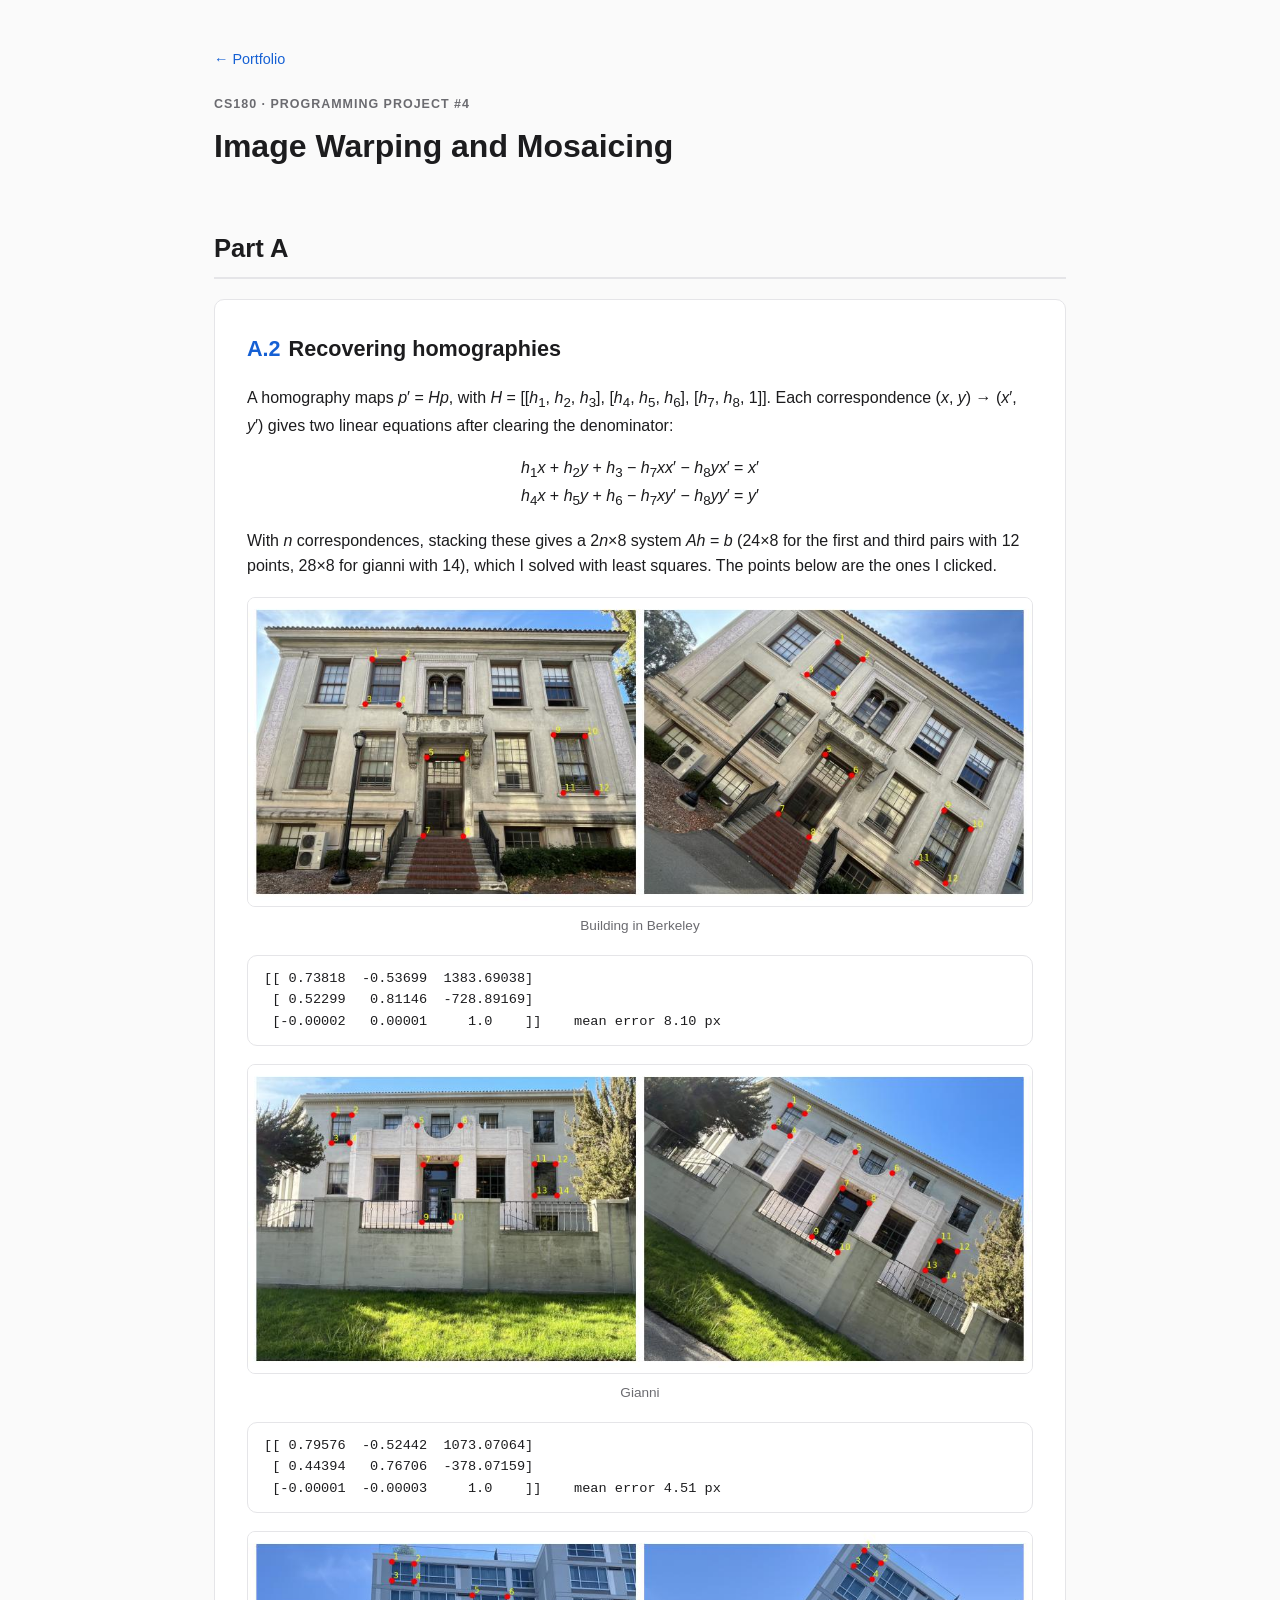
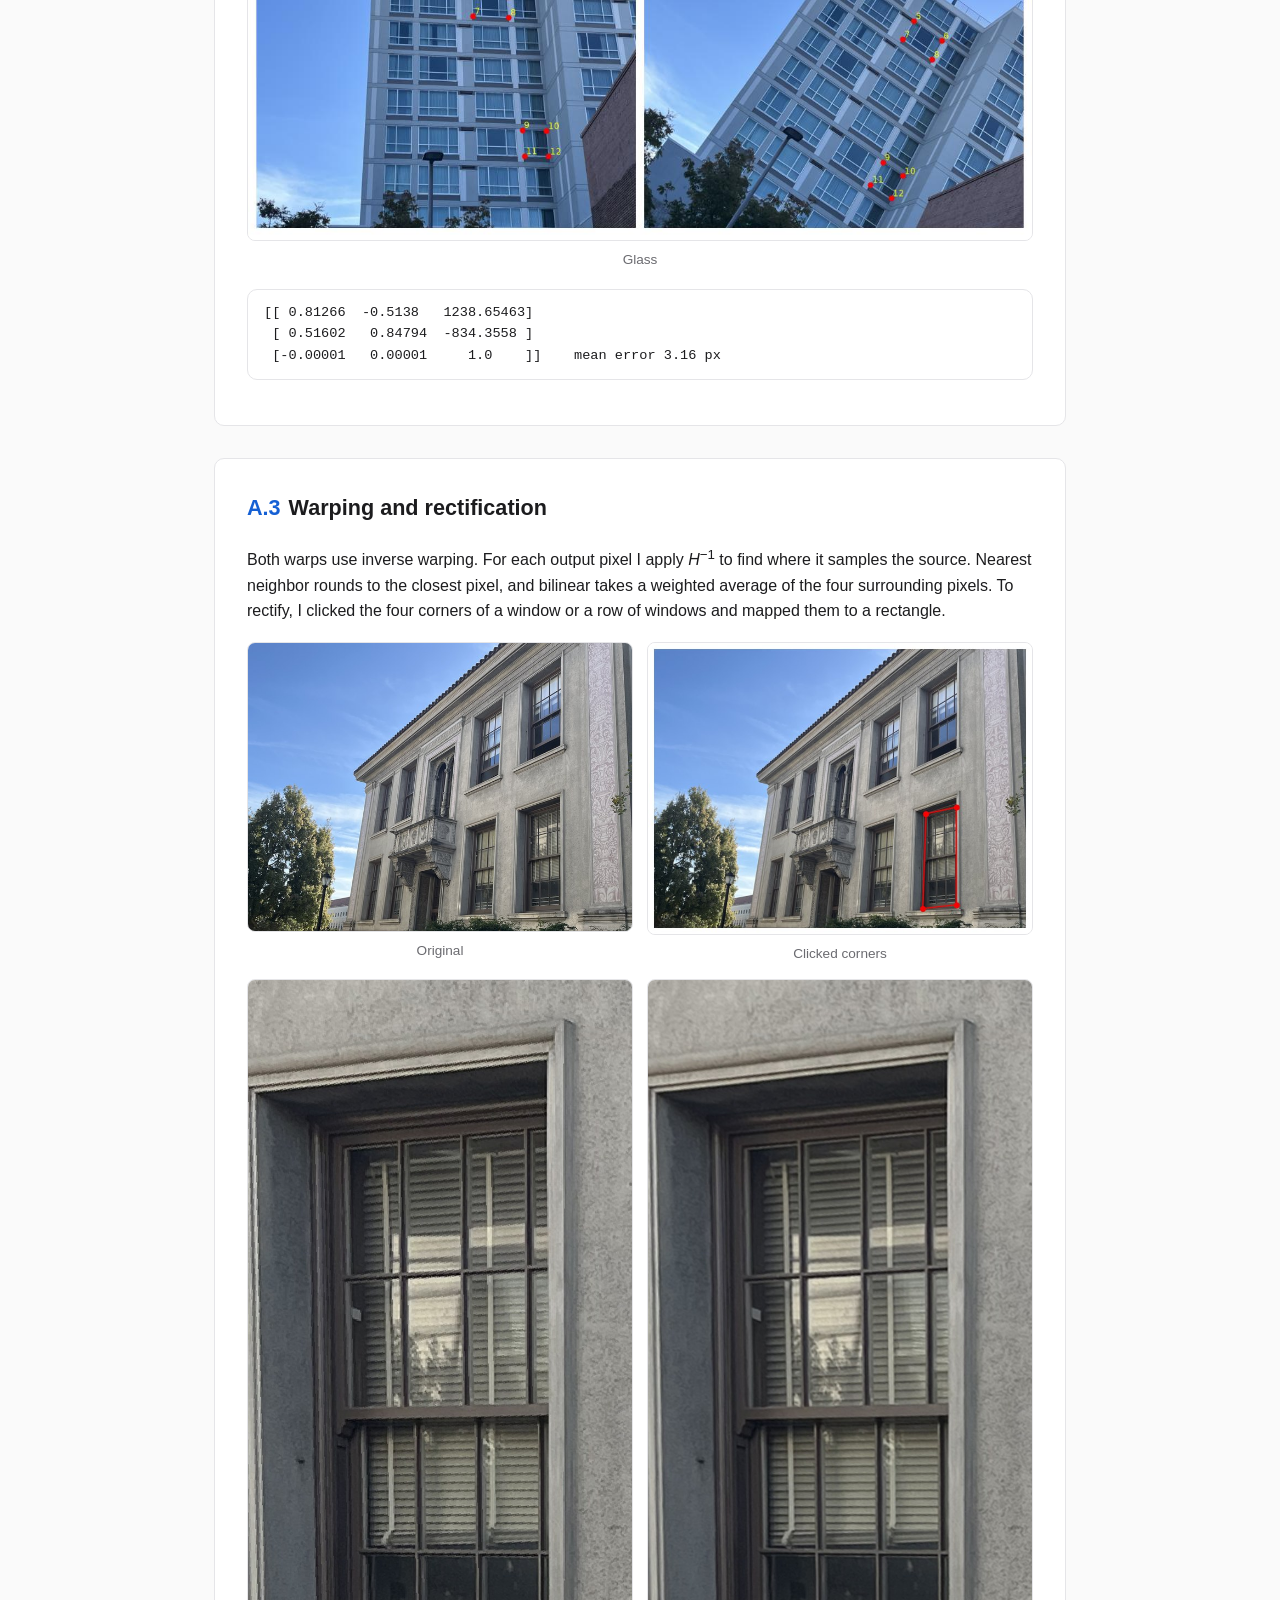
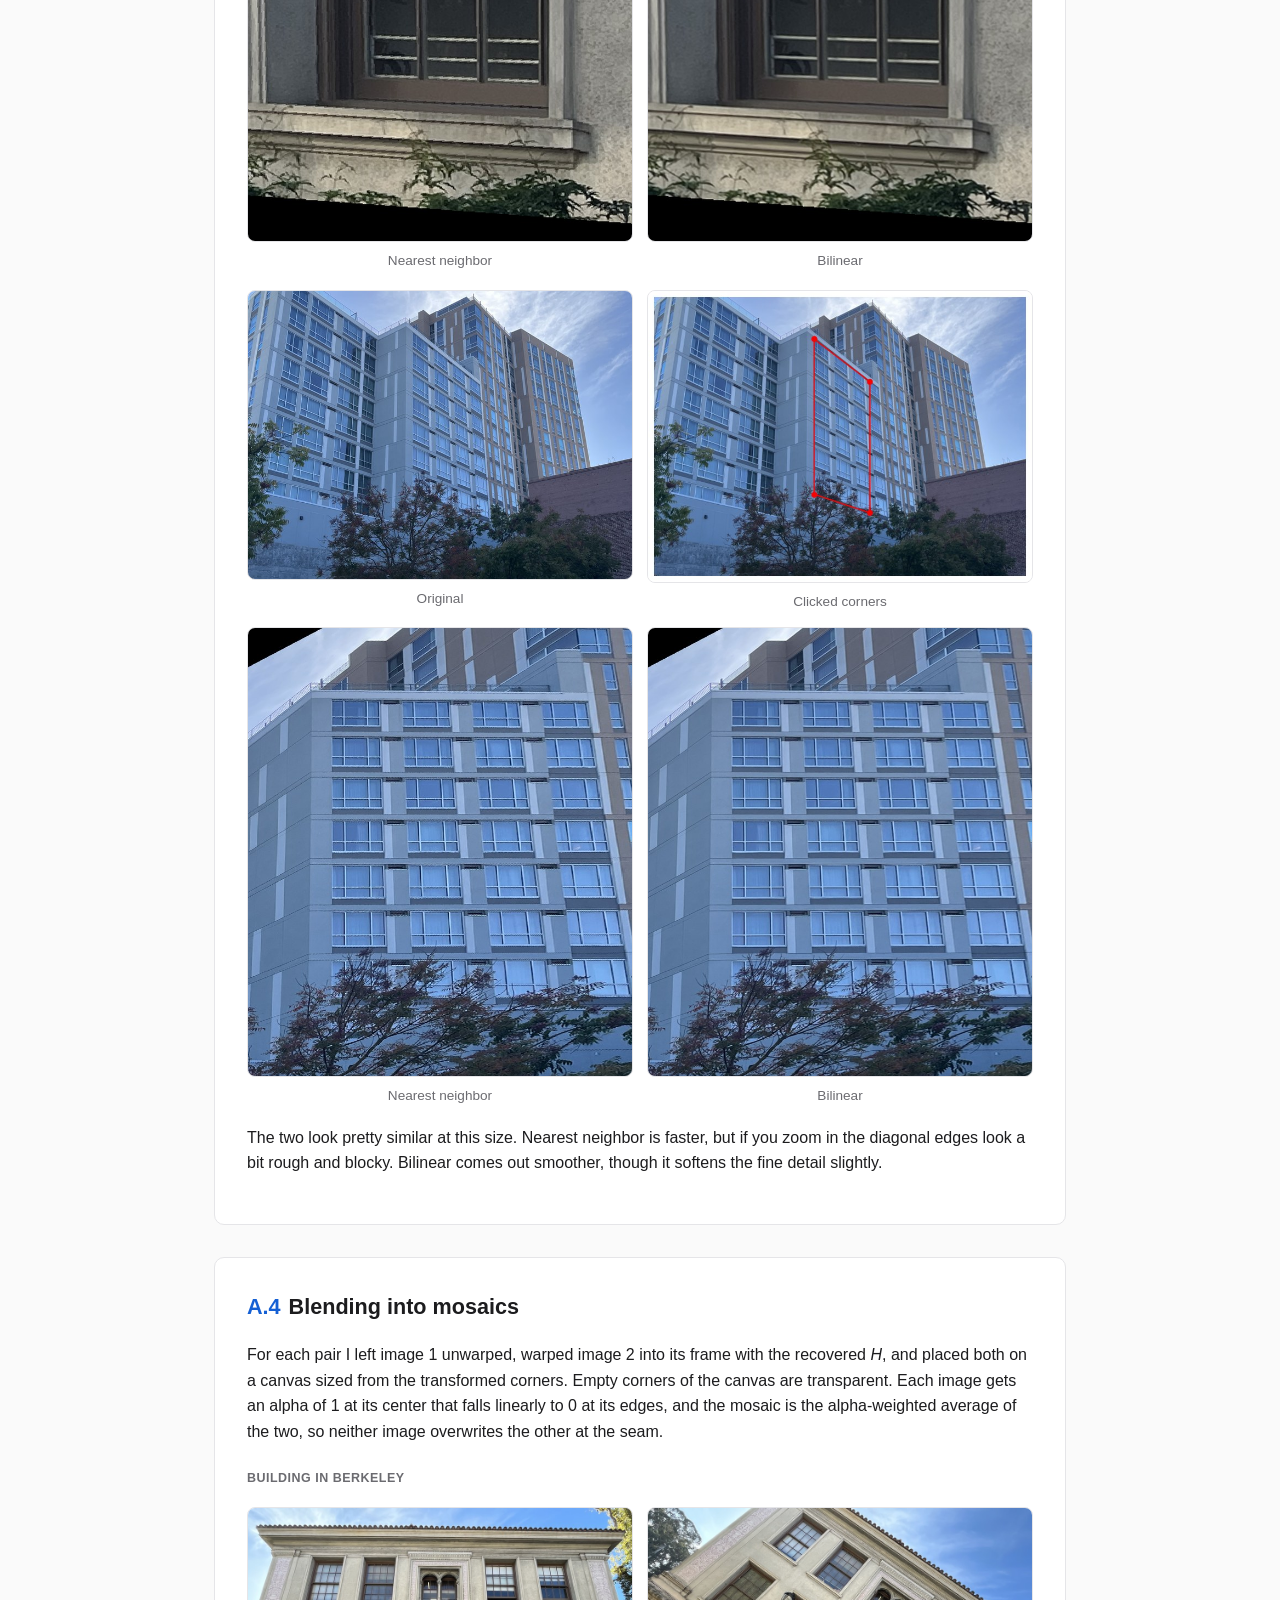
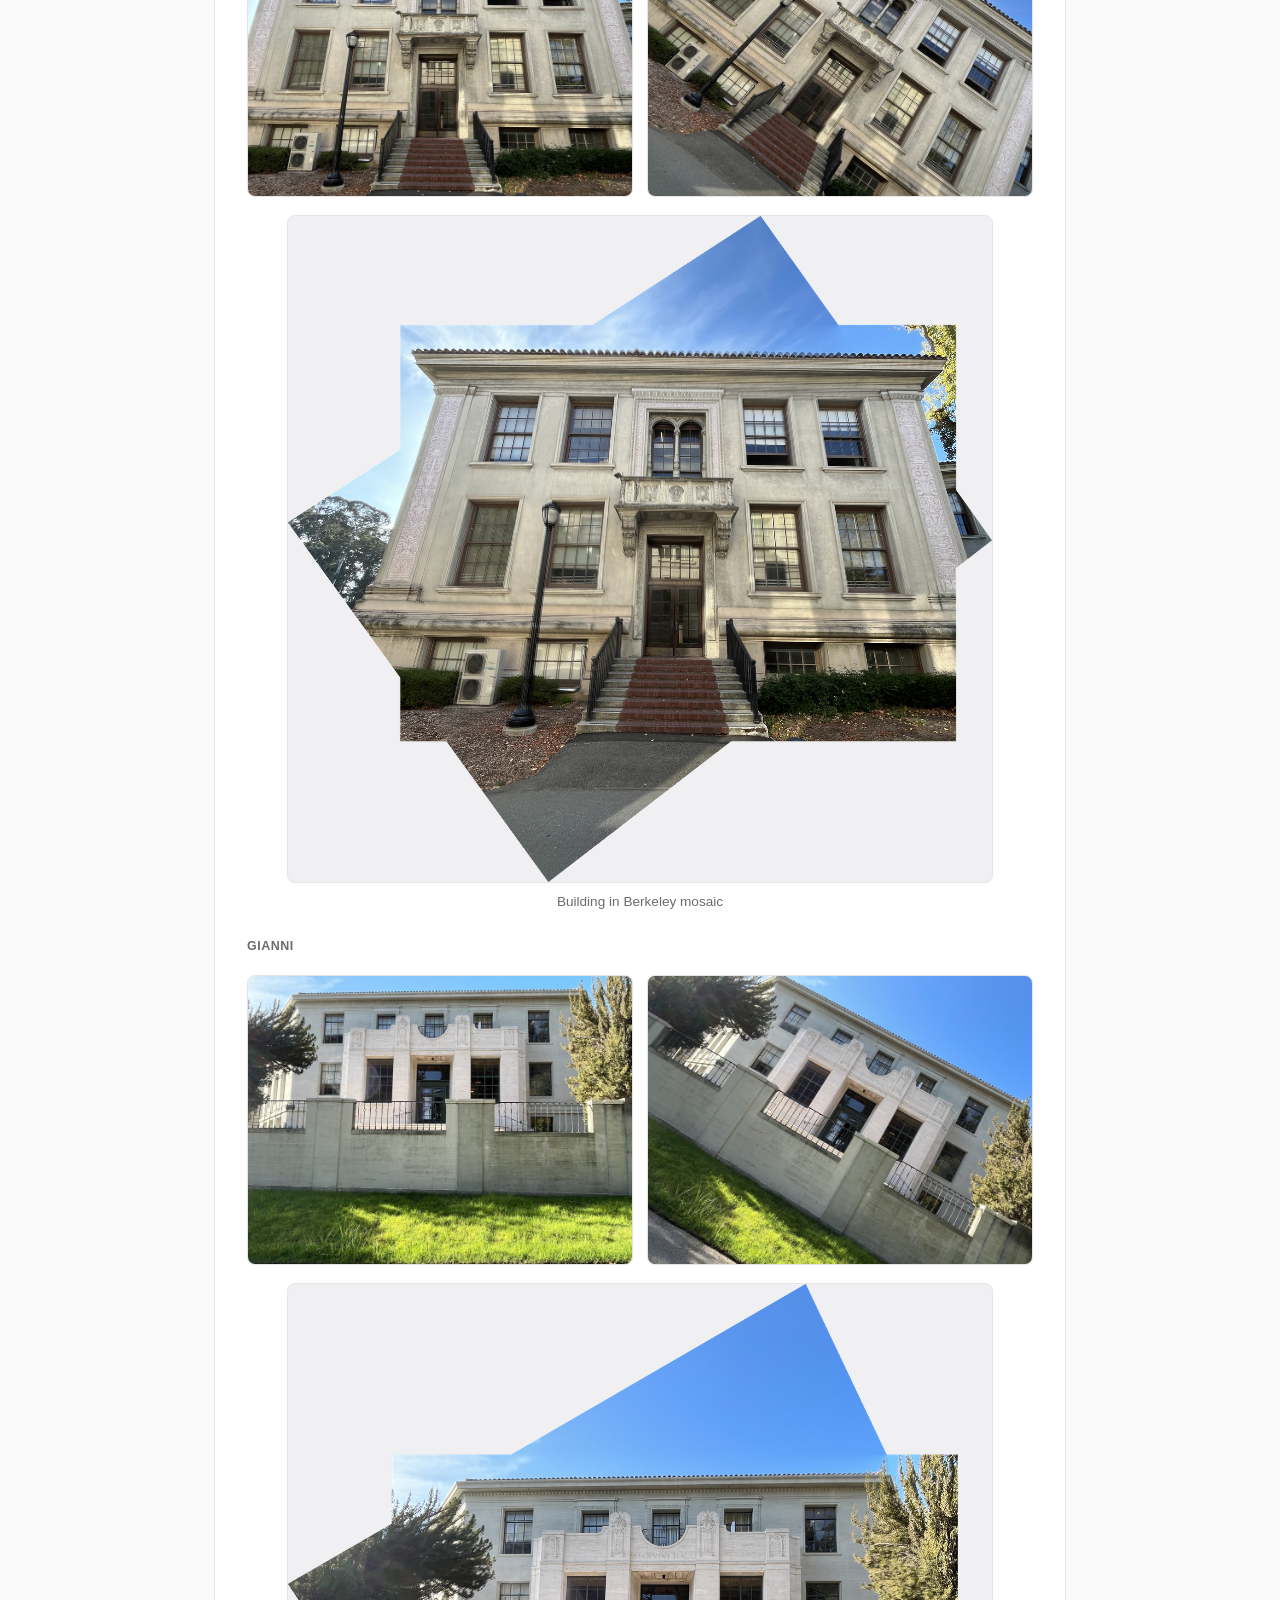
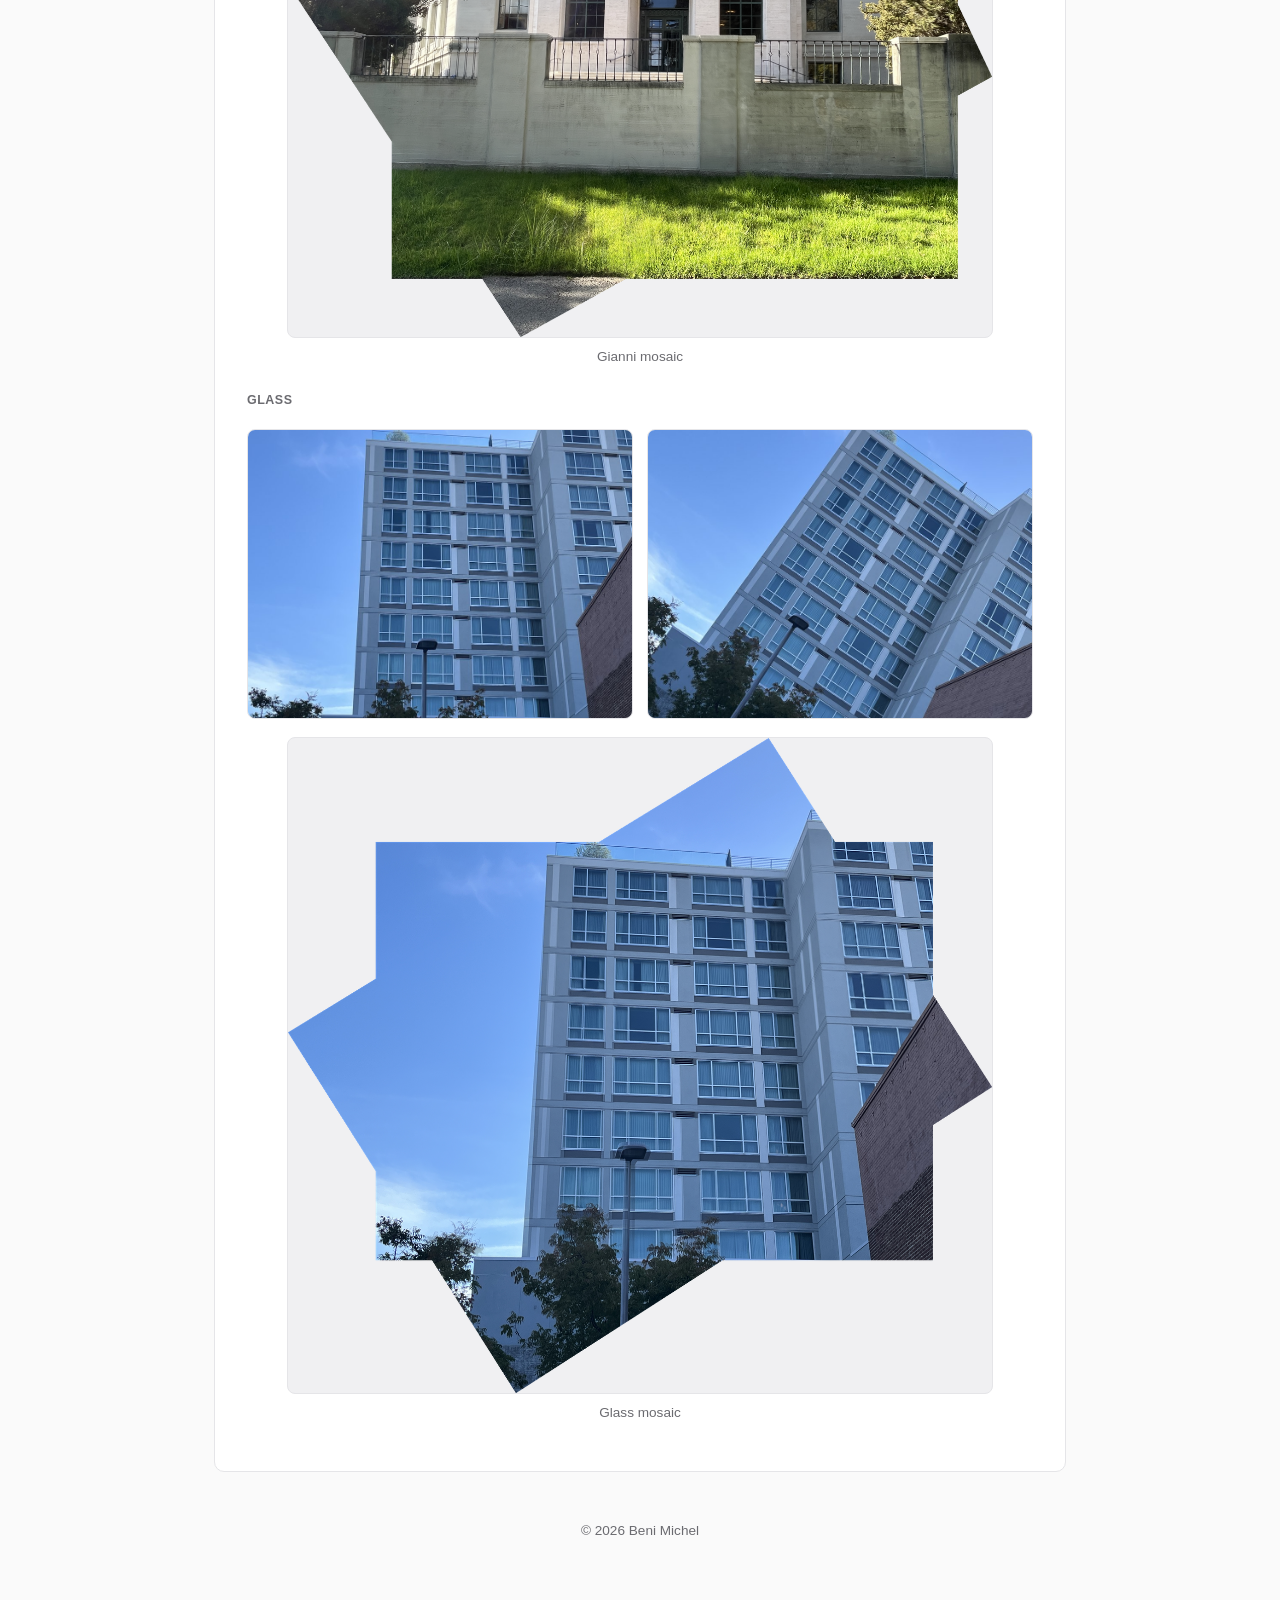
<file: proj4/index.html>
<!DOCTYPE html>
<html lang="en">
<head>
  <meta charset="UTF-8">
  <meta name="viewport" content="width=device-width, initial-scale=1.0">
  <title>Proj4: Image Warping and Mosaicing</title>
  <link rel="stylesheet" href="../style.css">
  <style>
    /* proj4-only additions */
    .grid2 {
      display: grid;
      grid-template-columns: repeat(auto-fit, minmax(260px, 1fr));
      gap: 14px;
      margin: 18px 0;
    }
    .grid2 figure { margin: 0; }
    .stack figure { margin: 18px 0; }
    .part-heading {
      font-size: 1.6rem;
      margin: 56px 0 20px;
      padding-bottom: 8px;
      border-bottom: 2px solid var(--border);
      break-after: avoid;
    }
    pre.mat {
      background: var(--panel);
      border: 1px solid var(--border);
      border-radius: var(--radius);
      padding: 12px 16px;
      overflow-x: auto;
      font-size: 0.85rem;
    }
    .row-label {
      font-size: 0.78rem;
      text-transform: uppercase;
      letter-spacing: 0.04em;
      color: var(--muted);
      font-weight: 600;
      margin: 24px 0 2px;
    }
    .eq { text-align: center; margin: 14px 0; }
  </style>
</head>
<body>
  <div class="wrap">
    <nav class="crumbs"><a href="../index.html">&larr; Portfolio</a></nav>

    <header class="page-header">
      <div class="eyebrow">CS180 · Programming Project #4</div>
      <h1>Image Warping and Mosaicing</h1>
    </header>

    <h2 class="part-heading">Part A</h2>

    <!-- ================= A.2 ================= -->
    <section class="part" id="homographies">
      <h2><span class="part-label">A.2</span>Recovering homographies</h2>
      <p>
        A homography maps <i>p</i>&prime; = <i>Hp</i>, with <i>H</i> = [[<i>h</i><sub>1</sub>, <i>h</i><sub>2</sub>, <i>h</i><sub>3</sub>],
        [<i>h</i><sub>4</sub>, <i>h</i><sub>5</sub>, <i>h</i><sub>6</sub>], [<i>h</i><sub>7</sub>, <i>h</i><sub>8</sub>, 1]].
        Each correspondence (<i>x</i>, <i>y</i>) &rarr; (<i>x</i>&prime;, <i>y</i>&prime;) gives two linear equations after
        clearing the denominator:
      </p>
      <div class="eq">
        <i>h</i><sub>1</sub><i>x</i> + <i>h</i><sub>2</sub><i>y</i> + <i>h</i><sub>3</sub> &minus; <i>h</i><sub>7</sub><i>xx</i>&prime; &minus; <i>h</i><sub>8</sub><i>yx</i>&prime; = <i>x</i>&prime;<br>
        <i>h</i><sub>4</sub><i>x</i> + <i>h</i><sub>5</sub><i>y</i> + <i>h</i><sub>6</sub> &minus; <i>h</i><sub>7</sub><i>xy</i>&prime; &minus; <i>h</i><sub>8</sub><i>yy</i>&prime; = <i>y</i>&prime;
      </div>
      <p>
        With <i>n</i> correspondences, stacking these gives a 2<i>n</i>&times;8 system <i>Ah</i> = <i>b</i> (24&times;8 for the first and third pairs with 12 points, 28&times;8 for gianni with 14), which I solved with least squares. The points below are the ones I clicked.
      </p>

      <div class="stack">
        <figure><img src="media/gatewaybuilding1_gatewaybuilding2_points.jpg" alt="first building correspondences"><figcaption>Building in Berkeley</figcaption></figure>
<pre class="mat">[[ 0.73818  -0.53699  1383.69038]
 [ 0.52299   0.81146  -728.89169]
 [-0.00002   0.00001     1.0    ]]    mean error 8.10 px</pre>
        <figure><img src="media/giannibuilding1_giannibuilding2_points.jpg" alt="gianni correspondences"><figcaption>Gianni</figcaption></figure>
<pre class="mat">[[ 0.79576  -0.52442  1073.07064]
 [ 0.44394   0.76706  -378.07159]
 [-0.00001  -0.00003     1.0    ]]    mean error 4.51 px</pre>
        <figure><img src="media/glassbuilding1_glassbuilding2_points.jpg" alt="glass correspondences"><figcaption>Glass</figcaption></figure>
<pre class="mat">[[ 0.81266  -0.5138   1238.65463]
 [ 0.51602   0.84794  -834.3558 ]
 [-0.00001   0.00001     1.0    ]]    mean error 3.16 px</pre>
      </div>
    </section>

    <!-- ================= A.3 ================= -->
    <section class="part" id="warp">
      <h2><span class="part-label">A.3</span>Warping and rectification</h2>
      <p>
        Both warps use inverse warping. For each output pixel I apply <i>H</i><sup>&minus;1</sup> to find where it
        samples the source. Nearest neighbor rounds to the closest pixel, and bilinear takes a weighted average of the
        four surrounding pixels. To rectify, I clicked the four corners of a window or a row of windows and mapped them
        to a rectangle.
      </p>

      <div class="grid2">
        <figure><img src="media/sidewaysgateway.jpg" alt="gateway window original"><figcaption>Original</figcaption></figure>
        <figure><img src="media/sidewaysgateway_points.jpg" alt="gateway window corners"><figcaption>Clicked corners</figcaption></figure>
        <figure><img src="media/sidewaysgateway_nn.jpg" alt="gateway window nearest neighbor"><figcaption>Nearest neighbor</figcaption></figure>
        <figure><img src="media/sidewaysgateway_bil.jpg" alt="gateway window bilinear"><figcaption>Bilinear</figcaption></figure>
      </div>

      <div class="grid2">
        <figure><img src="media/sidewaysglass.jpg" alt="glass building original"><figcaption>Original</figcaption></figure>
        <figure><img src="media/sidewaysglass_points.jpg" alt="glass building corners"><figcaption>Clicked corners</figcaption></figure>
        <figure><img src="media/sidewaysglass_nn.jpg" alt="glass building nearest neighbor"><figcaption>Nearest neighbor</figcaption></figure>
        <figure><img src="media/sidewaysglass_bil.jpg" alt="glass building bilinear"><figcaption>Bilinear</figcaption></figure>
      </div>

      <p>
        The two look pretty similar at this size. Nearest neighbor is faster, but if you zoom in the diagonal edges look a bit rough and blocky. Bilinear comes out smoother, though it softens the fine detail slightly.
      </p>
    </section>

    <!-- ================= A.4 ================= -->
    <section class="part" id="mosaics">
      <h2><span class="part-label">A.4</span>Blending into mosaics</h2>
      <p>
        For each pair I left image 1 unwarped, warped image 2 into its frame with the recovered <i>H</i>, and placed both on a
        canvas sized from the transformed corners. Empty corners of the canvas are transparent. Each image gets an alpha of 1 at its center that falls linearly to 0 at
        its edges, and the mosaic is the alpha-weighted average of the two, so neither image overwrites the other at the seam.
      </p>

      <div class="row-label">Building in Berkeley</div>
      <div class="grid2">
        <figure><img src="media/gateway1.jpg" alt="building image 1"></figure>
        <figure><img src="media/gateway2.jpg" alt="building image 2"></figure>
      </div>
      <figure><img src="media/gateway_mosaic.png" alt="building mosaic"><figcaption>Building in Berkeley mosaic</figcaption></figure>

      <div class="row-label">Gianni</div>
      <div class="grid2">
        <figure><img src="media/gianni1.jpg" alt="gianni image 1"></figure>
        <figure><img src="media/gianni2.jpg" alt="gianni image 2"></figure>
      </div>
      <figure><img src="media/gianni_mosaic.png" alt="gianni mosaic"><figcaption>Gianni mosaic</figcaption></figure>

      <div class="row-label">Glass</div>
      <div class="grid2">
        <figure><img src="media/glass1.jpg" alt="glass image 1"></figure>
        <figure><img src="media/glass2.jpg" alt="glass image 2"></figure>
      </div>
      <figure><img src="media/glass_mosaic.png" alt="glass mosaic"><figcaption>Glass mosaic</figcaption></figure>
    </section>

    <footer class="page-footer">
      &copy; 2026 Beni Michel
    </footer>
  </div>
</body>
</html>
</file>
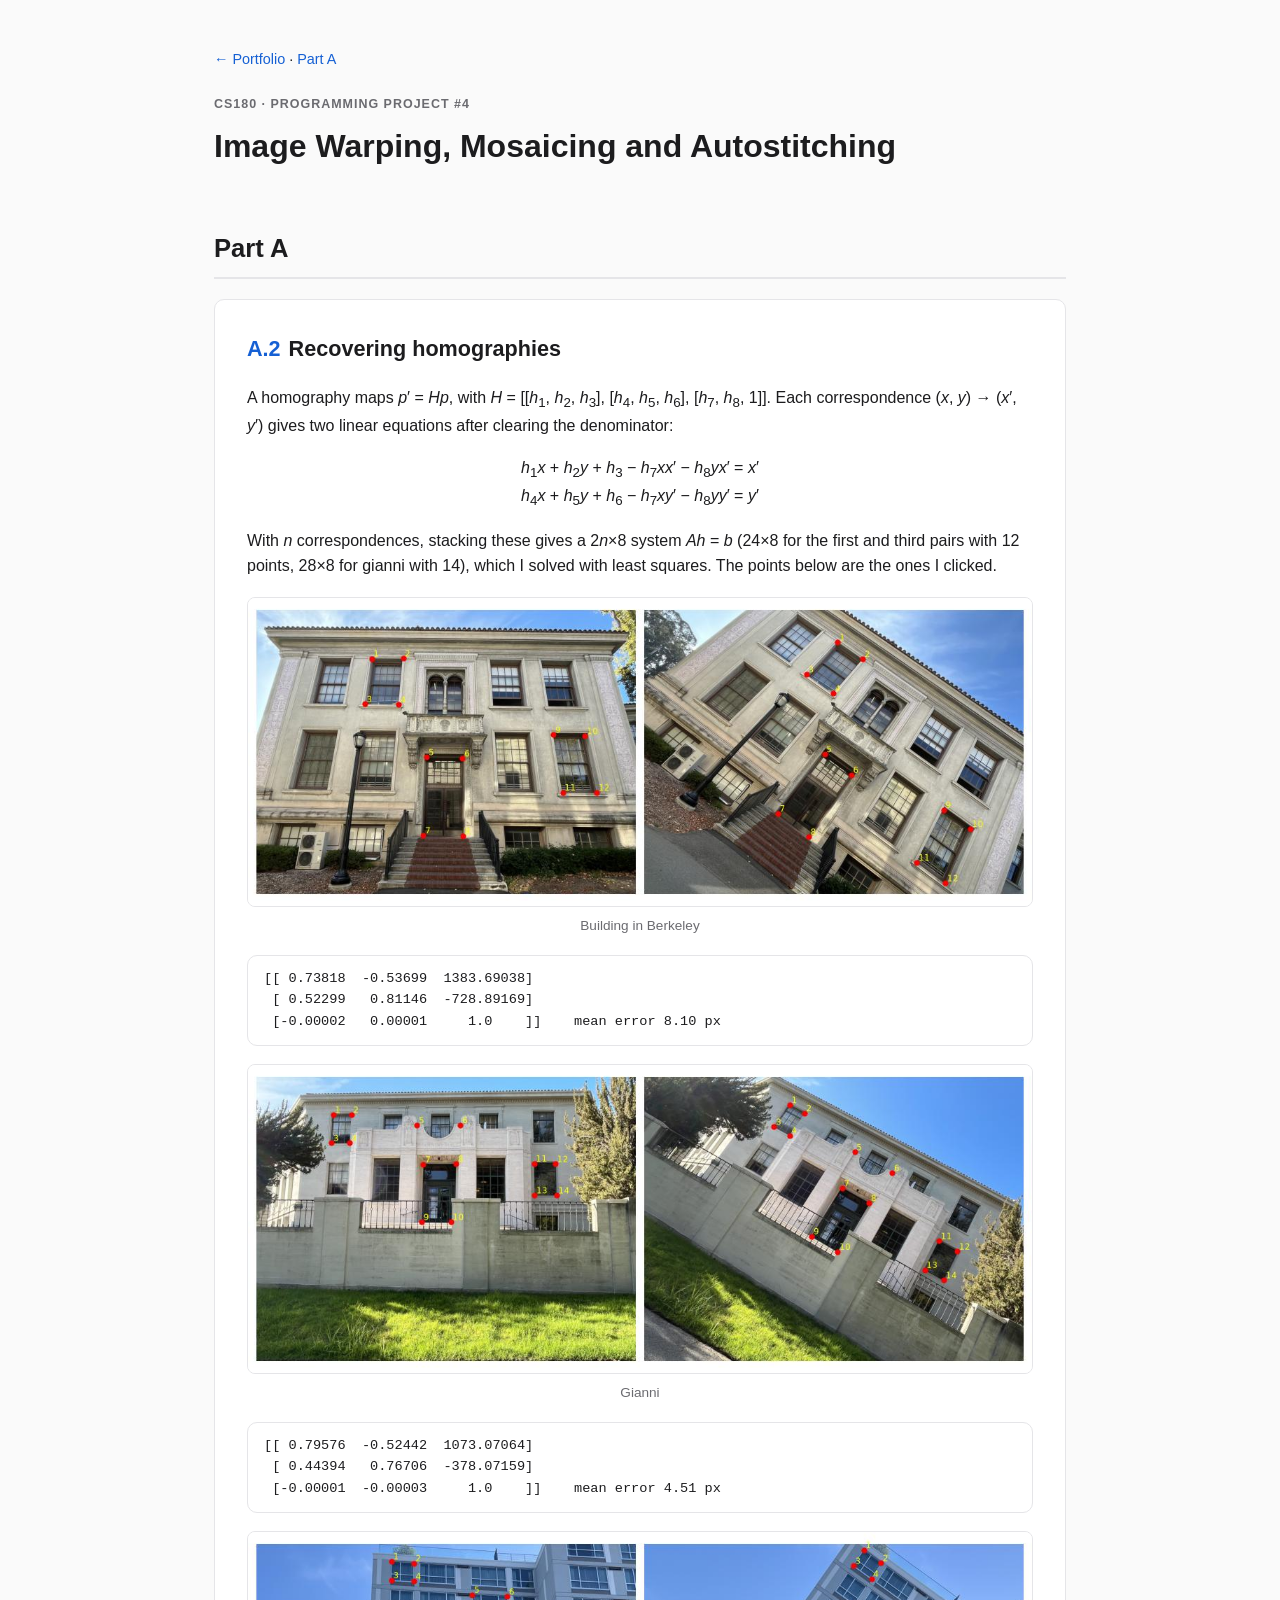
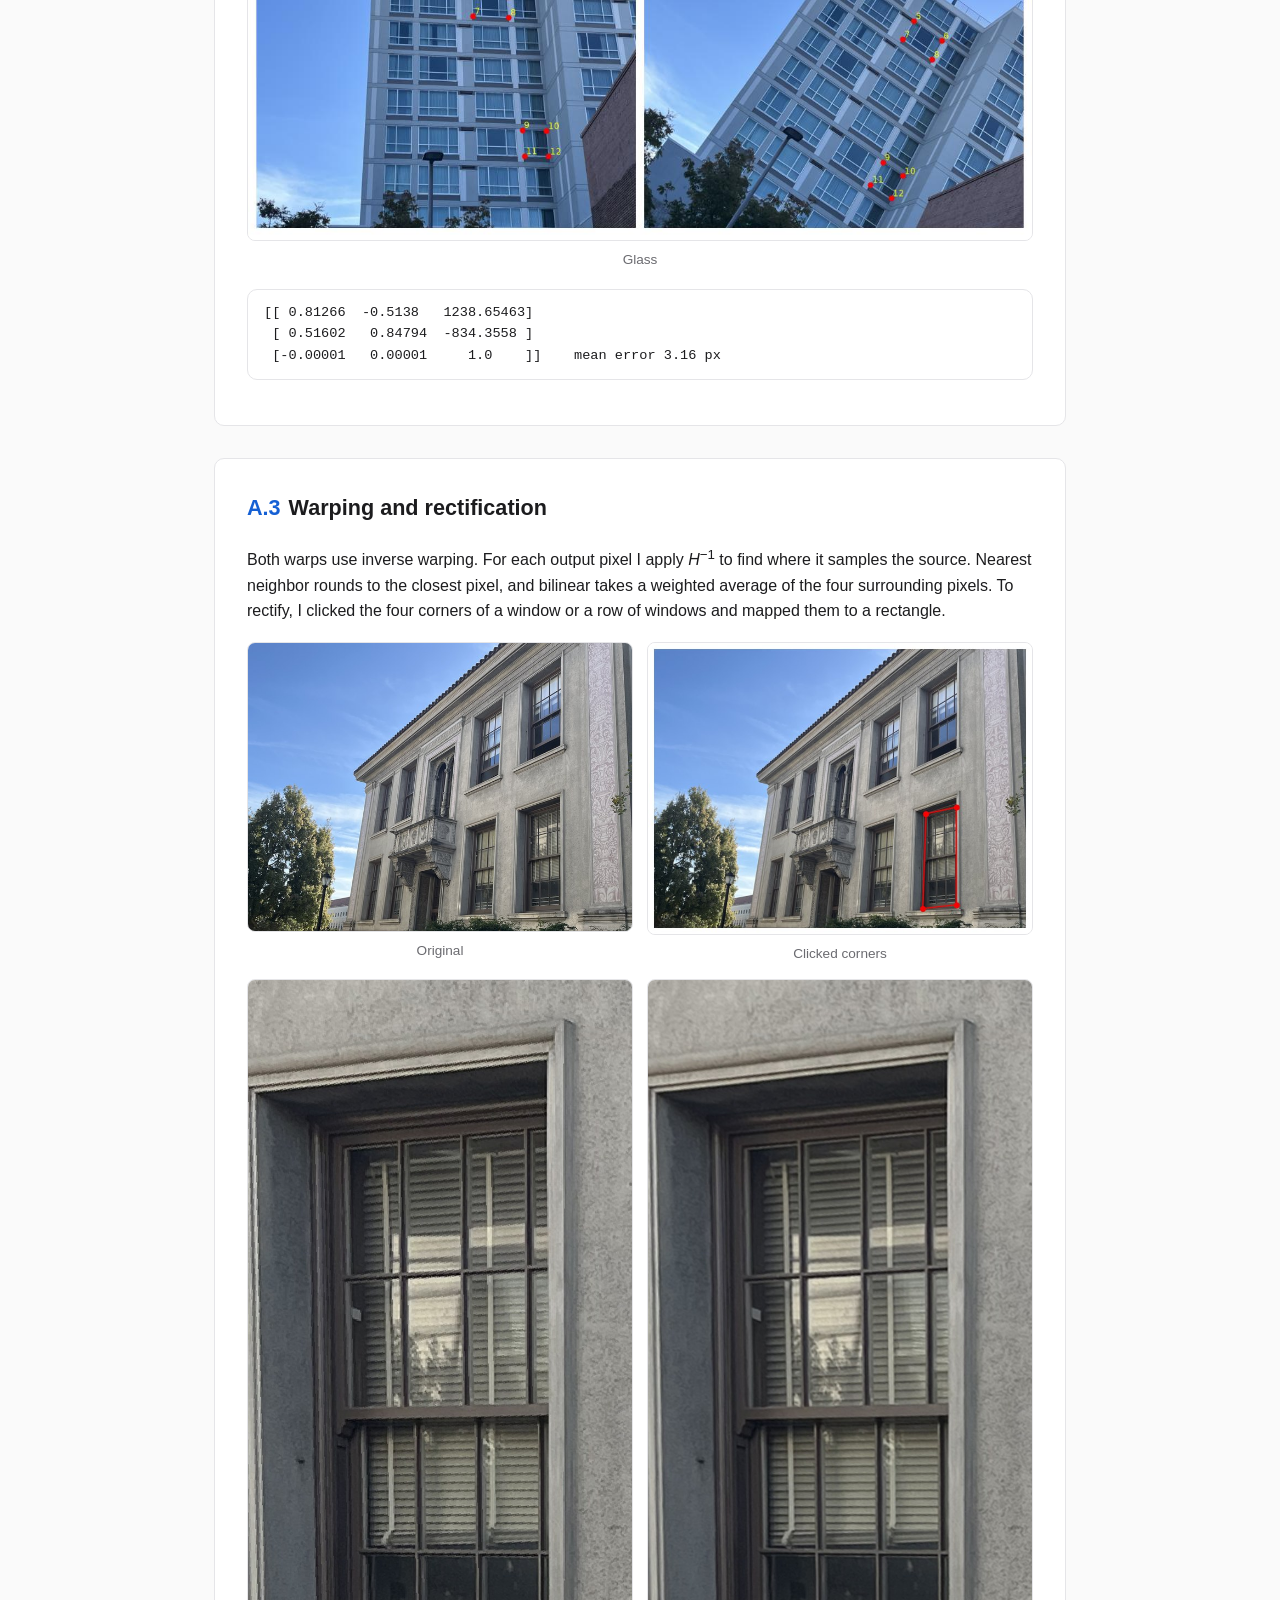
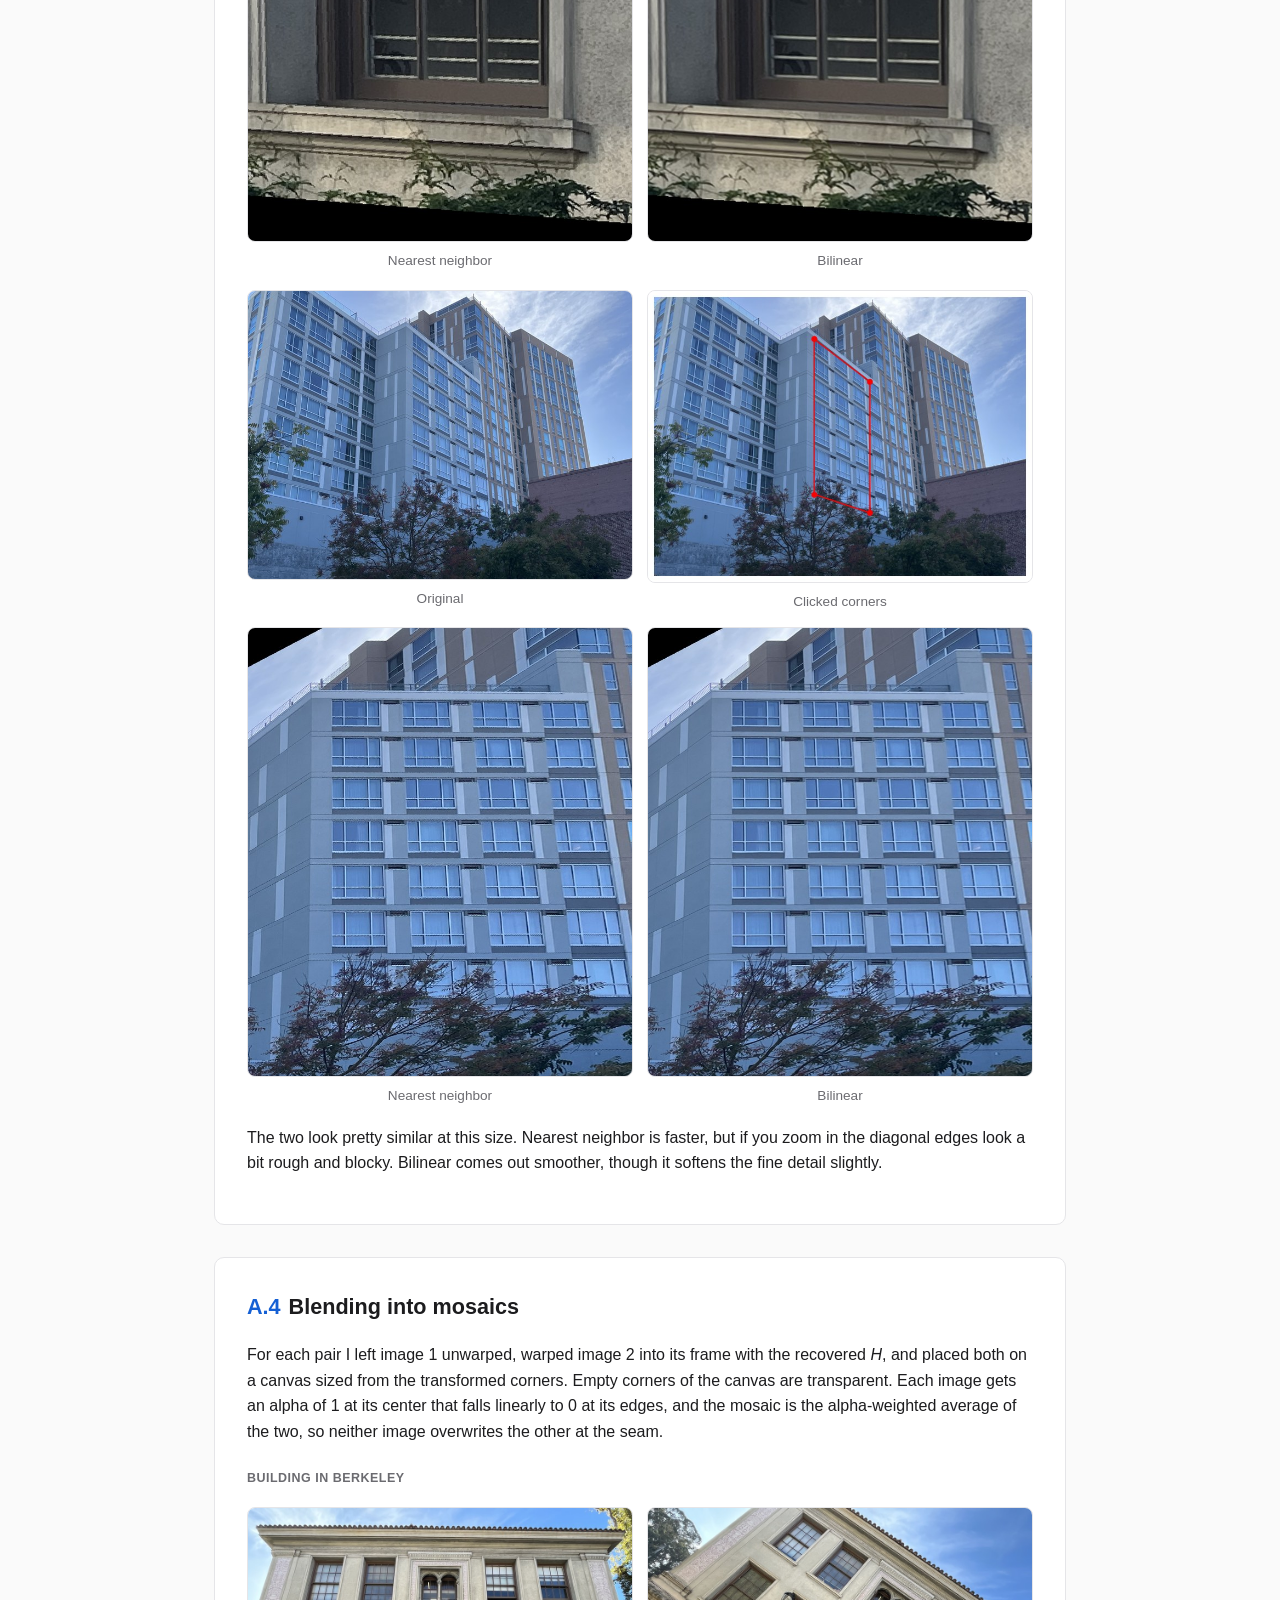
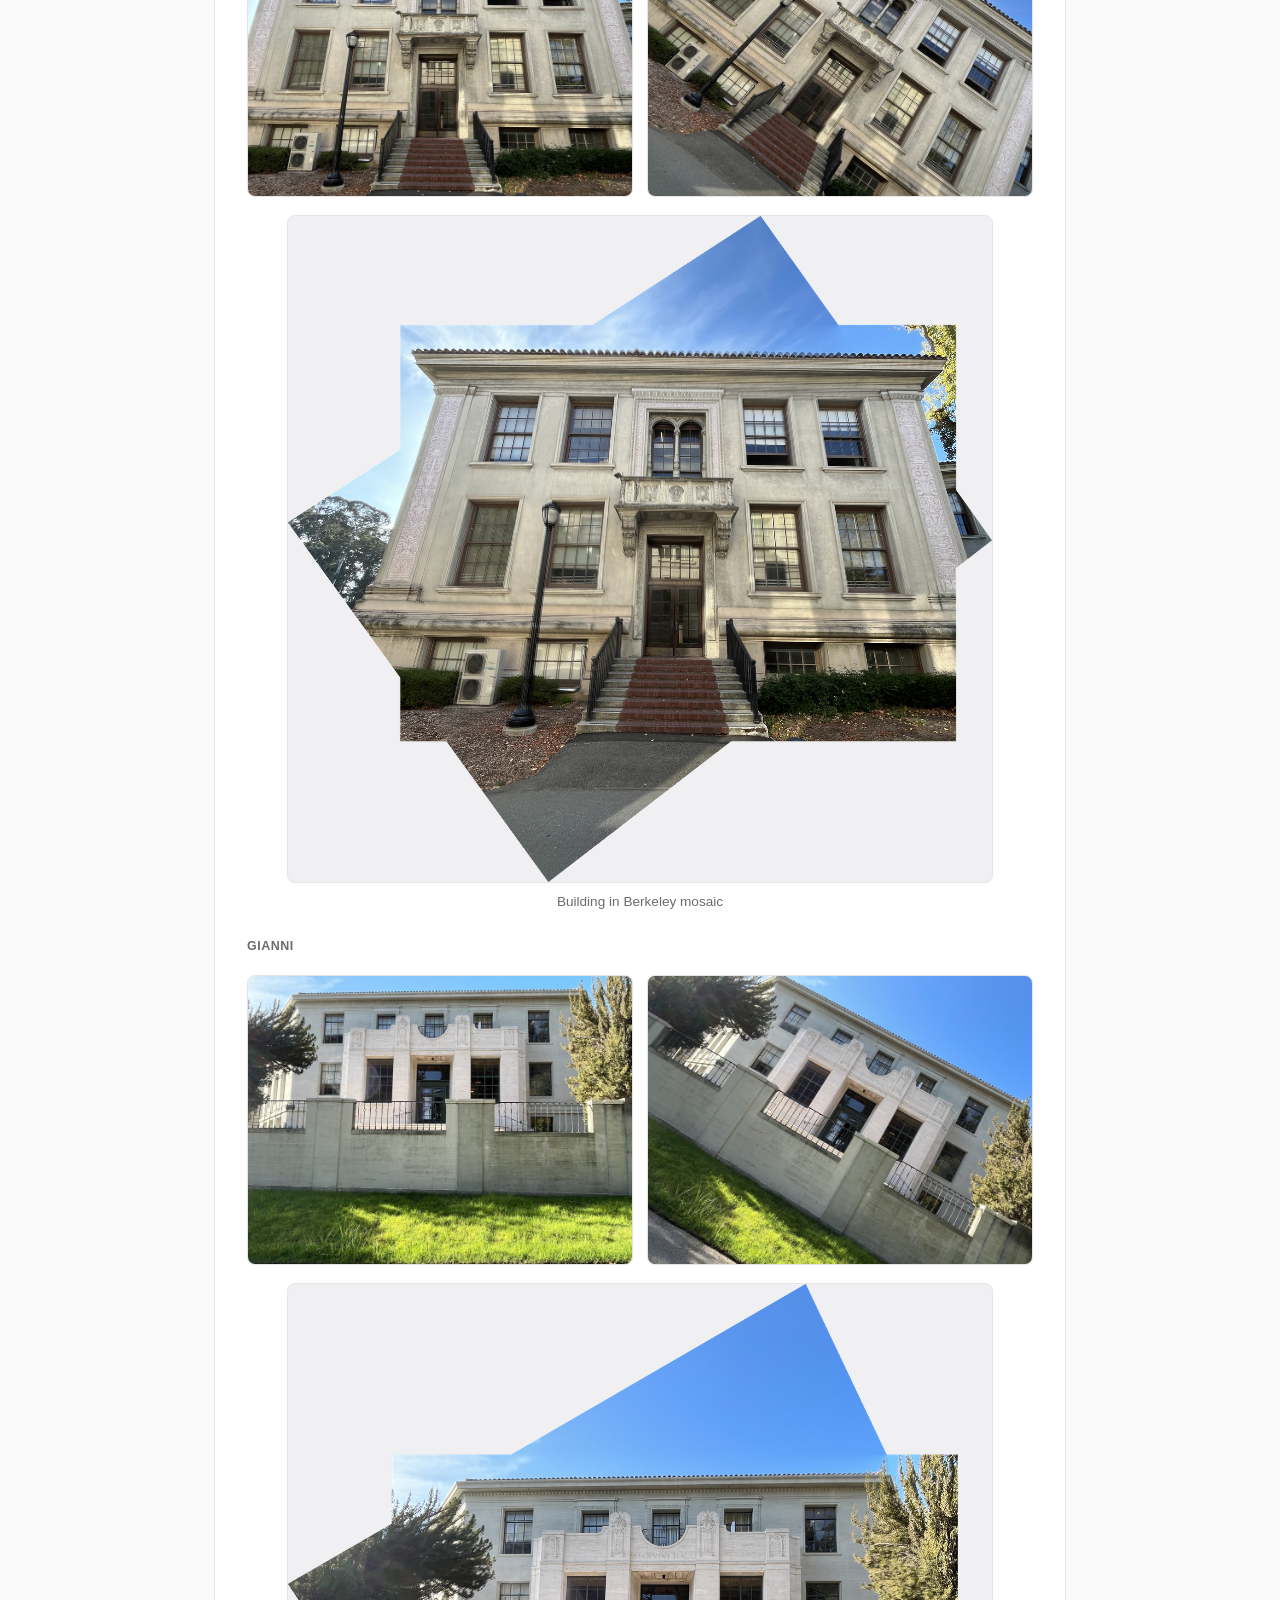
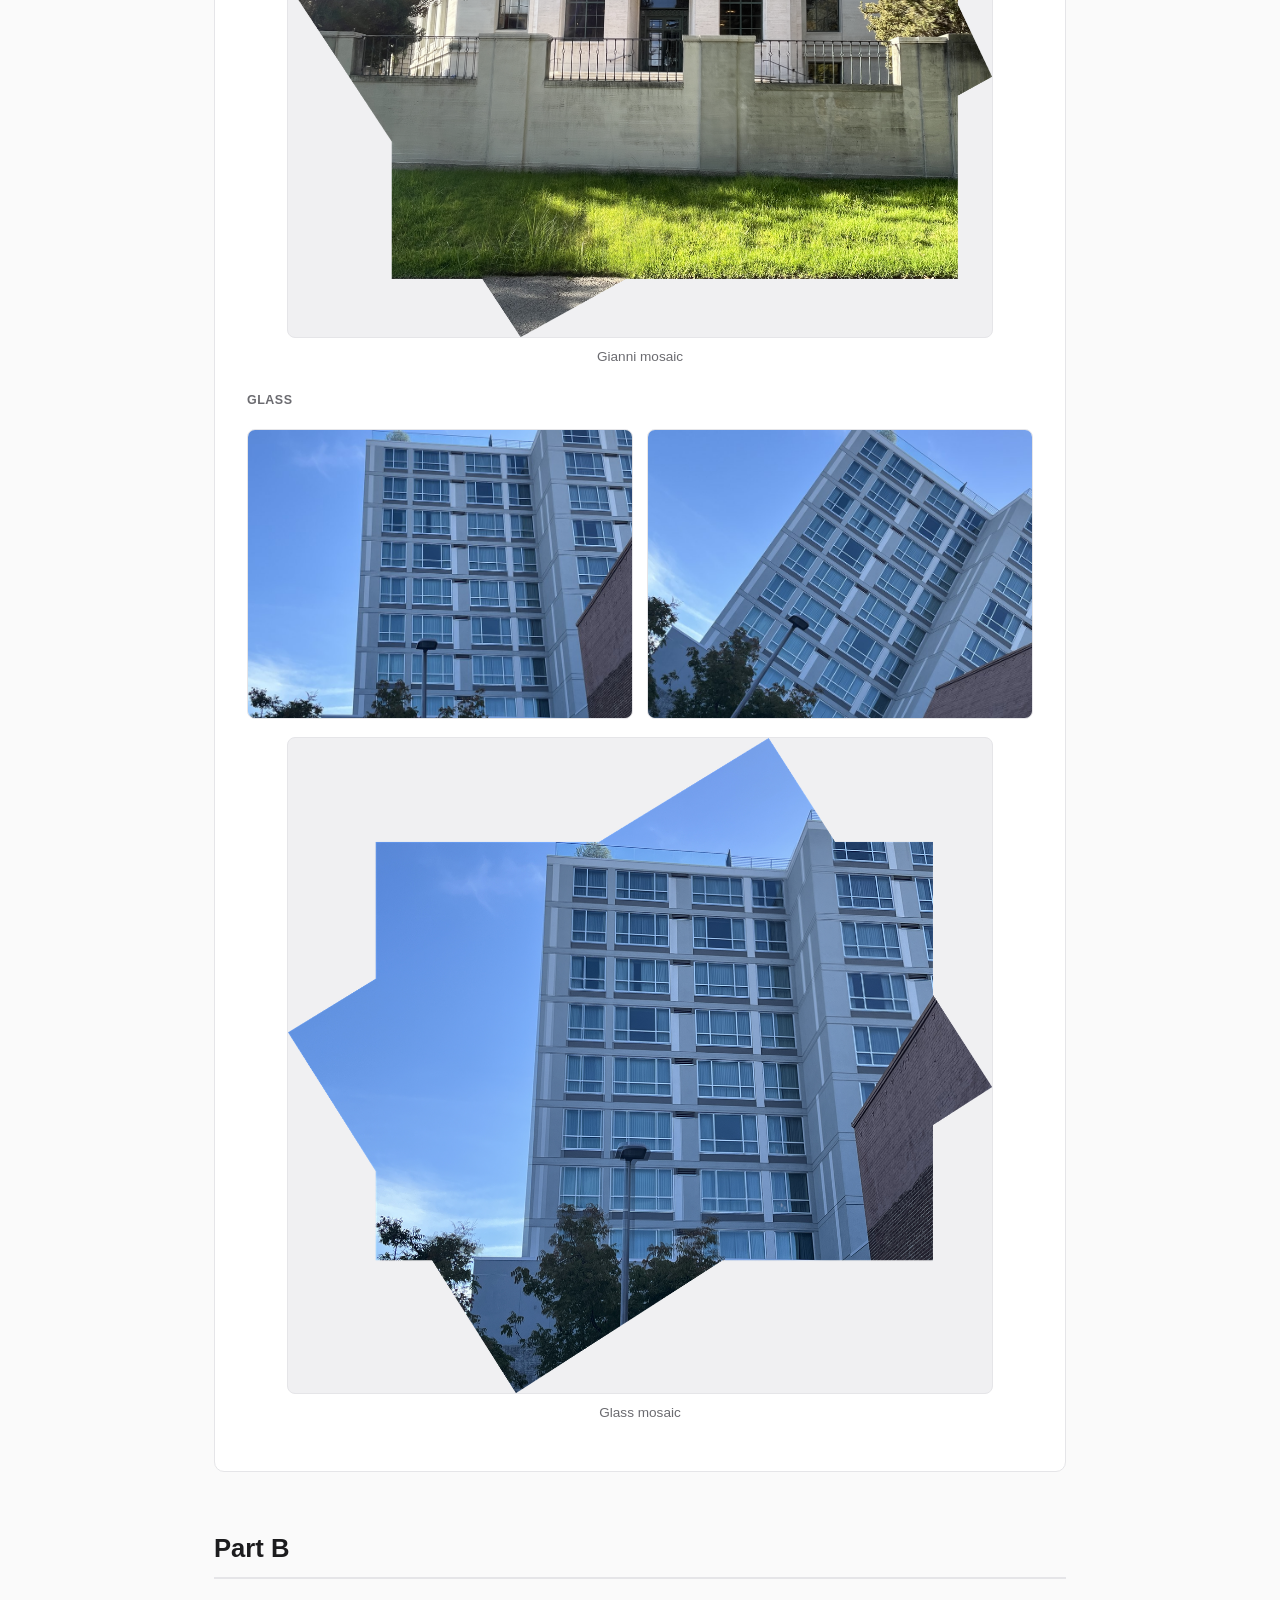
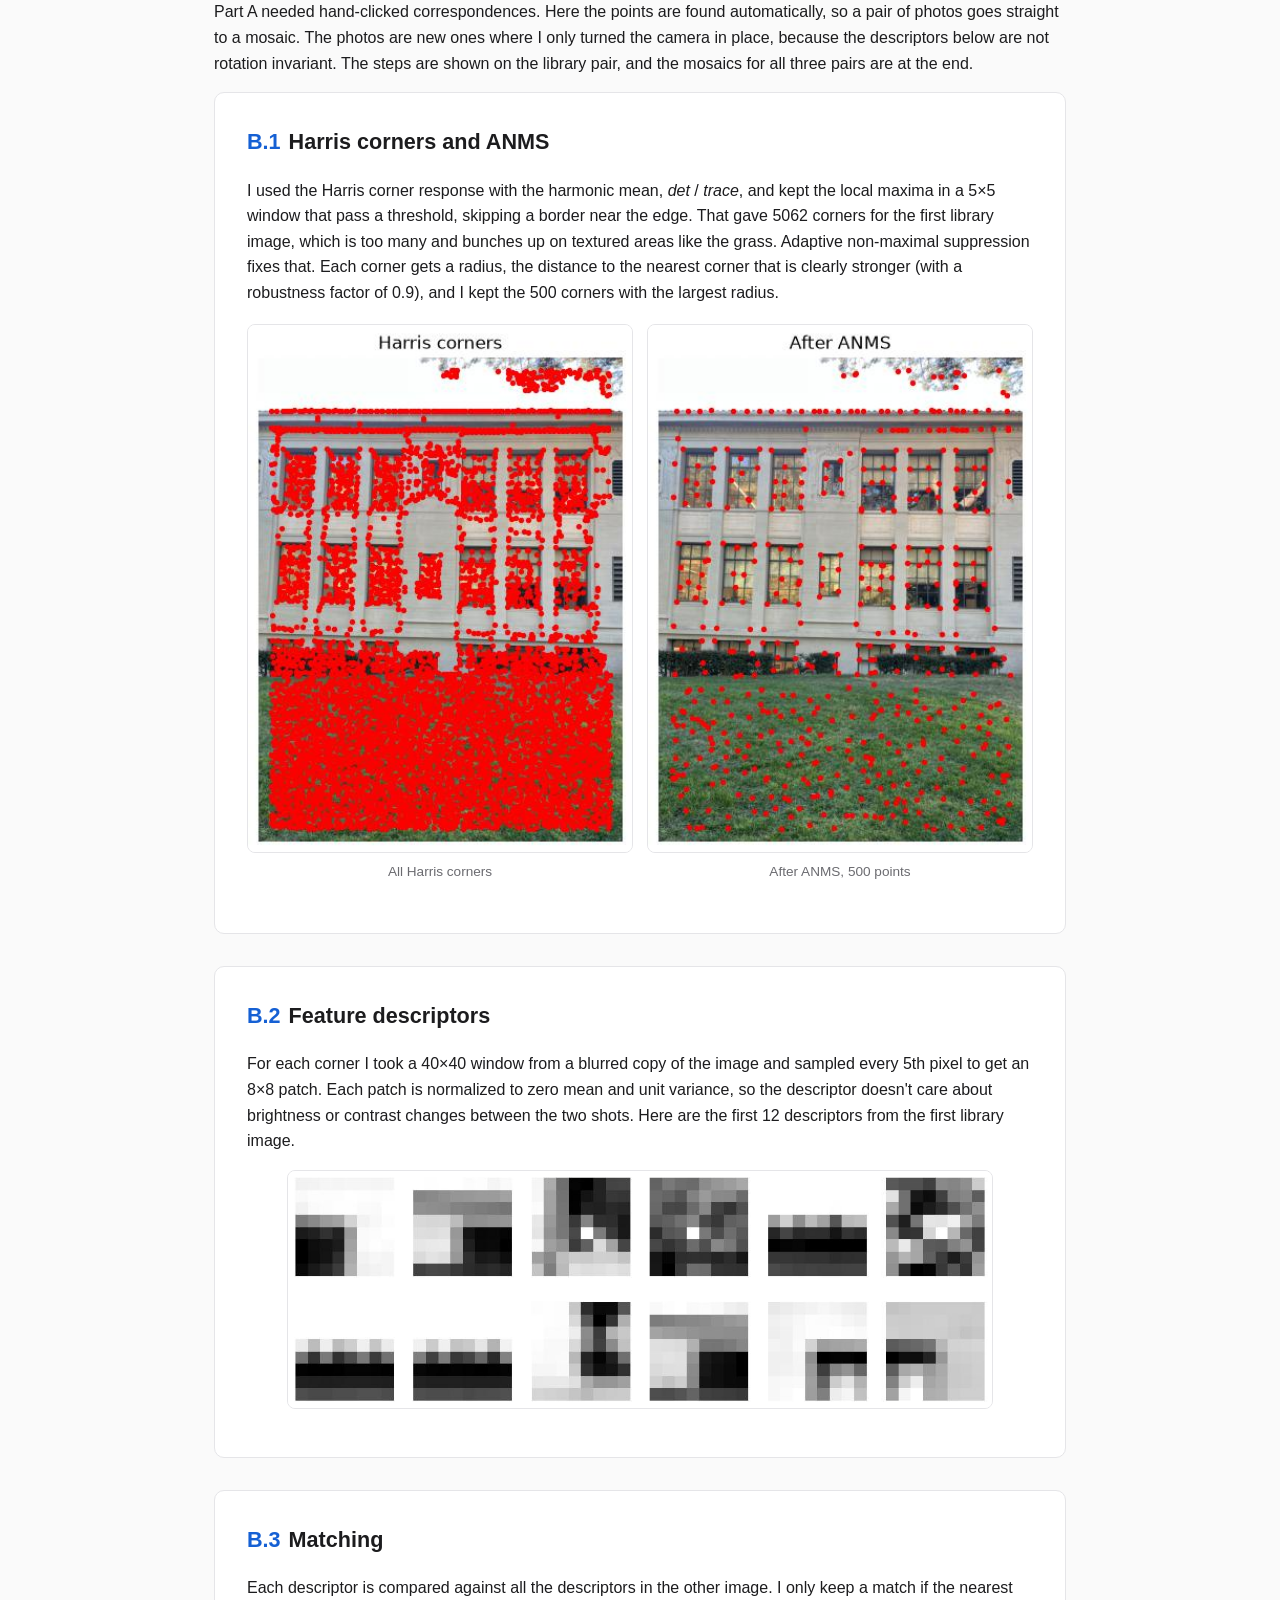
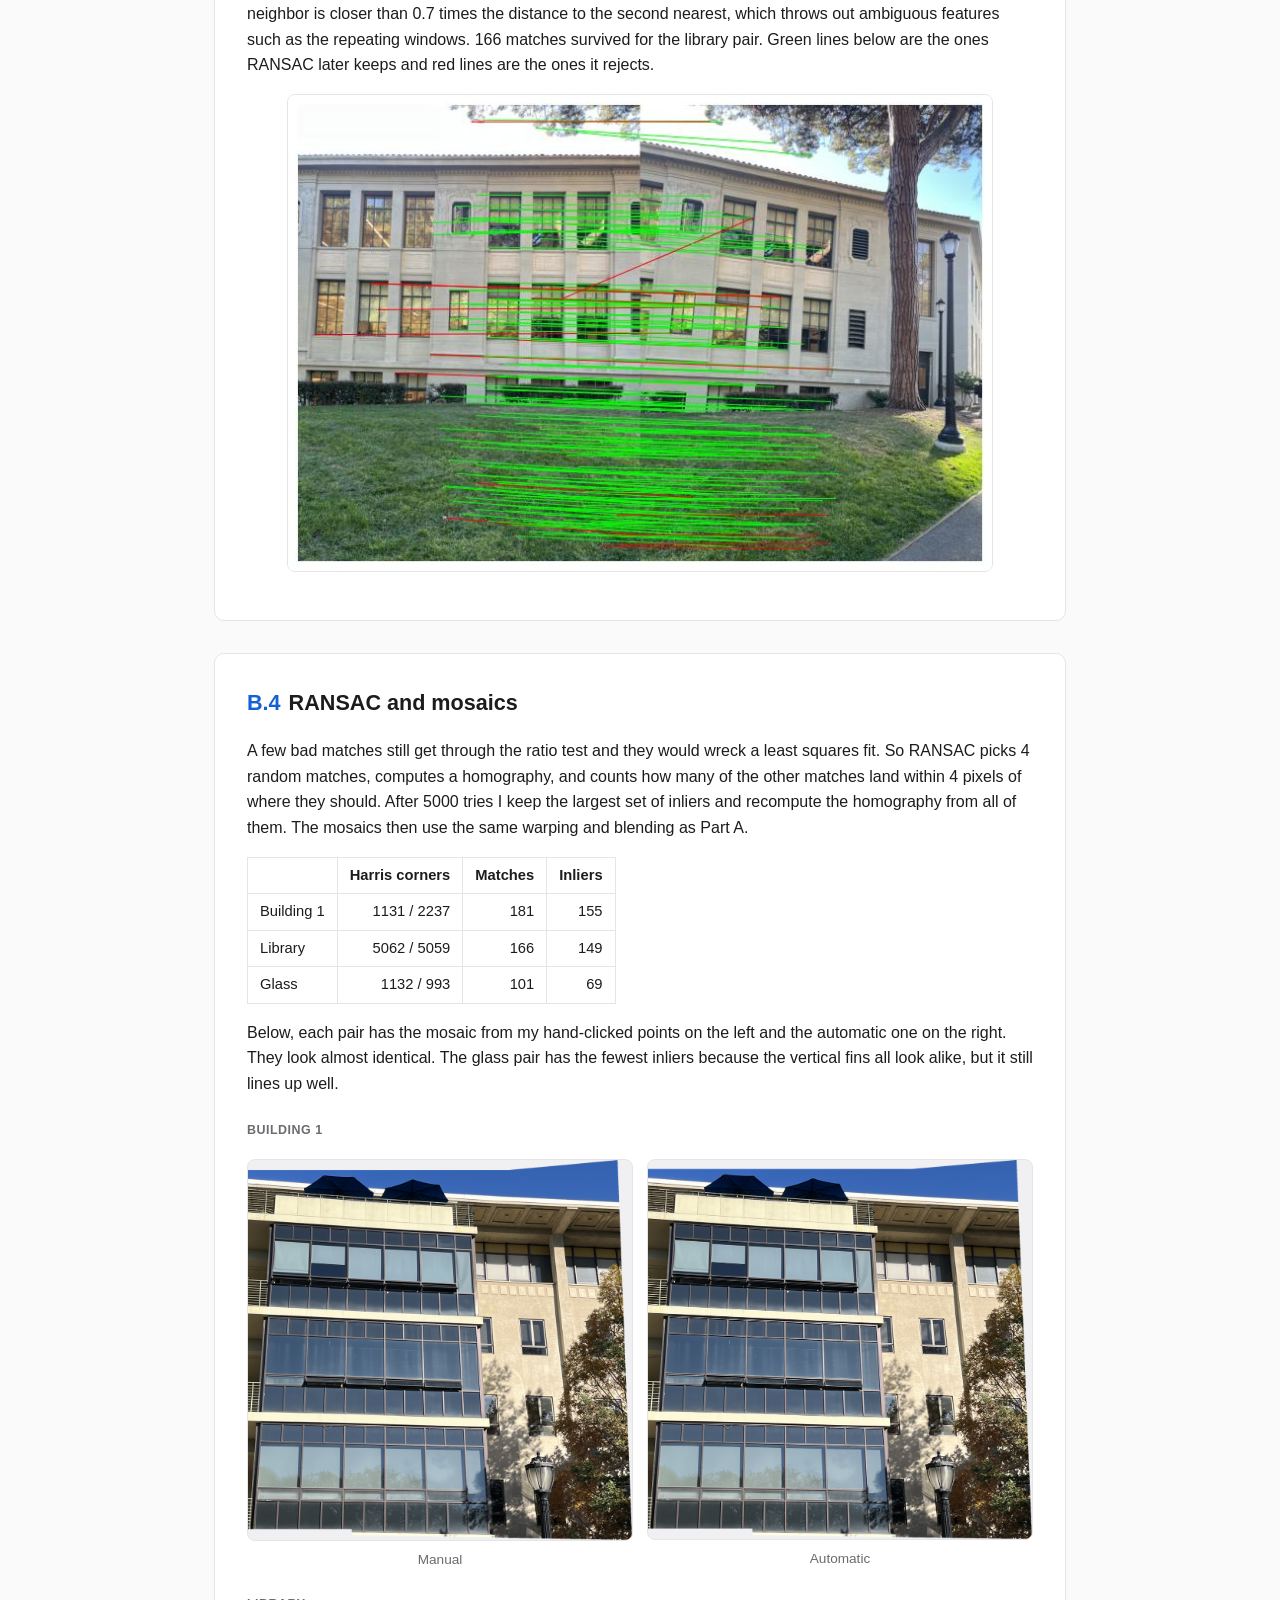
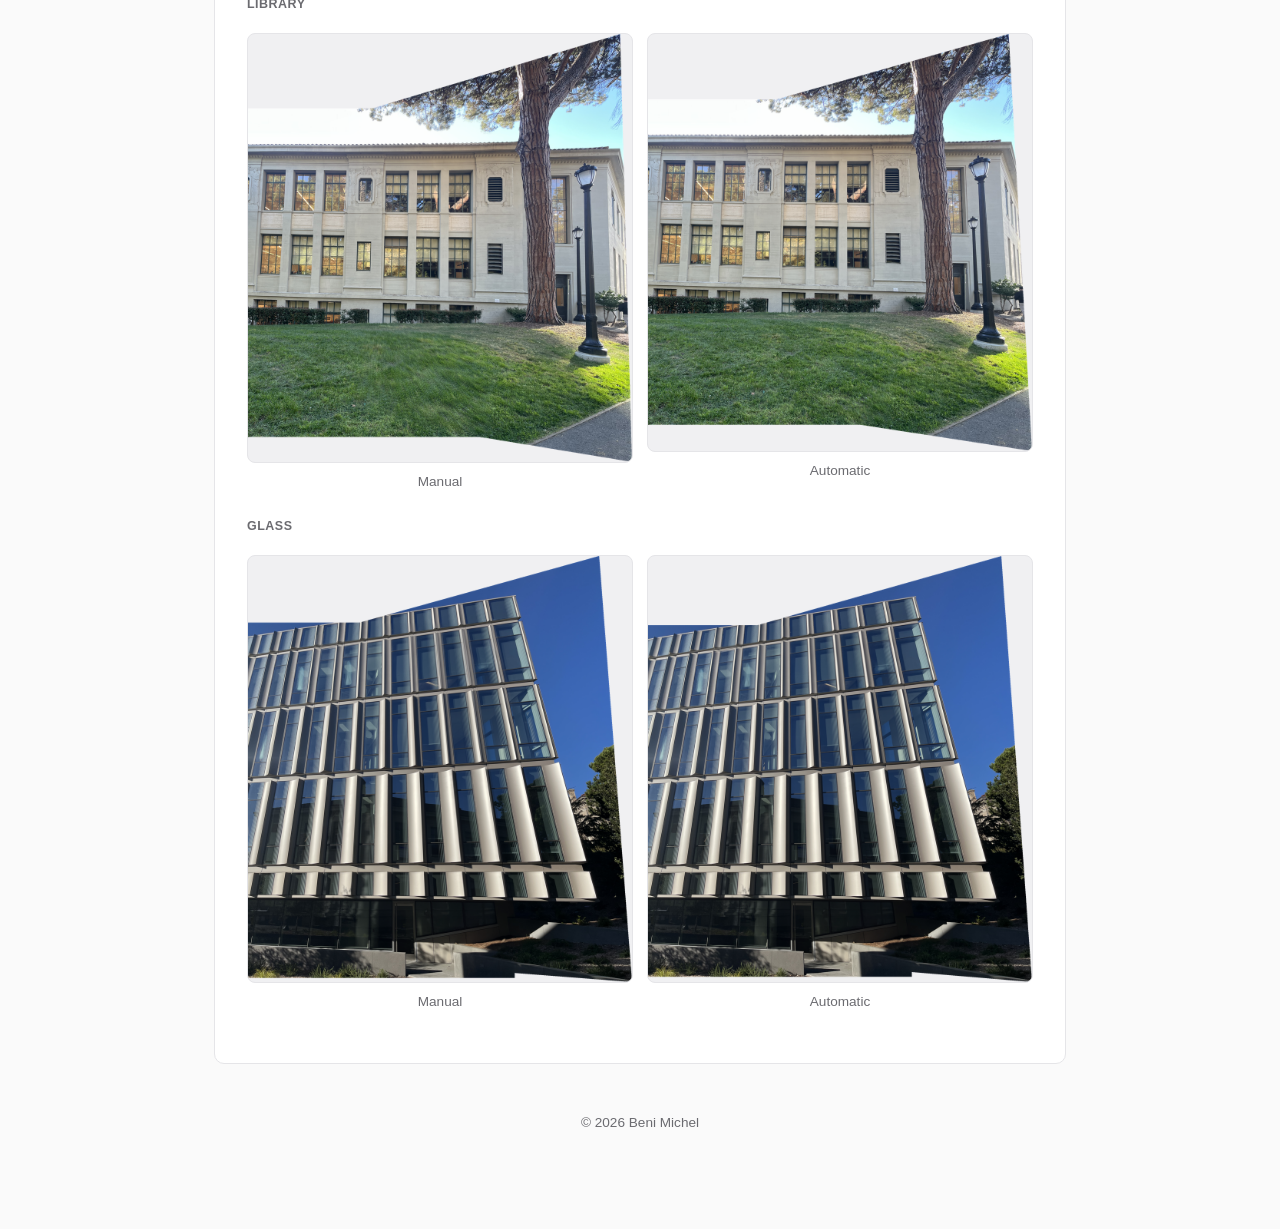
<file: proj4b/index.html>
<!DOCTYPE html>
<html lang="en">
<head>
  <meta charset="UTF-8">
  <meta name="viewport" content="width=device-width, initial-scale=1.0">
  <title>Proj4: Image Warping, Mosaicing and Autostitching</title>
  <link rel="stylesheet" href="../style.css">
  <style>
    /* proj4b-only additions */
    .grid2 {
      display: grid;
      grid-template-columns: repeat(auto-fit, minmax(260px, 1fr));
      gap: 14px;
      margin: 18px 0;
    }
    .grid2 figure { margin: 0; }
    .stack figure { margin: 18px 0; }
    .part-heading {
      font-size: 1.6rem;
      margin: 56px 0 20px;
      padding-bottom: 8px;
      border-bottom: 2px solid var(--border);
      break-after: avoid;
    }
    pre.mat {
      background: var(--panel);
      border: 1px solid var(--border);
      border-radius: var(--radius);
      padding: 12px 16px;
      overflow-x: auto;
      font-size: 0.85rem;
    }
    .eq { text-align: center; margin: 14px 0; }
    .row-label {
      font-size: 0.78rem;
      text-transform: uppercase;
      letter-spacing: 0.04em;
      color: var(--muted);
      font-weight: 600;
      margin: 24px 0 2px;
    }
    table.stats {
      border-collapse: collapse;
      margin: 14px 0;
      font-size: 0.92rem;
    }
    table.stats th, table.stats td {
      border: 1px solid var(--border);
      padding: 6px 12px;
      text-align: right;
    }
    table.stats th:first-child, table.stats td:first-child { text-align: left; }
  </style>
</head>
<body>
  <div class="wrap">
    <nav class="crumbs"><a href="../index.html">&larr; Portfolio</a> &middot; <a href="../proj4/index.html">Part A</a></nav>

    <header class="page-header">
      <div class="eyebrow">CS180 · Programming Project #4</div>
      <h1>Image Warping, Mosaicing and Autostitching</h1>
    </header>

    <h2 class="part-heading">Part A</h2>

    <!-- ================= A.2 ================= -->
    <section class="part" id="homographies">
      <h2><span class="part-label">A.2</span>Recovering homographies</h2>
      <p>
        A homography maps <i>p</i>&prime; = <i>Hp</i>, with <i>H</i> = [[<i>h</i><sub>1</sub>, <i>h</i><sub>2</sub>, <i>h</i><sub>3</sub>],
        [<i>h</i><sub>4</sub>, <i>h</i><sub>5</sub>, <i>h</i><sub>6</sub>], [<i>h</i><sub>7</sub>, <i>h</i><sub>8</sub>, 1]].
        Each correspondence (<i>x</i>, <i>y</i>) &rarr; (<i>x</i>&prime;, <i>y</i>&prime;) gives two linear equations after
        clearing the denominator:
      </p>
      <div class="eq">
        <i>h</i><sub>1</sub><i>x</i> + <i>h</i><sub>2</sub><i>y</i> + <i>h</i><sub>3</sub> &minus; <i>h</i><sub>7</sub><i>xx</i>&prime; &minus; <i>h</i><sub>8</sub><i>yx</i>&prime; = <i>x</i>&prime;<br>
        <i>h</i><sub>4</sub><i>x</i> + <i>h</i><sub>5</sub><i>y</i> + <i>h</i><sub>6</sub> &minus; <i>h</i><sub>7</sub><i>xy</i>&prime; &minus; <i>h</i><sub>8</sub><i>yy</i>&prime; = <i>y</i>&prime;
      </div>
      <p>
        With <i>n</i> correspondences, stacking these gives a 2<i>n</i>&times;8 system <i>Ah</i> = <i>b</i> (24&times;8 for the first and third pairs with 12 points, 28&times;8 for gianni with 14), which I solved with least squares. The points below are the ones I clicked.
      </p>

      <div class="stack">
        <figure><img src="../proj4/media/gatewaybuilding1_gatewaybuilding2_points.jpg" alt="first building correspondences"><figcaption>Building in Berkeley</figcaption></figure>
<pre class="mat">[[ 0.73818  -0.53699  1383.69038]
 [ 0.52299   0.81146  -728.89169]
 [-0.00002   0.00001     1.0    ]]    mean error 8.10 px</pre>
        <figure><img src="../proj4/media/giannibuilding1_giannibuilding2_points.jpg" alt="gianni correspondences"><figcaption>Gianni</figcaption></figure>
<pre class="mat">[[ 0.79576  -0.52442  1073.07064]
 [ 0.44394   0.76706  -378.07159]
 [-0.00001  -0.00003     1.0    ]]    mean error 4.51 px</pre>
        <figure><img src="../proj4/media/glassbuilding1_glassbuilding2_points.jpg" alt="glass correspondences"><figcaption>Glass</figcaption></figure>
<pre class="mat">[[ 0.81266  -0.5138   1238.65463]
 [ 0.51602   0.84794  -834.3558 ]
 [-0.00001   0.00001     1.0    ]]    mean error 3.16 px</pre>
      </div>
    </section>

    <!-- ================= A.3 ================= -->
    <section class="part" id="warp">
      <h2><span class="part-label">A.3</span>Warping and rectification</h2>
      <p>
        Both warps use inverse warping. For each output pixel I apply <i>H</i><sup>&minus;1</sup> to find where it
        samples the source. Nearest neighbor rounds to the closest pixel, and bilinear takes a weighted average of the
        four surrounding pixels. To rectify, I clicked the four corners of a window or a row of windows and mapped them
        to a rectangle.
      </p>

      <div class="grid2">
        <figure><img src="../proj4/media/sidewaysgateway.jpg" alt="gateway window original"><figcaption>Original</figcaption></figure>
        <figure><img src="../proj4/media/sidewaysgateway_points.jpg" alt="gateway window corners"><figcaption>Clicked corners</figcaption></figure>
        <figure><img src="../proj4/media/sidewaysgateway_nn.jpg" alt="gateway window nearest neighbor"><figcaption>Nearest neighbor</figcaption></figure>
        <figure><img src="../proj4/media/sidewaysgateway_bil.jpg" alt="gateway window bilinear"><figcaption>Bilinear</figcaption></figure>
      </div>

      <div class="grid2">
        <figure><img src="../proj4/media/sidewaysglass.jpg" alt="glass building original"><figcaption>Original</figcaption></figure>
        <figure><img src="../proj4/media/sidewaysglass_points.jpg" alt="glass building corners"><figcaption>Clicked corners</figcaption></figure>
        <figure><img src="../proj4/media/sidewaysglass_nn.jpg" alt="glass building nearest neighbor"><figcaption>Nearest neighbor</figcaption></figure>
        <figure><img src="../proj4/media/sidewaysglass_bil.jpg" alt="glass building bilinear"><figcaption>Bilinear</figcaption></figure>
      </div>

      <p>
        The two look pretty similar at this size. Nearest neighbor is faster, but if you zoom in the diagonal edges look a bit rough and blocky. Bilinear comes out smoother, though it softens the fine detail slightly.
      </p>
    </section>

    <!-- ================= A.4 ================= -->
    <section class="part" id="mosaics">
      <h2><span class="part-label">A.4</span>Blending into mosaics</h2>
      <p>
        For each pair I left image 1 unwarped, warped image 2 into its frame with the recovered <i>H</i>, and placed both on a
        canvas sized from the transformed corners. Empty corners of the canvas are transparent. Each image gets an alpha of 1 at its center that falls linearly to 0 at
        its edges, and the mosaic is the alpha-weighted average of the two, so neither image overwrites the other at the seam.
      </p>

      <div class="row-label">Building in Berkeley</div>
      <div class="grid2">
        <figure><img src="../proj4/media/gateway1.jpg" alt="building image 1"></figure>
        <figure><img src="../proj4/media/gateway2.jpg" alt="building image 2"></figure>
      </div>
      <figure><img src="../proj4/media/gateway_mosaic.png" alt="building mosaic"><figcaption>Building in Berkeley mosaic</figcaption></figure>

      <div class="row-label">Gianni</div>
      <div class="grid2">
        <figure><img src="../proj4/media/gianni1.jpg" alt="gianni image 1"></figure>
        <figure><img src="../proj4/media/gianni2.jpg" alt="gianni image 2"></figure>
      </div>
      <figure><img src="../proj4/media/gianni_mosaic.png" alt="gianni mosaic"><figcaption>Gianni mosaic</figcaption></figure>

      <div class="row-label">Glass</div>
      <div class="grid2">
        <figure><img src="../proj4/media/glass1.jpg" alt="glass image 1"></figure>
        <figure><img src="../proj4/media/glass2.jpg" alt="glass image 2"></figure>
      </div>
      <figure><img src="../proj4/media/glass_mosaic.png" alt="glass mosaic"><figcaption>Glass mosaic</figcaption></figure>
    </section>

    <h2 class="part-heading">Part B</h2>

    <p>
      Part A needed hand-clicked correspondences. Here the points are found automatically, so a pair of photos goes straight to a mosaic.
      The photos are new ones where I only turned the camera in place, because the descriptors below are not rotation invariant. The steps are shown on the library pair, and the mosaics for all three pairs are at the end.
    </p>

    <!-- ================= B.1 ================= -->
    <section class="part" id="harris">
      <h2><span class="part-label">B.1</span>Harris corners and ANMS</h2>
      <p>
        I used the Harris corner response with the harmonic mean, <i>det</i> / <i>trace</i>, and kept the local maxima in a 5&times;5 window that pass a threshold, skipping a border near the edge.
        That gave 5062 corners for the first library image, which is too many and bunches up on textured areas like the grass.
        Adaptive non-maximal suppression fixes that. Each corner gets a radius, the distance to the nearest corner that is clearly stronger (with a robustness factor of 0.9), and I kept the 500 corners with the largest radius.
      </p>
      <div class="grid2">
        <figure><img src="media/library_harris.jpg" alt="harris corners"><figcaption>All Harris corners</figcaption></figure>
        <figure><img src="media/library_anms.jpg" alt="harris corners after anms"><figcaption>After ANMS, 500 points</figcaption></figure>
      </div>
    </section>

    <!-- ================= B.2 ================= -->
    <section class="part" id="descriptors">
      <h2><span class="part-label">B.2</span>Feature descriptors</h2>
      <p>
        For each corner I took a 40&times;40 window from a blurred copy of the image and sampled every 5th pixel to get an 8&times;8 patch.
        Each patch is normalized to zero mean and unit variance, so the descriptor doesn't care about brightness or contrast changes between the two shots. Here are the first 12 descriptors from the first library image.
      </p>
      <figure><img src="media/library_descriptors.jpg" alt="feature descriptors"></figure>
    </section>

    <!-- ================= B.3 ================= -->
    <section class="part" id="matching">
      <h2><span class="part-label">B.3</span>Matching</h2>
      <p>
        Each descriptor is compared against all the descriptors in the other image. I only keep a match if the nearest neighbor is closer than 0.7 times the distance to the second nearest, which throws out ambiguous features such as the repeating windows.
        166 matches survived for the library pair. Green lines below are the ones RANSAC later keeps and red lines are the ones it rejects.
      </p>
      <figure><img src="media/library_matches.jpg" alt="matches between the library images"></figure>
    </section>

    <!-- ================= B.4 ================= -->
    <section class="part" id="ransac">
      <h2><span class="part-label">B.4</span>RANSAC and mosaics</h2>
      <p>
        A few bad matches still get through the ratio test and they would wreck a least squares fit. So RANSAC picks 4 random matches, computes a homography, and counts how many of the other matches land within 4 pixels of where they should.
        After 5000 tries I keep the largest set of inliers and recompute the homography from all of them. The mosaics then use the same warping and blending as Part A.
      </p>
      <table class="stats">
        <tr><th></th><th>Harris corners</th><th>Matches</th><th>Inliers</th></tr>
        <tr><td>Building 1</td><td>1131 / 2237</td><td>181</td><td>155</td></tr>
        <tr><td>Library</td><td>5062 / 5059</td><td>166</td><td>149</td></tr>
        <tr><td>Glass</td><td>1132 / 993</td><td>101</td><td>69</td></tr>
      </table>
      <p>
        Below, each pair has the mosaic from my hand-clicked points on the left and the automatic one on the right. They look almost identical.
        The glass pair has the fewest inliers because the vertical fins all look alike, but it still lines up well.
      </p>

      <div class="row-label">Building 1</div>
      <div class="grid2">
        <figure><img src="media/building1_manual.png" alt="building 1 manual mosaic"><figcaption>Manual</figcaption></figure>
        <figure><img src="media/building1_auto.png" alt="building 1 automatic mosaic"><figcaption>Automatic</figcaption></figure>
      </div>

      <div class="row-label">Library</div>
      <div class="grid2">
        <figure><img src="media/library_manual.png" alt="library manual mosaic"><figcaption>Manual</figcaption></figure>
        <figure><img src="media/library_auto.png" alt="library automatic mosaic"><figcaption>Automatic</figcaption></figure>
      </div>

      <div class="row-label">Glass</div>
      <div class="grid2">
        <figure><img src="media/glass_manual.png" alt="glass manual mosaic"><figcaption>Manual</figcaption></figure>
        <figure><img src="media/glass_auto.png" alt="glass automatic mosaic"><figcaption>Automatic</figcaption></figure>
      </div>
    </section>

    <footer class="page-footer">
      &copy; 2026 Beni Michel
    </footer>
  </div>
</body>
</html>
</file>
<file: style.css>
:root {
  --bg: #fafafa;
  --panel: #ffffff;
  --text: #1c1c1e;
  --muted: #6b6b70;
  --accent: #1560d4;
  --border: #e5e5e8;
  --radius: 10px;
  --maxw: 900px;
}

* {
  box-sizing: border-box;
}

body {
  margin: 0;
  font-family: -apple-system, BlinkMacSystemFont, "Segoe UI", Roboto, Helvetica, Arial, sans-serif;
  background: var(--bg);
  color: var(--text);
  line-height: 1.6;
}

.wrap {
  max-width: var(--maxw);
  margin: 0 auto;
  padding: 48px 24px 96px;
}

header.page-header {
  margin-bottom: 48px;
}

header.page-header .eyebrow {
  text-transform: uppercase;
  letter-spacing: 0.08em;
  font-size: 0.78rem;
  color: var(--muted);
  font-weight: 600;
}

header.page-header h1 {
  font-size: 2rem;
  margin: 6px 0 8px;
}

header.page-header .meta {
  color: var(--muted);
  font-size: 0.95rem;
}

nav.crumbs {
  font-size: 0.9rem;
  margin-bottom: 24px;
}

nav.crumbs a {
  color: var(--accent);
  text-decoration: none;
}

nav.crumbs a:hover {
  text-decoration: underline;
}

section.part {
  background: var(--panel);
  border: 1px solid var(--border);
  border-radius: var(--radius);
  padding: 32px;
  margin-bottom: 32px;
}

section.part h2 {
  margin-top: 0;
  font-size: 1.35rem;
}

section.part h2 .part-label {
  color: var(--accent);
  font-weight: 700;
  margin-right: 8px;
}

.figure-row {
  display: flex;
  gap: 16px;
  flex-wrap: wrap;
  margin: 20px 0;
}

.figure-row figure {
  flex: 1 1 280px;
  margin: 0;
}

figure img,
figure video {
  width: 100%;
  height: auto;
  display: block;
  border-radius: 8px;
  border: 1px solid var(--border);
  background: #f0f0f2;
}

figcaption {
  margin-top: 8px;
  font-size: 0.85rem;
  color: var(--muted);
  text-align: center;
}

.placeholder {
  width: 100%;
  aspect-ratio: 4 / 3;
  border-radius: 8px;
  border: 2px dashed var(--border);
  background: #f5f5f7;
  display: flex;
  align-items: center;
  justify-content: center;
  color: var(--muted);
  font-size: 0.85rem;
  text-align: center;
  padding: 16px;
}

.discuss {
  margin-top: 16px;
  padding: 16px 18px;
  background: #f5f8fe;
  border-left: 3px solid var(--accent);
  border-radius: 4px;
  font-size: 0.95rem;
}

.discuss strong {
  display: block;
  margin-bottom: 4px;
  color: var(--accent);
  font-size: 0.85rem;
  text-transform: uppercase;
  letter-spacing: 0.04em;
}

.project-list {
  list-style: none;
  padding: 0;
  margin: 0;
}

.project-list li {
  border: 1px solid var(--border);
  background: var(--panel);
  border-radius: var(--radius);
  padding: 20px 24px;
  margin-bottom: 14px;
}

.project-list a {
  color: var(--text);
  text-decoration: none;
  font-weight: 600;
  font-size: 1.1rem;
}

.project-list a:hover {
  color: var(--accent);
}

.project-list .desc {
  color: var(--muted);
  font-size: 0.92rem;
  margin-top: 4px;
}

footer.page-footer {
  margin-top: 48px;
  color: var(--muted);
  font-size: 0.85rem;
  text-align: center;
}
</file>
